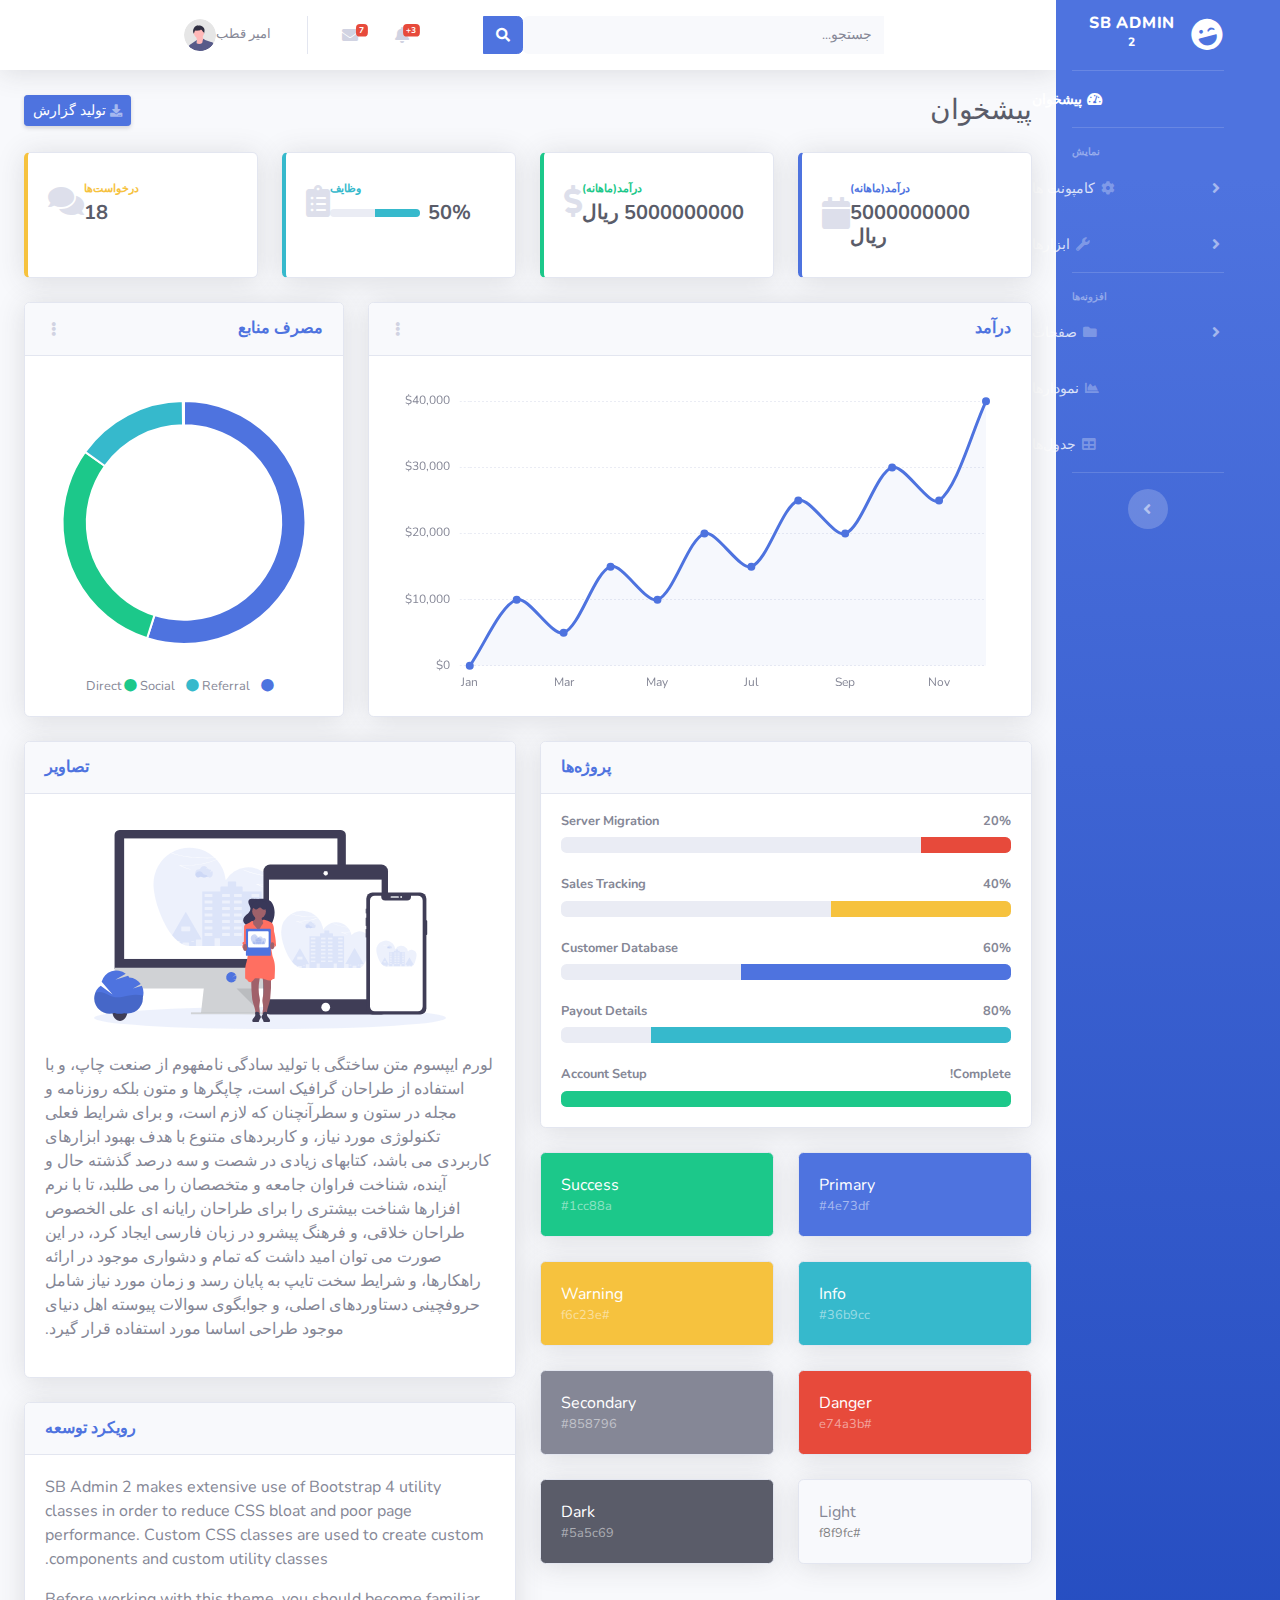
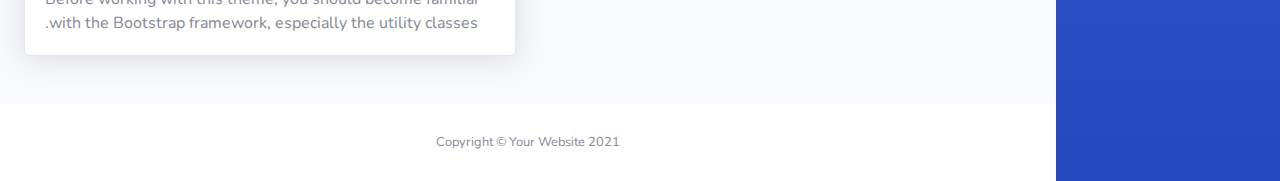
<file: index.html>
<!DOCTYPE html>
<html lang="en">

<head>

    <meta charset="utf-8">
    <meta http-equiv="X-UA-Compatible" content="IE=edge">
    <meta name="viewport" content="width=device-width, initial-scale=1, shrink-to-fit=no">
    <meta name="description" content="">
    <meta name="author" content="">

    <title>SB Admin 2 - Dashboard</title>

    <!-- Custom fonts for this template-->
    <link href="vendor/fontawesome-free/css/all.min.css" rel="stylesheet" type="text/css">
    <link
        href="https://fonts.googleapis.com/css?family=Nunito:200,200i,300,300i,400,400i,600,600i,700,700i,800,800i,900,900i"
        rel="stylesheet">

    <!-- Custom styles for this template-->
    <link href="css/sb-admin-2.css" rel="stylesheet">

</head>

<body id="page-top" dir="rtl">

    <!-- Page Wrapper -->
    <div id="wrapper">

        <!-- Sidebar -->
        <ul class="navbar-nav bg-gradient-primary sidebar sidebar-dark accordion" id="accordionSidebar">

            <!-- Sidebar - Brand -->
            <a class="sidebar-brand d-flex align-items-center justify-content-center" href="index.html">
                <div class="sidebar-brand-icon rotate-n-15">
                    <i class="fas fa-laugh-wink"></i>
                </div>
                <div class="sidebar-brand-text mx-3">SB Admin <sup>2</sup></div>
            </a>

            <!-- Divider -->
            <hr class="sidebar-divider my-0">

            <!-- Nav Item - Dashboard -->
            <li class="nav-item active">
                <a class="nav-link" href="index.html">
                    <i class="fas fa-fw fa-tachometer-alt"></i>
                    <span>پیشخوان</span></a>
            </li>

            <!-- Divider -->
            <hr class="sidebar-divider">

            <!-- Heading -->
            <div class="sidebar-heading">
                نمایش
            </div>

            <!-- Nav Item - Pages Collapse Menu -->
            <li class="nav-item">
                <a class="nav-link collapsed" href="#" data-toggle="collapse" data-target="#collapseTwo"
                    aria-expanded="true" aria-controls="collapseTwo">
                    <i class="fas fa-fw fa-cog"></i>
                    <span>کامپونت ها</span>
                </a>
                <div id="collapseTwo" class="collapse" aria-labelledby="headingTwo" data-parent="#accordionSidebar">
                    <div class="bg-white py-2 collapse-inner rounded">
                        <h6 class="collapse-header">کامپوننت‌های سفارشی:</h6>
                        <a class="collapse-item" href="buttons.html">دکمه‌ها</a>
                        <a class="collapse-item" href="cards.html">کاردها</a>
                    </div>
                </div>
            </li>

            <!-- Nav Item - Utilities Collapse Menu -->
            <li class="nav-item">
                <a class="nav-link collapsed" href="#" data-toggle="collapse" data-target="#collapseUtilities"
                    aria-expanded="true" aria-controls="collapseUtilities">
                    <i class="fas fa-fw fa-wrench"></i>
                    <span>ابزارها</span>
                </a>
                <div id="collapseUtilities" class="collapse" aria-labelledby="headingUtilities"
                    data-parent="#accordionSidebar">
                    <div class="bg-white py-2 collapse-inner rounded">
                        <h6 class="collapse-header">ابزارهای سفارشی:</h6>
                        <a class="collapse-item" href="utilities-color.html">رنگ‌ها</a>
                        <a class="collapse-item" href="utilities-border.html">حاشیه‌ها</a>
                        <a class="collapse-item" href="utilities-animation.html">انیمیشن‌ها</a>
                        <a class="collapse-item" href="utilities-other.html">دیگر</a>
                    </div>
                </div>
            </li>

            <!-- Divider -->
            <hr class="sidebar-divider">

            <!-- Heading -->
            <div class="sidebar-heading">
                افزونه‌ها
            </div>

            <!-- Nav Item - Pages Collapse Menu -->
            <li class="nav-item">
                <a class="nav-link collapsed" href="#" data-toggle="collapse" data-target="#collapsePages"
                    aria-expanded="true" aria-controls="collapsePages">
                    <i class="fas fa-fw fa-folder"></i>
                    <span>صفحات</span>
                </a>
                <div id="collapsePages" class="collapse" aria-labelledby="headingPages" data-parent="#accordionSidebar">
                    <div class="bg-white py-2 collapse-inner rounded">
                        <h6 class="collapse-header">صفحات ورود:</h6>
                        <a class="collapse-item" href="login.html">ورود</a>
                        <a class="collapse-item" href="register.html">ثبت نام</a>
                        <a class="collapse-item" href="forgot-password.html">فراموشی رمز عبور</a>
                        <div class="collapse-divider"></div>
                        <h6 class="collapse-header">صفحات دیگر:</h6>
                        <a class="collapse-item" href="404.html">404 صفحه</a>
                        <a class="collapse-item" href="blank.html">صفحه خالی</a>
                    </div>
                </div>
            </li>

            <!-- Nav Item - Charts -->
            <li class="nav-item">
                <a class="nav-link" href="charts.html">
                    <i class="fas fa-fw fa-chart-area"></i>
                    <span>نمودار‌ها</span></a>
            </li>

            <!-- Nav Item - Tables -->
            <li class="nav-item">
                <a class="nav-link" href="tables.html">
                    <i class="fas fa-fw fa-table"></i>
                    <span>جدول‌ها</span></a>
            </li>

            <!-- Divider -->
            <hr class="sidebar-divider d-none d-md-block">

            <!-- Sidebar Toggler (Sidebar) -->
            <div class="text-center d-none d-md-inline">
                <button class="rounded-circle border-0" id="sidebarToggle"></button>
            </div>
        </ul>
        <!-- End of Sidebar -->

        <!-- Content Wrapper -->
        <div id="content-wrapper" class="d-flex flex-column">

            <!-- Main Content -->
            <div id="content">

                <!-- Topbar -->
                <nav class="navbar navbar-expand navbar-light bg-white topbar mb-4 static-top shadow">

                    <!-- Sidebar Toggle (Topbar) -->
                    <button id="sidebarToggleTop" class="btn btn-link d-md-none rounded-circle mr-3">
                        <i class="fa fa-bars"></i>
                    </button>

                    <!-- Topbar Search -->
                    <form
                        class="d-none d-sm-inline-block form-inline mr-auto ml-md-3 my-2 my-md-0 mw-100 navbar-search">
                        <div class="input-group">
                            <input type="text" class="form-control bg-light border-0 small" placeholder="جستجو..."
                                aria-label="Search" aria-describedby="basic-addon2">
                            <div class="input-group-append">
                                <button class="btn btn-primary" type="button">
                                    <i class="fas fa-search fa-sm"></i>
                                </button>
                            </div>
                        </div>
                    </form>

                    <!-- Topbar Navbar -->
                    <ul class="navbar-nav ml-auto">

                        <!-- Nav Item - Search Dropdown (Visible Only XS) -->
                        <li class="nav-item dropdown no-arrow d-sm-none">
                            <a class="nav-link dropdown-toggle" href="#" id="searchDropdown" role="button"
                                data-toggle="dropdown" aria-haspopup="true" aria-expanded="false">
                                <i class="fas fa-search fa-fw"></i>
                            </a>
                            <!-- Dropdown - Messages -->
                            <div class="dropdown-menu dropdown-menu-right p-3 shadow animated--grow-in"
                                aria-labelledby="searchDropdown">
                                <form class="form-inline mr-auto w-100 navbar-search">
                                    <div class="input-group">
                                        <input type="text" class="form-control bg-light border-0 small"
                                            placeholder="جستجو..." aria-label="Search"
                                            aria-describedby="basic-addon2">
                                        <div class="input-group-append">
                                            <button class="btn btn-primary" type="button">
                                                <i class="fas fa-search fa-sm"></i>
                                            </button>
                                        </div>
                                    </div>
                                </form>
                            </div>
                        </li>

                        <!-- Nav Item - Alerts -->
                        <li class="nav-item dropdown no-arrow mx-1">
                            <a class="nav-link dropdown-toggle" href="#" id="alertsDropdown" role="button"
                                data-toggle="dropdown" aria-haspopup="true" aria-expanded="false">
                                <i class="fas fa-bell fa-fw"></i>
                                <!-- Counter - Alerts -->
                                <span class="badge badge-danger badge-counter">3+</span>
                            </a>
                            <!-- Dropdown - Alerts -->
                            <div class="dropdown-list dropdown-menu dropdown-menu-right shadow animated--grow-in"
                                aria-labelledby="alertsDropdown">
                                <h6 class="dropdown-header">
                                    اعلانات
                                </h6>
                                <a class="dropdown-item d-flex align-items-center" href="#">
                                    <div class="mr-3">
                                        <div class="icon-circle bg-primary">
                                            <i class="fas fa-file-alt text-white"></i>
                                        </div>
                                    </div>
                                    <div>
                                        <div class="small text-gray-500">۱۲ فروردین ۱۴۰۰</div>
                                        <span class="font-weight-bold">یک اعلان جدید</span>
                                    </div>
                                </a>
                                <a class="dropdown-item d-flex align-items-center" href="#">
                                    <div class="mr-3">
                                        <div class="icon-circle bg-success">
                                            <i class="fas fa-donate text-white"></i>
                                        </div>
                                    </div>
                                    <div>
                                      <div class="small text-gray-500">۱۲ فروردین ۱۴۰۰</div>
                                      <span class="font-weight-bold">یک اعلان جدید</span>
                                    </div>
                                </a>
                                <a class="dropdown-item d-flex align-items-center" href="#">
                                    <div class="mr-3">
                                        <div class="icon-circle bg-warning">
                                            <i class="fas fa-exclamation-triangle text-white"></i>
                                        </div>
                                    </div>
                                    <div>
                                      <div class="small text-gray-500">۱۲ فروردین ۱۴۰۰</div>
                                        متن اعلان
                                    </div>
                                </a>
                                <a class="dropdown-item text-center small text-gray-500" href="#">نمایش همه اعلان‌ها</a>
                            </div>
                        </li>

                        <!-- Nav Item - Messages -->
                        <li class="nav-item dropdown no-arrow mx-1">
                            <a class="nav-link dropdown-toggle" href="#" id="messagesDropdown" role="button"
                                data-toggle="dropdown" aria-haspopup="true" aria-expanded="false">
                                <i class="fas fa-envelope fa-fw"></i>
                                <!-- Counter - Messages -->
                                <span class="badge badge-danger badge-counter">7</span>
                            </a>
                            <!-- Dropdown - Messages -->
                            <div class="dropdown-list dropdown-menu dropdown-menu-right shadow animated--grow-in"
                                aria-labelledby="messagesDropdown">
                                <h6 class="dropdown-header">
                                    صندوق پیام‌ها
                                </h6>
                                <a class="dropdown-item d-flex align-items-center" href="#">
                                    <div class="dropdown-list-image mr-3">
                                        <img class="rounded-circle" src="img/undraw_profile_1.svg"
                                            alt="...">
                                        <div class="status-indicator bg-success"></div>
                                    </div>
                                    <div class="font-weight-bold">
                                        <div class="text-truncate">سلام خوبی؟</div>
                                        <div class="small text-gray-500">سارا · 58m</div>
                                    </div>
                                </a>
                                <a class="dropdown-item d-flex align-items-center" href="#">
                                    <div class="dropdown-list-image mr-3">
                                        <img class="rounded-circle" src="img/undraw_profile_2.svg"
                                            alt="...">
                                        <div class="status-indicator"></div>
                                    </div>
                                    <div>
                                        <div class="text-truncate">ممنون</div>
                                        <div class="small text-gray-500">امیر · 1d</div>
                                    </div>
                                </a>
                                <a class="dropdown-item text-center small text-gray-500" href="#">خواندن همه‌ی پیام‌ها</a>
                            </div>
                        </li>

                        <div class="topbar-divider d-none d-sm-block"></div>

                        <!-- Nav Item - User Information -->
                        <li class="nav-item dropdown no-arrow">
                            <a class="nav-link dropdown-toggle" href="#" id="userDropdown" role="button"
                                data-toggle="dropdown" aria-haspopup="true" aria-expanded="false">
                                <span class="mr-2 d-none d-lg-inline text-gray-600 small">امیر قطب</span>
                                <img class="img-profile rounded-circle"
                                    src="img/undraw_profile.svg">
                            </a>
                            <!-- Dropdown - User Information -->
                            <div class="dropdown-menu dropdown-menu-right shadow animated--grow-in"
                                aria-labelledby="userDropdown">
                                <a class="dropdown-item" href="#">
                                    <i class="fas fa-user fa-sm fa-fw mr-2 text-gray-400"></i>
                                    پروفایل
                                </a>
                                <a class="dropdown-item" href="#">
                                    <i class="fas fa-cogs fa-sm fa-fw mr-2 text-gray-400"></i>
                                    تنظیمات
                                </a>
                                <a class="dropdown-item" href="#">
                                    <i class="fas fa-list fa-sm fa-fw mr-2 text-gray-400"></i>
                                    گزارش فعالیت‌ها
                                </a>
                                <div class="dropdown-divider"></div>
                                <a class="dropdown-item" href="#" data-toggle="modal" data-target="#logoutModal">
                                    <i class="fas fa-sign-out-alt fa-sm fa-fw mr-2 text-gray-400"></i>
                                    خروج
                                </a>
                            </div>
                        </li>

                    </ul>

                </nav>
                <!-- End of Topbar -->

                <!-- Begin Page Content -->
                <div class="container-fluid">

                    <!-- Page Heading -->
                    <div class="d-sm-flex align-items-center justify-content-between mb-4">
                        <h1 class="h3 mb-0 text-gray-800">پیشخوان</h1>
                        <a href="#" class="d-none d-sm-inline-block btn btn-sm btn-primary shadow-sm"><i
                                class="fas fa-download fa-sm text-white-50"></i> تولید گزارش</a>
                    </div>

                    <!-- Content Row -->
                    <div class="row">

                        <!-- Earnings (Monthly) Card Example -->
                        <div class="col-xl-3 col-md-6 mb-4">
                            <div class="card border-left-primary shadow h-100 py-2">
                                <div class="card-body">
                                    <div class="row no-gutters align-items-center">
                                        <div class="col mr-2">
                                            <div class="text-xs font-weight-bold text-primary text-uppercase mb-1">
                                              درآمد(ماهانه)</div>
                                            <div class="h5 mb-0 font-weight-bold text-gray-800">5000000000 ریال</div>
                                        </div>
                                        <div class="col-auto">
                                            <i class="fas fa-calendar fa-2x text-gray-300"></i>
                                        </div>
                                    </div>
                                </div>
                            </div>
                        </div>

                        <!-- Earnings (Monthly) Card Example -->
                        <div class="col-xl-3 col-md-6 mb-4">
                            <div class="card border-left-success shadow h-100 py-2">
                                <div class="card-body">
                                    <div class="row no-gutters align-items-center">
                                        <div class="col mr-2">
                                            <div class="text-xs font-weight-bold text-success text-uppercase mb-1">
                                                درآمد(ماهانه)</div>
                                            <div class="h5 mb-0 font-weight-bold text-gray-800">5000000000 ریال</div>
                                        </div>
                                        <div class="col-auto">
                                            <i class="fas fa-dollar-sign fa-2x text-gray-300"></i>
                                        </div>
                                    </div>
                                </div>
                            </div>
                        </div>

                        <!-- Earnings (Monthly) Card Example -->
                        <div class="col-xl-3 col-md-6 mb-4">
                            <div class="card border-left-info shadow h-100 py-2">
                                <div class="card-body">
                                    <div class="row no-gutters align-items-center">
                                        <div class="col mr-2">
                                            <div class="text-xs font-weight-bold text-info text-uppercase mb-1">وظایف
                                            </div>
                                            <div class="row no-gutters align-items-center">
                                                <div class="col-auto">
                                                    <div class="h5 mb-0 mr-3 font-weight-bold text-gray-800">50%</div>
                                                </div>
                                                <div class="col">
                                                    <div class="progress progress-sm mr-2">
                                                        <div class="progress-bar bg-info" role="progressbar"
                                                            style="width: 50%" aria-valuenow="50" aria-valuemin="0"
                                                            aria-valuemax="100"></div>
                                                    </div>
                                                </div>
                                            </div>
                                        </div>
                                        <div class="col-auto">
                                            <i class="fas fa-clipboard-list fa-2x text-gray-300"></i>
                                        </div>
                                    </div>
                                </div>
                            </div>
                        </div>

                        <!-- Pending Requests Card Example -->
                        <div class="col-xl-3 col-md-6 mb-4">
                            <div class="card border-left-warning shadow h-100 py-2">
                                <div class="card-body">
                                    <div class="row no-gutters align-items-center">
                                        <div class="col mr-2">
                                            <div class="text-xs font-weight-bold text-warning text-uppercase mb-1">
                                                درخواست‌ها</div>
                                            <div class="h5 mb-0 font-weight-bold text-gray-800">18</div>
                                        </div>
                                        <div class="col-auto">
                                            <i class="fas fa-comments fa-2x text-gray-300"></i>
                                        </div>
                                    </div>
                                </div>
                            </div>
                        </div>
                    </div>

                    <!-- Content Row -->

                    <div class="row">

                        <!-- Area Chart -->
                        <div class="col-xl-8 col-lg-7">
                            <div class="card shadow mb-4">
                                <!-- Card Header - Dropdown -->
                                <div
                                    class="card-header py-3 d-flex flex-row align-items-center justify-content-between">
                                    <h6 class="m-0 font-weight-bold text-primary">درآمد</h6>
                                    <div class="dropdown no-arrow">
                                        <a class="dropdown-toggle" href="#" role="button" id="dropdownMenuLink"
                                            data-toggle="dropdown" aria-haspopup="true" aria-expanded="false">
                                            <i class="fas fa-ellipsis-v fa-sm fa-fw text-gray-400"></i>
                                        </a>
                                        <div class="dropdown-menu dropdown-menu-right shadow animated--fade-in"
                                            aria-labelledby="dropdownMenuLink">
                                            <div class="dropdown-header">Dropdown Header:</div>
                                            <a class="dropdown-item" href="#">Action</a>
                                            <a class="dropdown-item" href="#">Another action</a>
                                            <div class="dropdown-divider"></div>
                                            <a class="dropdown-item" href="#">Something else here</a>
                                        </div>
                                    </div>
                                </div>
                                <!-- Card Body -->
                                <div class="card-body">
                                    <div class="chart-area">
                                        <canvas id="myAreaChart"></canvas>
                                    </div>
                                </div>
                            </div>
                        </div>

                        <!-- Pie Chart -->
                        <div class="col-xl-4 col-lg-5">
                            <div class="card shadow mb-4">
                                <!-- Card Header - Dropdown -->
                                <div
                                    class="card-header py-3 d-flex flex-row align-items-center justify-content-between">
                                    <h6 class="m-0 font-weight-bold text-primary">مصرف منابع</h6>
                                    <div class="dropdown no-arrow">
                                        <a class="dropdown-toggle" href="#" role="button" id="dropdownMenuLink"
                                            data-toggle="dropdown" aria-haspopup="true" aria-expanded="false">
                                            <i class="fas fa-ellipsis-v fa-sm fa-fw text-gray-400"></i>
                                        </a>
                                        <div class="dropdown-menu dropdown-menu-right shadow animated--fade-in"
                                            aria-labelledby="dropdownMenuLink">
                                            <div class="dropdown-header">Dropdown Header:</div>
                                            <a class="dropdown-item" href="#">Action</a>
                                            <a class="dropdown-item" href="#">Another action</a>
                                            <div class="dropdown-divider"></div>
                                            <a class="dropdown-item" href="#">Something else here</a>
                                        </div>
                                    </div>
                                </div>
                                <!-- Card Body -->
                                <div class="card-body">
                                    <div class="chart-pie pt-4 pb-2">
                                        <canvas id="myPieChart"></canvas>
                                    </div>
                                    <div class="mt-4 text-center small">
                                        <span class="mr-2">
                                            <i class="fas fa-circle text-primary"></i> Direct
                                        </span>
                                        <span class="mr-2">
                                            <i class="fas fa-circle text-success"></i> Social
                                        </span>
                                        <span class="mr-2">
                                            <i class="fas fa-circle text-info"></i> Referral
                                        </span>
                                    </div>
                                </div>
                            </div>
                        </div>
                    </div>

                    <!-- Content Row -->
                    <div class="row">

                        <!-- Content Column -->
                        <div class="col-lg-6 mb-4">

                            <!-- Project Card Example -->
                            <div class="card shadow mb-4">
                                <div class="card-header py-3">
                                    <h6 class="m-0 font-weight-bold text-primary">پروژه‌ها</h6>
                                </div>
                                <div class="card-body">
                                    <h4 class="small font-weight-bold">Server Migration <span
                                            class="float-right">20%</span></h4>
                                    <div class="progress mb-4">
                                        <div class="progress-bar bg-danger" role="progressbar" style="width: 20%"
                                            aria-valuenow="20" aria-valuemin="0" aria-valuemax="100"></div>
                                    </div>
                                    <h4 class="small font-weight-bold">Sales Tracking <span
                                            class="float-right">40%</span></h4>
                                    <div class="progress mb-4">
                                        <div class="progress-bar bg-warning" role="progressbar" style="width: 40%"
                                            aria-valuenow="40" aria-valuemin="0" aria-valuemax="100"></div>
                                    </div>
                                    <h4 class="small font-weight-bold">Customer Database <span
                                            class="float-right">60%</span></h4>
                                    <div class="progress mb-4">
                                        <div class="progress-bar" role="progressbar" style="width: 60%"
                                            aria-valuenow="60" aria-valuemin="0" aria-valuemax="100"></div>
                                    </div>
                                    <h4 class="small font-weight-bold">Payout Details <span
                                            class="float-right">80%</span></h4>
                                    <div class="progress mb-4">
                                        <div class="progress-bar bg-info" role="progressbar" style="width: 80%"
                                            aria-valuenow="80" aria-valuemin="0" aria-valuemax="100"></div>
                                    </div>
                                    <h4 class="small font-weight-bold">Account Setup <span
                                            class="float-right">Complete!</span></h4>
                                    <div class="progress">
                                        <div class="progress-bar bg-success" role="progressbar" style="width: 100%"
                                            aria-valuenow="100" aria-valuemin="0" aria-valuemax="100"></div>
                                    </div>
                                </div>
                            </div>

                            <!-- Color System -->
                            <div class="row">
                                <div class="col-lg-6 mb-4">
                                    <div class="card bg-primary text-white shadow">
                                        <div class="card-body">
                                            Primary
                                            <div class="text-white-50 small">#4e73df</div>
                                        </div>
                                    </div>
                                </div>
                                <div class="col-lg-6 mb-4">
                                    <div class="card bg-success text-white shadow">
                                        <div class="card-body">
                                            Success
                                            <div class="text-white-50 small">#1cc88a</div>
                                        </div>
                                    </div>
                                </div>
                                <div class="col-lg-6 mb-4">
                                    <div class="card bg-info text-white shadow">
                                        <div class="card-body">
                                            Info
                                            <div class="text-white-50 small">#36b9cc</div>
                                        </div>
                                    </div>
                                </div>
                                <div class="col-lg-6 mb-4">
                                    <div class="card bg-warning text-white shadow">
                                        <div class="card-body">
                                            Warning
                                            <div class="text-white-50 small">#f6c23e</div>
                                        </div>
                                    </div>
                                </div>
                                <div class="col-lg-6 mb-4">
                                    <div class="card bg-danger text-white shadow">
                                        <div class="card-body">
                                            Danger
                                            <div class="text-white-50 small">#e74a3b</div>
                                        </div>
                                    </div>
                                </div>
                                <div class="col-lg-6 mb-4">
                                    <div class="card bg-secondary text-white shadow">
                                        <div class="card-body">
                                            Secondary
                                            <div class="text-white-50 small">#858796</div>
                                        </div>
                                    </div>
                                </div>
                                <div class="col-lg-6 mb-4">
                                    <div class="card bg-light text-black shadow">
                                        <div class="card-body">
                                            Light
                                            <div class="text-black-50 small">#f8f9fc</div>
                                        </div>
                                    </div>
                                </div>
                                <div class="col-lg-6 mb-4">
                                    <div class="card bg-dark text-white shadow">
                                        <div class="card-body">
                                            Dark
                                            <div class="text-white-50 small">#5a5c69</div>
                                        </div>
                                    </div>
                                </div>
                            </div>

                        </div>

                        <div class="col-lg-6 mb-4">

                            <!-- Illustrations -->
                            <div class="card shadow mb-4">
                                <div class="card-header py-3">
                                    <h6 class="m-0 font-weight-bold text-primary">تصاویر</h6>
                                </div>
                                <div class="card-body">
                                    <div class="text-center">
                                        <img class="img-fluid px-3 px-sm-4 mt-3 mb-4" style="width: 25rem;"
                                            src="img/undraw_posting_photo.svg" alt="...">
                                    </div>
                                    <p>لورم ایپسوم متن ساختگی با تولید سادگی نامفهوم از صنعت چاپ، و با استفاده از طراحان گرافیک است، چاپگرها و متون بلکه روزنامه و مجله در ستون و سطرآنچنان که لازم است، و برای شرایط فعلی تکنولوژی مورد نیاز، و کاربردهای متنوع با هدف بهبود ابزارهای کاربردی می باشد، کتابهای زیادی در شصت و سه درصد گذشته حال و آینده، شناخت فراوان جامعه و متخصصان را می طلبد، تا با نرم افزارها شناخت بیشتری را برای طراحان رایانه ای علی الخصوص طراحان خلاقی، و فرهنگ پیشرو در زبان فارسی ایجاد کرد، در این صورت می توان امید داشت که تمام و دشواری موجود در ارائه راهکارها، و شرایط سخت تایپ به پایان رسد و زمان مورد نیاز شامل حروفچینی دستاوردهای اصلی، و جوابگوی سوالات پیوسته اهل دنیای موجود طراحی اساسا مورد استفاده قرار گیرد.</p>

                                </div>
                            </div>

                            <!-- Approach -->
                            <div class="card shadow mb-4">
                                <div class="card-header py-3">
                                    <h6 class="m-0 font-weight-bold text-primary">رویکرد توسعه</h6>
                                </div>
                                <div class="card-body">
                                    <p>SB Admin 2 makes extensive use of Bootstrap 4 utility classes in order to reduce
                                        CSS bloat and poor page performance. Custom CSS classes are used to create
                                        custom components and custom utility classes.</p>
                                    <p class="mb-0">Before working with this theme, you should become familiar with the
                                        Bootstrap framework, especially the utility classes.</p>
                                </div>
                            </div>

                        </div>
                    </div>

                </div>
                <!-- /.container-fluid -->

            </div>
            <!-- End of Main Content -->

            <!-- Footer -->
            <footer class="sticky-footer bg-white">
                <div class="container my-auto">
                    <div class="copyright text-center my-auto">
                        <span>Copyright &copy; Your Website 2021</span>
                    </div>
                </div>
            </footer>
            <!-- End of Footer -->

        </div>
        <!-- End of Content Wrapper -->

    </div>
    <!-- End of Page Wrapper -->

    <!-- Scroll to Top Button-->
    <a class="scroll-to-top rounded" href="#page-top">
        <i class="fas fa-angle-up"></i>
    </a>

    <!-- Logout Modal-->
    <div class="modal fade" id="logoutModal" tabindex="-1" role="dialog" aria-labelledby="exampleModalLabel"
        aria-hidden="true">
        <div class="modal-dialog" role="document">
            <div class="modal-content">
                <div class="modal-header">
                    <h5 class="modal-title" id="exampleModalLabel">برای خروج اطمینان دارید؟</h5>
                    <button class="close" type="button" data-dismiss="modal" aria-label="Close">
                        <span aria-hidden="true">×</span>
                    </button>
                </div>
                <div class="modal-body">برای خروج از حساب کاربری دکمه خروج را کلیک کنید</div>
                <div class="modal-footer">
                    <button class="btn btn-secondary" type="button" data-dismiss="modal">انصراف</button>
                    <a class="btn btn-primary" href="login.html">خروج</a>
                </div>
            </div>
        </div>
    </div>

    <!-- Bootstrap core JavaScript-->
    <script src="vendor/jquery/jquery.min.js"></script>
    <script src="vendor/bootstrap/js/bootstrap.bundle.min.js"></script>

    <!-- Core plugin JavaScript-->
    <script src="vendor/jquery-easing/jquery.easing.min.js"></script>

    <!-- Custom scripts for all pages-->
    <script src="js/sb-admin-2.min.js"></script>

    <!-- Page level plugins -->
    <script src="vendor/chart.js/Chart.min.js"></script>

    <!-- Page level custom scripts -->
    <script src="js/demo/chart-area-demo.js"></script>
    <script src="js/demo/chart-pie-demo.js"></script>

</body>

</html>
</file>
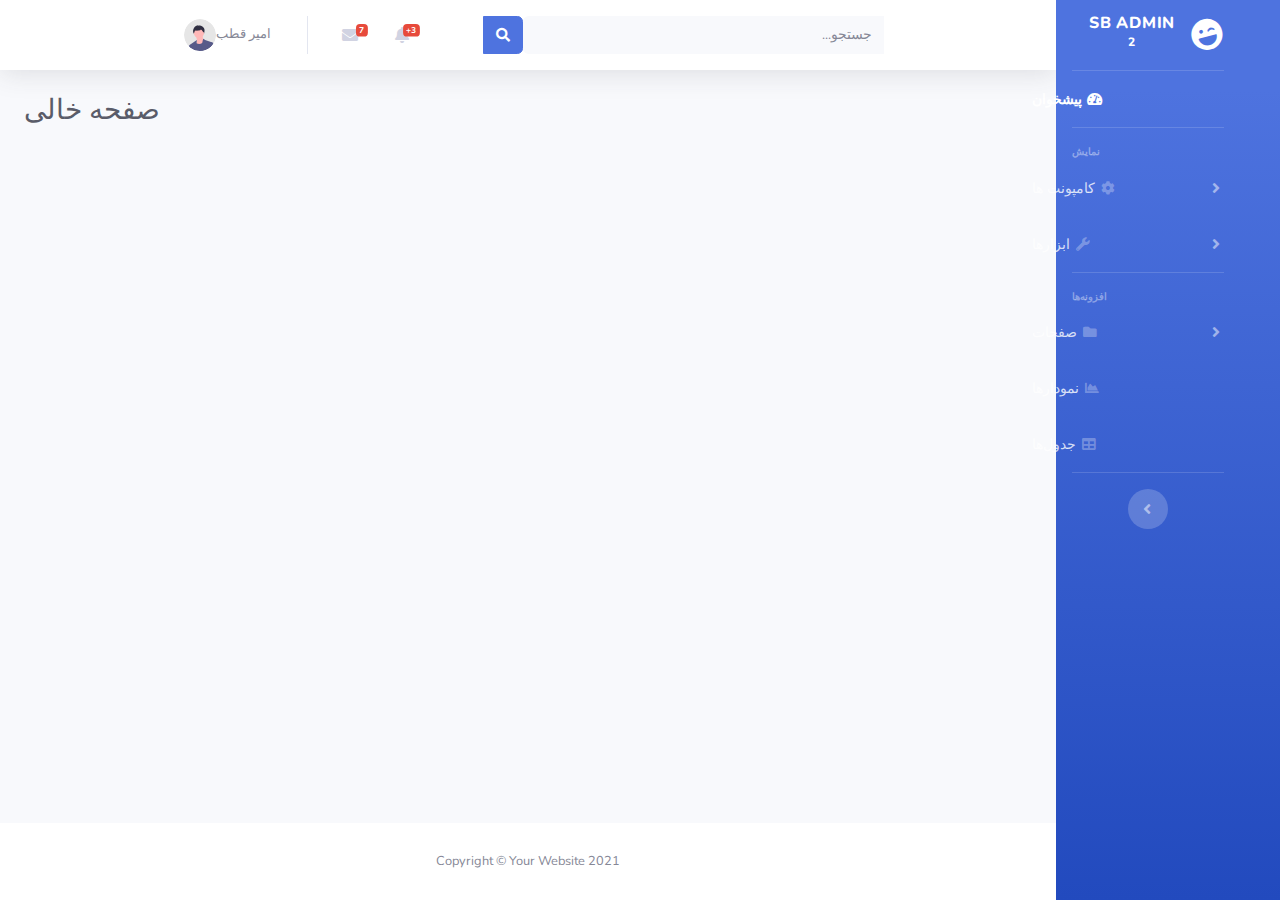
<file: blank.html>
<!DOCTYPE html>
<html lang="en">

<head>

    <meta charset="utf-8">
    <meta http-equiv="X-UA-Compatible" content="IE=edge">
    <meta name="viewport" content="width=device-width, initial-scale=1, shrink-to-fit=no">
    <meta name="description" content="">
    <meta name="author" content="">

    <title>SB Admin 2 - Dashboard</title>

    <!-- Custom fonts for this template-->
    <link href="vendor/fontawesome-free/css/all.min.css" rel="stylesheet" type="text/css">
    <link
        href="https://fonts.googleapis.com/css?family=Nunito:200,200i,300,300i,400,400i,600,600i,700,700i,800,800i,900,900i"
        rel="stylesheet">

    <!-- Custom styles for this template-->
    <link href="css/sb-admin-2.css" rel="stylesheet">

</head>

<body id="page-top" dir="rtl">

    <!-- Page Wrapper -->
    <div id="wrapper">

        <!-- Sidebar -->
        <ul class="navbar-nav bg-gradient-primary sidebar sidebar-dark accordion" id="accordionSidebar">

            <!-- Sidebar - Brand -->
            <a class="sidebar-brand d-flex align-items-center justify-content-center" href="index.html">
                <div class="sidebar-brand-icon rotate-n-15">
                    <i class="fas fa-laugh-wink"></i>
                </div>
                <div class="sidebar-brand-text mx-3">SB Admin <sup>2</sup></div>
            </a>

            <!-- Divider -->
            <hr class="sidebar-divider my-0">

            <!-- Nav Item - Dashboard -->
            <li class="nav-item active">
                <a class="nav-link" href="index.html">
                    <i class="fas fa-fw fa-tachometer-alt"></i>
                    <span>پیشخوان</span></a>
            </li>

            <!-- Divider -->
            <hr class="sidebar-divider">

            <!-- Heading -->
            <div class="sidebar-heading">
                نمایش
            </div>

            <!-- Nav Item - Pages Collapse Menu -->
            <li class="nav-item">
                <a class="nav-link collapsed" href="#" data-toggle="collapse" data-target="#collapseTwo"
                    aria-expanded="true" aria-controls="collapseTwo">
                    <i class="fas fa-fw fa-cog"></i>
                    <span>کامپونت ها</span>
                </a>
                <div id="collapseTwo" class="collapse" aria-labelledby="headingTwo" data-parent="#accordionSidebar">
                    <div class="bg-white py-2 collapse-inner rounded">
                        <h6 class="collapse-header">کامپوننت‌های سفارشی:</h6>
                        <a class="collapse-item" href="buttons.html">دکمه‌ها</a>
                        <a class="collapse-item" href="cards.html">کاردها</a>
                    </div>
                </div>
            </li>

            <!-- Nav Item - Utilities Collapse Menu -->
            <li class="nav-item">
                <a class="nav-link collapsed" href="#" data-toggle="collapse" data-target="#collapseUtilities"
                    aria-expanded="true" aria-controls="collapseUtilities">
                    <i class="fas fa-fw fa-wrench"></i>
                    <span>ابزارها</span>
                </a>
                <div id="collapseUtilities" class="collapse" aria-labelledby="headingUtilities"
                    data-parent="#accordionSidebar">
                    <div class="bg-white py-2 collapse-inner rounded">
                        <h6 class="collapse-header">ابزارهای سفارشی:</h6>
                        <a class="collapse-item" href="utilities-color.html">رنگ‌ها</a>
                        <a class="collapse-item" href="utilities-border.html">حاشیه‌ها</a>
                        <a class="collapse-item" href="utilities-animation.html">انیمیشن‌ها</a>
                        <a class="collapse-item" href="utilities-other.html">دیگر</a>
                    </div>
                </div>
            </li>

            <!-- Divider -->
            <hr class="sidebar-divider">

            <!-- Heading -->
            <div class="sidebar-heading">
                افزونه‌ها
            </div>

            <!-- Nav Item - Pages Collapse Menu -->
            <li class="nav-item">
                <a class="nav-link collapsed" href="#" data-toggle="collapse" data-target="#collapsePages"
                    aria-expanded="true" aria-controls="collapsePages">
                    <i class="fas fa-fw fa-folder"></i>
                    <span>صفحات</span>
                </a>
                <div id="collapsePages" class="collapse" aria-labelledby="headingPages" data-parent="#accordionSidebar">
                    <div class="bg-white py-2 collapse-inner rounded">
                        <h6 class="collapse-header">صفحات ورود:</h6>
                        <a class="collapse-item" href="login.html">ورود</a>
                        <a class="collapse-item" href="register.html">ثبت نام</a>
                        <a class="collapse-item" href="forgot-password.html">فراموشی رمز عبور</a>
                        <div class="collapse-divider"></div>
                        <h6 class="collapse-header">صفحات دیگر:</h6>
                        <a class="collapse-item" href="404.html">404 صفحه</a>
                        <a class="collapse-item" href="blank.html">صفحه خالی</a>
                    </div>
                </div>
            </li>

            <!-- Nav Item - Charts -->
            <li class="nav-item">
                <a class="nav-link" href="charts.html">
                    <i class="fas fa-fw fa-chart-area"></i>
                    <span>نمودار‌ها</span></a>
            </li>

            <!-- Nav Item - Tables -->
            <li class="nav-item">
                <a class="nav-link" href="tables.html">
                    <i class="fas fa-fw fa-table"></i>
                    <span>جدول‌ها</span></a>
            </li>

            <!-- Divider -->
            <hr class="sidebar-divider d-none d-md-block">

            <!-- Sidebar Toggler (Sidebar) -->
            <div class="text-center d-none d-md-inline">
                <button class="rounded-circle border-0" id="sidebarToggle"></button>
            </div>
        </ul>
        <!-- End of Sidebar -->

        <!-- Content Wrapper -->
        <div id="content-wrapper" class="d-flex flex-column">

            <!-- Main Content -->
            <div id="content">

                <!-- Topbar -->
                <nav class="navbar navbar-expand navbar-light bg-white topbar mb-4 static-top shadow">

                    <!-- Sidebar Toggle (Topbar) -->
                    <button id="sidebarToggleTop" class="btn btn-link d-md-none rounded-circle mr-3">
                        <i class="fa fa-bars"></i>
                    </button>

                    <!-- Topbar Search -->
                    <form
                        class="d-none d-sm-inline-block form-inline mr-auto ml-md-3 my-2 my-md-0 mw-100 navbar-search">
                        <div class="input-group">
                            <input type="text" class="form-control bg-light border-0 small" placeholder="جستجو..."
                                aria-label="Search" aria-describedby="basic-addon2">
                            <div class="input-group-append">
                                <button class="btn btn-primary" type="button">
                                    <i class="fas fa-search fa-sm"></i>
                                </button>
                            </div>
                        </div>
                    </form>

                    <!-- Topbar Navbar -->
                    <ul class="navbar-nav ml-auto">

                        <!-- Nav Item - Search Dropdown (Visible Only XS) -->
                        <li class="nav-item dropdown no-arrow d-sm-none">
                            <a class="nav-link dropdown-toggle" href="#" id="searchDropdown" role="button"
                                data-toggle="dropdown" aria-haspopup="true" aria-expanded="false">
                                <i class="fas fa-search fa-fw"></i>
                            </a>
                            <!-- Dropdown - Messages -->
                            <div class="dropdown-menu dropdown-menu-right p-3 shadow animated--grow-in"
                                aria-labelledby="searchDropdown">
                                <form class="form-inline mr-auto w-100 navbar-search">
                                    <div class="input-group">
                                        <input type="text" class="form-control bg-light border-0 small"
                                            placeholder="جستجو..." aria-label="Search"
                                            aria-describedby="basic-addon2">
                                        <div class="input-group-append">
                                            <button class="btn btn-primary" type="button">
                                                <i class="fas fa-search fa-sm"></i>
                                            </button>
                                        </div>
                                    </div>
                                </form>
                            </div>
                        </li>

                        <!-- Nav Item - Alerts -->
                        <li class="nav-item dropdown no-arrow mx-1">
                            <a class="nav-link dropdown-toggle" href="#" id="alertsDropdown" role="button"
                                data-toggle="dropdown" aria-haspopup="true" aria-expanded="false">
                                <i class="fas fa-bell fa-fw"></i>
                                <!-- Counter - Alerts -->
                                <span class="badge badge-danger badge-counter">3+</span>
                            </a>
                            <!-- Dropdown - Alerts -->
                            <div class="dropdown-list dropdown-menu dropdown-menu-right shadow animated--grow-in"
                                aria-labelledby="alertsDropdown">
                                <h6 class="dropdown-header">
                                    اعلانات
                                </h6>
                                <a class="dropdown-item d-flex align-items-center" href="#">
                                    <div class="mr-3">
                                        <div class="icon-circle bg-primary">
                                            <i class="fas fa-file-alt text-white"></i>
                                        </div>
                                    </div>
                                    <div>
                                        <div class="small text-gray-500">۱۲ فروردین ۱۴۰۰</div>
                                        <span class="font-weight-bold">یک اعلان جدید</span>
                                    </div>
                                </a>
                                <a class="dropdown-item d-flex align-items-center" href="#">
                                    <div class="mr-3">
                                        <div class="icon-circle bg-success">
                                            <i class="fas fa-donate text-white"></i>
                                        </div>
                                    </div>
                                    <div>
                                      <div class="small text-gray-500">۱۲ فروردین ۱۴۰۰</div>
                                      <span class="font-weight-bold">یک اعلان جدید</span>
                                    </div>
                                </a>
                                <a class="dropdown-item d-flex align-items-center" href="#">
                                    <div class="mr-3">
                                        <div class="icon-circle bg-warning">
                                            <i class="fas fa-exclamation-triangle text-white"></i>
                                        </div>
                                    </div>
                                    <div>
                                      <div class="small text-gray-500">۱۲ فروردین ۱۴۰۰</div>
                                        متن اعلان
                                    </div>
                                </a>
                                <a class="dropdown-item text-center small text-gray-500" href="#">نمایش همه اعلان‌ها</a>
                            </div>
                        </li>

                        <!-- Nav Item - Messages -->
                        <li class="nav-item dropdown no-arrow mx-1">
                            <a class="nav-link dropdown-toggle" href="#" id="messagesDropdown" role="button"
                                data-toggle="dropdown" aria-haspopup="true" aria-expanded="false">
                                <i class="fas fa-envelope fa-fw"></i>
                                <!-- Counter - Messages -->
                                <span class="badge badge-danger badge-counter">7</span>
                            </a>
                            <!-- Dropdown - Messages -->
                            <div class="dropdown-list dropdown-menu dropdown-menu-right shadow animated--grow-in"
                                aria-labelledby="messagesDropdown">
                                <h6 class="dropdown-header">
                                    صندوق پیام‌ها
                                </h6>
                                <a class="dropdown-item d-flex align-items-center" href="#">
                                    <div class="dropdown-list-image mr-3">
                                        <img class="rounded-circle" src="img/undraw_profile_1.svg"
                                            alt="...">
                                        <div class="status-indicator bg-success"></div>
                                    </div>
                                    <div class="font-weight-bold">
                                        <div class="text-truncate">سلام خوبی؟</div>
                                        <div class="small text-gray-500">سارا · 58m</div>
                                    </div>
                                </a>
                                <a class="dropdown-item d-flex align-items-center" href="#">
                                    <div class="dropdown-list-image mr-3">
                                        <img class="rounded-circle" src="img/undraw_profile_2.svg"
                                            alt="...">
                                        <div class="status-indicator"></div>
                                    </div>
                                    <div>
                                        <div class="text-truncate">ممنون</div>
                                        <div class="small text-gray-500">امیر · 1d</div>
                                    </div>
                                </a>
                                <a class="dropdown-item text-center small text-gray-500" href="#">خواندن همه‌ی پیام‌ها</a>
                            </div>
                        </li>

                        <div class="topbar-divider d-none d-sm-block"></div>

                        <!-- Nav Item - User Information -->
                        <li class="nav-item dropdown no-arrow">
                            <a class="nav-link dropdown-toggle" href="#" id="userDropdown" role="button"
                                data-toggle="dropdown" aria-haspopup="true" aria-expanded="false">
                                <span class="mr-2 d-none d-lg-inline text-gray-600 small">امیر قطب</span>
                                <img class="img-profile rounded-circle"
                                    src="img/undraw_profile.svg">
                            </a>
                            <!-- Dropdown - User Information -->
                            <div class="dropdown-menu dropdown-menu-right shadow animated--grow-in"
                                aria-labelledby="userDropdown">
                                <a class="dropdown-item" href="#">
                                    <i class="fas fa-user fa-sm fa-fw mr-2 text-gray-400"></i>
                                    پروفایل
                                </a>
                                <a class="dropdown-item" href="#">
                                    <i class="fas fa-cogs fa-sm fa-fw mr-2 text-gray-400"></i>
                                    تنظیمات
                                </a>
                                <a class="dropdown-item" href="#">
                                    <i class="fas fa-list fa-sm fa-fw mr-2 text-gray-400"></i>
                                    گزارش فعالیت‌ها
                                </a>
                                <div class="dropdown-divider"></div>
                                <a class="dropdown-item" href="#" data-toggle="modal" data-target="#logoutModal">
                                    <i class="fas fa-sign-out-alt fa-sm fa-fw mr-2 text-gray-400"></i>
                                    خروج
                                </a>
                            </div>
                        </li>

                    </ul>

                </nav>
                <!-- End of Topbar -->

                <!-- Begin Page Content -->
                <div class="container-fluid">

                  <!-- Page Heading -->
                  <h1 class="h3 mb-4 text-gray-800">صفحه خالی</h1>

              </div>
                <!-- /.container-fluid -->

            </div>
            <!-- End of Main Content -->

            <!-- Footer -->
            <footer class="sticky-footer bg-white">
                <div class="container my-auto">
                    <div class="copyright text-center my-auto">
                        <span>Copyright &copy; Your Website 2021</span>
                    </div>
                </div>
            </footer>
            <!-- End of Footer -->

        </div>
        <!-- End of Content Wrapper -->

    </div>
    <!-- End of Page Wrapper -->

    <!-- Scroll to Top Button-->
    <a class="scroll-to-top rounded" href="#page-top">
        <i class="fas fa-angle-up"></i>
    </a>

    <!-- Logout Modal-->
    <div class="modal fade" id="logoutModal" tabindex="-1" role="dialog" aria-labelledby="exampleModalLabel"
        aria-hidden="true">
        <div class="modal-dialog" role="document">
            <div class="modal-content">
                <div class="modal-header">
                    <h5 class="modal-title" id="exampleModalLabel">برای خروج اطمینان دارید؟</h5>
                    <button class="close" type="button" data-dismiss="modal" aria-label="Close">
                        <span aria-hidden="true">×</span>
                    </button>
                </div>
                <div class="modal-body">برای خروج از حساب کاربری دکمه خروج را کلیک کنید</div>
                <div class="modal-footer">
                    <button class="btn btn-secondary" type="button" data-dismiss="modal">انصراف</button>
                    <a class="btn btn-primary" href="login.html">خروج</a>
                </div>
            </div>
        </div>
    </div>

    <!-- Bootstrap core JavaScript-->
    <script src="vendor/jquery/jquery.min.js"></script>
    <script src="vendor/bootstrap/js/bootstrap.bundle.min.js"></script>

    <!-- Core plugin JavaScript-->
    <script src="vendor/jquery-easing/jquery.easing.min.js"></script>

    <!-- Custom scripts for all pages-->
    <script src="js/sb-admin-2.min.js"></script>

    <!-- Page level plugins -->
    <script src="vendor/chart.js/Chart.min.js"></script>

    <!-- Page level custom scripts -->
    <script src="js/demo/chart-area-demo.js"></script>
    <script src="js/demo/chart-pie-demo.js"></script>

</body>

</html>
</file>
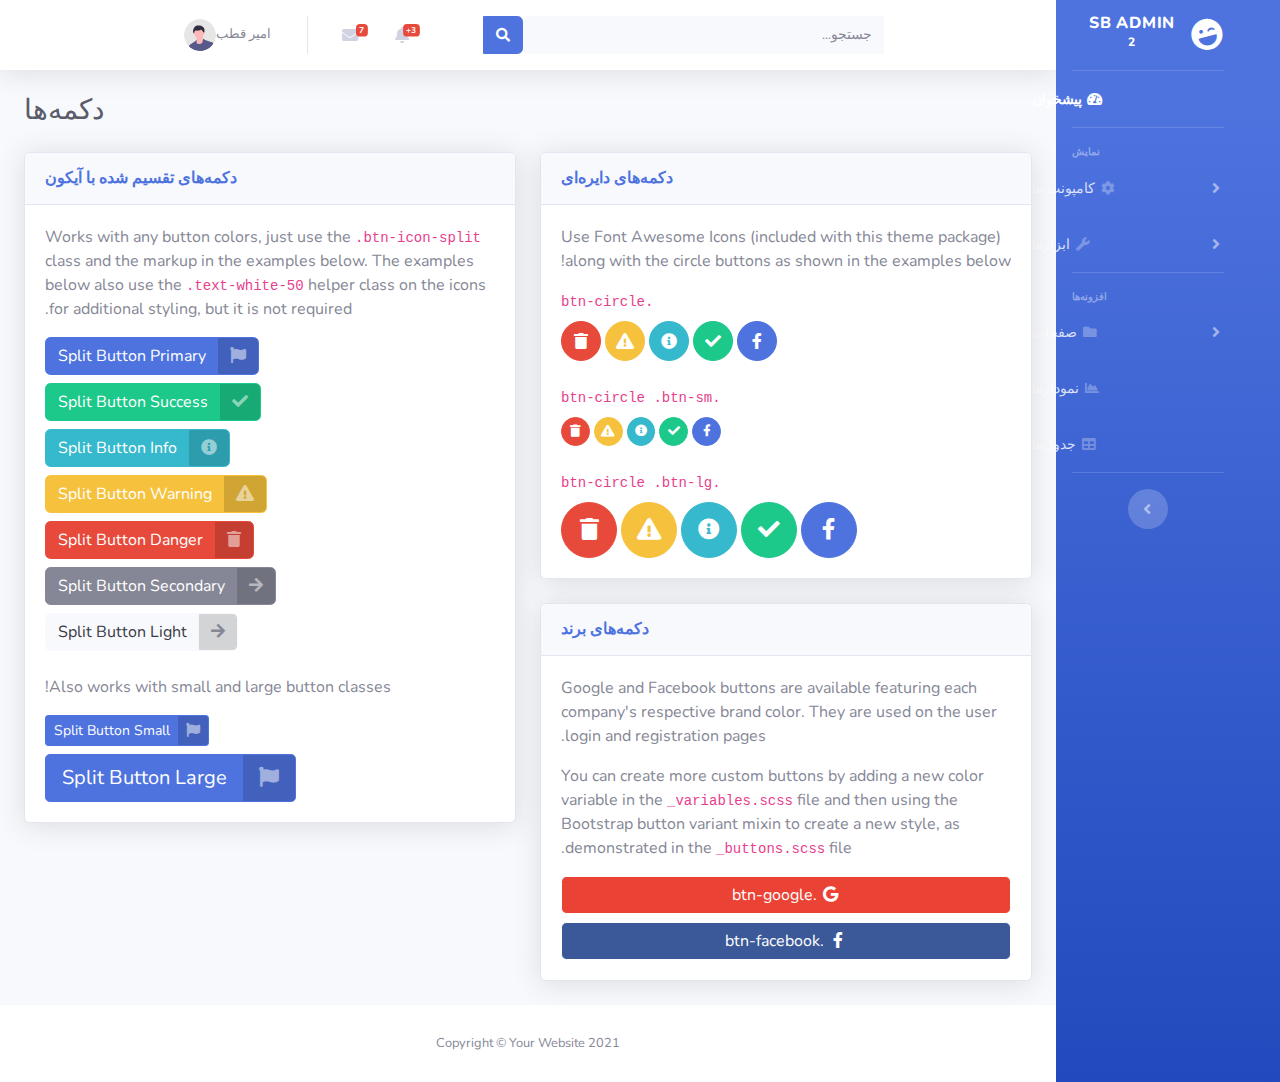
<file: buttons.html>
<!DOCTYPE html>
<html lang="en">

<head>

    <meta charset="utf-8">
    <meta http-equiv="X-UA-Compatible" content="IE=edge">
    <meta name="viewport" content="width=device-width, initial-scale=1, shrink-to-fit=no">
    <meta name="description" content="">
    <meta name="author" content="">

    <title>SB Admin 2 - buttons</title>

    <!-- Custom fonts for this template-->
    <link href="vendor/fontawesome-free/css/all.min.css" rel="stylesheet" type="text/css">
    <link
        href="https://fonts.googleapis.com/css?family=Nunito:200,200i,300,300i,400,400i,600,600i,700,700i,800,800i,900,900i"
        rel="stylesheet">

    <!-- Custom styles for this template-->
    <link href="css/sb-admin-2.css" rel="stylesheet">

</head>

<body id="page-top" dir="rtl">

    <!-- Page Wrapper -->
    <div id="wrapper">

        <!-- Sidebar -->
        <ul class="navbar-nav bg-gradient-primary sidebar sidebar-dark accordion" id="accordionSidebar">

            <!-- Sidebar - Brand -->
            <a class="sidebar-brand d-flex align-items-center justify-content-center" href="index.html">
                <div class="sidebar-brand-icon rotate-n-15">
                    <i class="fas fa-laugh-wink"></i>
                </div>
                <div class="sidebar-brand-text mx-3">SB Admin <sup>2</sup></div>
            </a>

            <!-- Divider -->
            <hr class="sidebar-divider my-0">

            <!-- Nav Item - Dashboard -->
            <li class="nav-item active">
                <a class="nav-link" href="index.html">
                    <i class="fas fa-fw fa-tachometer-alt"></i>
                    <span>پیشخوان</span></a>
            </li>

            <!-- Divider -->
            <hr class="sidebar-divider">

            <!-- Heading -->
            <div class="sidebar-heading">
                نمایش
            </div>

            <!-- Nav Item - Pages Collapse Menu -->
            <li class="nav-item">
                <a class="nav-link collapsed" href="#" data-toggle="collapse" data-target="#collapseTwo"
                    aria-expanded="true" aria-controls="collapseTwo">
                    <i class="fas fa-fw fa-cog"></i>
                    <span>کامپونت ها</span>
                </a>
                <div id="collapseTwo" class="collapse" aria-labelledby="headingTwo" data-parent="#accordionSidebar">
                    <div class="bg-white py-2 collapse-inner rounded">
                        <h6 class="collapse-header">کامپوننت‌های سفارشی:</h6>
                        <a class="collapse-item" href="buttons.html">دکمه‌ها</a>
                        <a class="collapse-item" href="cards.html">کاردها</a>
                    </div>
                </div>
            </li>

            <!-- Nav Item - Utilities Collapse Menu -->
            <li class="nav-item">
                <a class="nav-link collapsed" href="#" data-toggle="collapse" data-target="#collapseUtilities"
                    aria-expanded="true" aria-controls="collapseUtilities">
                    <i class="fas fa-fw fa-wrench"></i>
                    <span>ابزارها</span>
                </a>
                <div id="collapseUtilities" class="collapse" aria-labelledby="headingUtilities"
                    data-parent="#accordionSidebar">
                    <div class="bg-white py-2 collapse-inner rounded">
                        <h6 class="collapse-header">ابزارهای سفارشی:</h6>
                        <a class="collapse-item" href="utilities-color.html">رنگ‌ها</a>
                        <a class="collapse-item" href="utilities-border.html">حاشیه‌ها</a>
                        <a class="collapse-item" href="utilities-animation.html">انیمیشن‌ها</a>
                        <a class="collapse-item" href="utilities-other.html">دیگر</a>
                    </div>
                </div>
            </li>

            <!-- Divider -->
            <hr class="sidebar-divider">

            <!-- Heading -->
            <div class="sidebar-heading">
                افزونه‌ها
            </div>

            <!-- Nav Item - Pages Collapse Menu -->
            <li class="nav-item">
                <a class="nav-link collapsed" href="#" data-toggle="collapse" data-target="#collapsePages"
                    aria-expanded="true" aria-controls="collapsePages">
                    <i class="fas fa-fw fa-folder"></i>
                    <span>صفحات</span>
                </a>
                <div id="collapsePages" class="collapse" aria-labelledby="headingPages" data-parent="#accordionSidebar">
                    <div class="bg-white py-2 collapse-inner rounded">
                        <h6 class="collapse-header">صفحات ورود:</h6>
                        <a class="collapse-item" href="login.html">ورود</a>
                        <a class="collapse-item" href="register.html">ثبت نام</a>
                        <a class="collapse-item" href="forgot-password.html">فراموشی رمز عبور</a>
                        <div class="collapse-divider"></div>
                        <h6 class="collapse-header">صفحات دیگر:</h6>
                        <a class="collapse-item" href="404.html">404 صفحه</a>
                        <a class="collapse-item" href="blank.html">صفحه خالی</a>
                    </div>
                </div>
            </li>

            <!-- Nav Item - Charts -->
            <li class="nav-item">
                <a class="nav-link" href="charts.html">
                    <i class="fas fa-fw fa-chart-area"></i>
                    <span>نمودار‌ها</span></a>
            </li>

            <!-- Nav Item - Tables -->
            <li class="nav-item">
                <a class="nav-link" href="tables.html">
                    <i class="fas fa-fw fa-table"></i>
                    <span>جدول‌ها</span></a>
            </li>

            <!-- Divider -->
            <hr class="sidebar-divider d-none d-md-block">

            <!-- Sidebar Toggler (Sidebar) -->
            <div class="text-center d-none d-md-inline">
                <button class="rounded-circle border-0" id="sidebarToggle"></button>
            </div>
        </ul>
        <!-- End of Sidebar -->

        <!-- Content Wrapper -->
        <div id="content-wrapper" class="d-flex flex-column">

            <!-- Main Content -->
            <div id="content">

                <!-- Topbar -->
                <nav class="navbar navbar-expand navbar-light bg-white topbar mb-4 static-top shadow">

                    <!-- Sidebar Toggle (Topbar) -->
                    <button id="sidebarToggleTop" class="btn btn-link d-md-none rounded-circle mr-3">
                        <i class="fa fa-bars"></i>
                    </button>

                    <!-- Topbar Search -->
                    <form
                        class="d-none d-sm-inline-block form-inline mr-auto ml-md-3 my-2 my-md-0 mw-100 navbar-search">
                        <div class="input-group">
                            <input type="text" class="form-control bg-light border-0 small" placeholder="جستجو..."
                                aria-label="Search" aria-describedby="basic-addon2">
                            <div class="input-group-append">
                                <button class="btn btn-primary" type="button">
                                    <i class="fas fa-search fa-sm"></i>
                                </button>
                            </div>
                        </div>
                    </form>

                    <!-- Topbar Navbar -->
                    <ul class="navbar-nav ml-auto">

                        <!-- Nav Item - Search Dropdown (Visible Only XS) -->
                        <li class="nav-item dropdown no-arrow d-sm-none">
                            <a class="nav-link dropdown-toggle" href="#" id="searchDropdown" role="button"
                                data-toggle="dropdown" aria-haspopup="true" aria-expanded="false">
                                <i class="fas fa-search fa-fw"></i>
                            </a>
                            <!-- Dropdown - Messages -->
                            <div class="dropdown-menu dropdown-menu-right p-3 shadow animated--grow-in"
                                aria-labelledby="searchDropdown">
                                <form class="form-inline mr-auto w-100 navbar-search">
                                    <div class="input-group">
                                        <input type="text" class="form-control bg-light border-0 small"
                                            placeholder="جستجو..." aria-label="Search"
                                            aria-describedby="basic-addon2">
                                        <div class="input-group-append">
                                            <button class="btn btn-primary" type="button">
                                                <i class="fas fa-search fa-sm"></i>
                                            </button>
                                        </div>
                                    </div>
                                </form>
                            </div>
                        </li>

                        <!-- Nav Item - Alerts -->
                        <li class="nav-item dropdown no-arrow mx-1">
                            <a class="nav-link dropdown-toggle" href="#" id="alertsDropdown" role="button"
                                data-toggle="dropdown" aria-haspopup="true" aria-expanded="false">
                                <i class="fas fa-bell fa-fw"></i>
                                <!-- Counter - Alerts -->
                                <span class="badge badge-danger badge-counter">3+</span>
                            </a>
                            <!-- Dropdown - Alerts -->
                            <div class="dropdown-list dropdown-menu dropdown-menu-right shadow animated--grow-in"
                                aria-labelledby="alertsDropdown">
                                <h6 class="dropdown-header">
                                    اعلانات
                                </h6>
                                <a class="dropdown-item d-flex align-items-center" href="#">
                                    <div class="mr-3">
                                        <div class="icon-circle bg-primary">
                                            <i class="fas fa-file-alt text-white"></i>
                                        </div>
                                    </div>
                                    <div>
                                        <div class="small text-gray-500">۱۲ فروردین ۱۴۰۰</div>
                                        <span class="font-weight-bold">یک اعلان جدید</span>
                                    </div>
                                </a>
                                <a class="dropdown-item d-flex align-items-center" href="#">
                                    <div class="mr-3">
                                        <div class="icon-circle bg-success">
                                            <i class="fas fa-donate text-white"></i>
                                        </div>
                                    </div>
                                    <div>
                                      <div class="small text-gray-500">۱۲ فروردین ۱۴۰۰</div>
                                      <span class="font-weight-bold">یک اعلان جدید</span>
                                    </div>
                                </a>
                                <a class="dropdown-item d-flex align-items-center" href="#">
                                    <div class="mr-3">
                                        <div class="icon-circle bg-warning">
                                            <i class="fas fa-exclamation-triangle text-white"></i>
                                        </div>
                                    </div>
                                    <div>
                                      <div class="small text-gray-500">۱۲ فروردین ۱۴۰۰</div>
                                        متن اعلان
                                    </div>
                                </a>
                                <a class="dropdown-item text-center small text-gray-500" href="#">نمایش همه اعلان‌ها</a>
                            </div>
                        </li>

                        <!-- Nav Item - Messages -->
                        <li class="nav-item dropdown no-arrow mx-1">
                            <a class="nav-link dropdown-toggle" href="#" id="messagesDropdown" role="button"
                                data-toggle="dropdown" aria-haspopup="true" aria-expanded="false">
                                <i class="fas fa-envelope fa-fw"></i>
                                <!-- Counter - Messages -->
                                <span class="badge badge-danger badge-counter">7</span>
                            </a>
                            <!-- Dropdown - Messages -->
                            <div class="dropdown-list dropdown-menu dropdown-menu-right shadow animated--grow-in"
                                aria-labelledby="messagesDropdown">
                                <h6 class="dropdown-header">
                                    صندوق پیام‌ها
                                </h6>
                                <a class="dropdown-item d-flex align-items-center" href="#">
                                    <div class="dropdown-list-image mr-3">
                                        <img class="rounded-circle" src="img/undraw_profile_1.svg"
                                            alt="...">
                                        <div class="status-indicator bg-success"></div>
                                    </div>
                                    <div class="font-weight-bold">
                                        <div class="text-truncate">سلام خوبی؟</div>
                                        <div class="small text-gray-500">سارا · 58m</div>
                                    </div>
                                </a>
                                <a class="dropdown-item d-flex align-items-center" href="#">
                                    <div class="dropdown-list-image mr-3">
                                        <img class="rounded-circle" src="img/undraw_profile_2.svg"
                                            alt="...">
                                        <div class="status-indicator"></div>
                                    </div>
                                    <div>
                                        <div class="text-truncate">ممنون</div>
                                        <div class="small text-gray-500">امیر · 1d</div>
                                    </div>
                                </a>
                                <a class="dropdown-item text-center small text-gray-500" href="#">خواندن همه‌ی پیام‌ها</a>
                            </div>
                        </li>

                        <div class="topbar-divider d-none d-sm-block"></div>

                        <!-- Nav Item - User Information -->
                        <li class="nav-item dropdown no-arrow">
                            <a class="nav-link dropdown-toggle" href="#" id="userDropdown" role="button"
                                data-toggle="dropdown" aria-haspopup="true" aria-expanded="false">
                                <span class="mr-2 d-none d-lg-inline text-gray-600 small">امیر قطب</span>
                                <img class="img-profile rounded-circle"
                                    src="img/undraw_profile.svg">
                            </a>
                            <!-- Dropdown - User Information -->
                            <div class="dropdown-menu dropdown-menu-right shadow animated--grow-in"
                                aria-labelledby="userDropdown">
                                <a class="dropdown-item" href="#">
                                    <i class="fas fa-user fa-sm fa-fw mr-2 text-gray-400"></i>
                                    پروفایل
                                </a>
                                <a class="dropdown-item" href="#">
                                    <i class="fas fa-cogs fa-sm fa-fw mr-2 text-gray-400"></i>
                                    تنظیمات
                                </a>
                                <a class="dropdown-item" href="#">
                                    <i class="fas fa-list fa-sm fa-fw mr-2 text-gray-400"></i>
                                    گزارش فعالیت‌ها
                                </a>
                                <div class="dropdown-divider"></div>
                                <a class="dropdown-item" href="#" data-toggle="modal" data-target="#logoutModal">
                                    <i class="fas fa-sign-out-alt fa-sm fa-fw mr-2 text-gray-400"></i>
                                    خروج
                                </a>
                            </div>
                        </li>

                    </ul>

                </nav>
                <!-- End of Topbar -->

                <!-- Begin Page Content -->
                <div class="container-fluid">

                    <!-- Page Heading -->
                    <h1 class="h3 mb-4 text-gray-800">دکمه‌ها</h1>

                    <div class="row">

                        <div class="col-lg-6">

                            <!-- Circle Buttons -->
                            <div class="card shadow mb-4">
                                <div class="card-header py-3">
                                    <h6 class="m-0 font-weight-bold text-primary">دکمه‌های دایره‌ای</h6>
                                </div>
                                <div class="card-body">
                                    <p>Use Font Awesome Icons (included with this theme package) along with the circle
                                        buttons as shown in the examples below!</p>
                                    <!-- Circle Buttons (Default) -->
                                    <div class="mb-2">
                                        <code>.btn-circle</code>
                                    </div>
                                    <a href="#" class="btn btn-primary btn-circle">
                                        <i class="fab fa-facebook-f"></i>
                                    </a>
                                    <a href="#" class="btn btn-success btn-circle">
                                        <i class="fas fa-check"></i>
                                    </a>
                                    <a href="#" class="btn btn-info btn-circle">
                                        <i class="fas fa-info-circle"></i>
                                    </a>
                                    <a href="#" class="btn btn-warning btn-circle">
                                        <i class="fas fa-exclamation-triangle"></i>
                                    </a>
                                    <a href="#" class="btn btn-danger btn-circle">
                                        <i class="fas fa-trash"></i>
                                    </a>
                                    <!-- Circle Buttons (Small) -->
                                    <div class="mt-4 mb-2">
                                        <code>.btn-circle .btn-sm</code>
                                    </div>
                                    <a href="#" class="btn btn-primary btn-circle btn-sm">
                                        <i class="fab fa-facebook-f"></i>
                                    </a>
                                    <a href="#" class="btn btn-success btn-circle btn-sm">
                                        <i class="fas fa-check"></i>
                                    </a>
                                    <a href="#" class="btn btn-info btn-circle btn-sm">
                                        <i class="fas fa-info-circle"></i>
                                    </a>
                                    <a href="#" class="btn btn-warning btn-circle btn-sm">
                                        <i class="fas fa-exclamation-triangle"></i>
                                    </a>
                                    <a href="#" class="btn btn-danger btn-circle btn-sm">
                                        <i class="fas fa-trash"></i>
                                    </a>
                                    <!-- Circle Buttons (Large) -->
                                    <div class="mt-4 mb-2">
                                        <code>.btn-circle .btn-lg</code>
                                    </div>
                                    <a href="#" class="btn btn-primary btn-circle btn-lg">
                                        <i class="fab fa-facebook-f"></i>
                                    </a>
                                    <a href="#" class="btn btn-success btn-circle btn-lg">
                                        <i class="fas fa-check"></i>
                                    </a>
                                    <a href="#" class="btn btn-info btn-circle btn-lg">
                                        <i class="fas fa-info-circle"></i>
                                    </a>
                                    <a href="#" class="btn btn-warning btn-circle btn-lg">
                                        <i class="fas fa-exclamation-triangle"></i>
                                    </a>
                                    <a href="#" class="btn btn-danger btn-circle btn-lg">
                                        <i class="fas fa-trash"></i>
                                    </a>
                                </div>
                            </div>

                            <!-- Brand Buttons -->
                            <div class="card shadow mb-4">
                                <div class="card-header py-3">
                                    <h6 class="m-0 font-weight-bold text-primary">دکمه‌های برند</h6>
                                </div>
                                <div class="card-body">
                                    <p>Google and Facebook buttons are available featuring each company's respective
                                        brand color. They are used on the user login and registration pages.</p>
                                    <p>You can create more custom buttons by adding a new color variable in the
                                        <code>_variables.scss</code> file and then using the Bootstrap button variant
                                        mixin to create a new style, as demonstrated in the <code>_buttons.scss</code>
                                        file.</p>
                                    <a href="#" class="btn btn-google btn-block"><i class="fab fa-google fa-fw"></i>
                                        .btn-google</a>
                                    <a href="#" class="btn btn-facebook btn-block"><i
                                            class="fab fa-facebook-f fa-fw"></i> .btn-facebook</a>

                                </div>
                            </div>

                        </div>

                        <div class="col-lg-6">

                            <div class="card shadow mb-4">
                                <div class="card-header py-3">
                                    <h6 class="m-0 font-weight-bold text-primary">دکمه‌های تقسیم شده با آیکون</h6>
                                </div>
                                <div class="card-body">
                                    <p>Works with any button colors, just use the <code>.btn-icon-split</code> class and
                                        the markup in the examples below. The examples below also use the
                                        <code>.text-white-50</code> helper class on the icons for additional styling,
                                        but it is not required.</p>
                                    <a href="#" class="btn btn-primary btn-icon-split">
                                        <span class="icon text-white-50">
                                            <i class="fas fa-flag"></i>
                                        </span>
                                        <span class="text">Split Button Primary</span>
                                    </a>
                                    <div class="my-2"></div>
                                    <a href="#" class="btn btn-success btn-icon-split">
                                        <span class="icon text-white-50">
                                            <i class="fas fa-check"></i>
                                        </span>
                                        <span class="text">Split Button Success</span>
                                    </a>
                                    <div class="my-2"></div>
                                    <a href="#" class="btn btn-info btn-icon-split">
                                        <span class="icon text-white-50">
                                            <i class="fas fa-info-circle"></i>
                                        </span>
                                        <span class="text">Split Button Info</span>
                                    </a>
                                    <div class="my-2"></div>
                                    <a href="#" class="btn btn-warning btn-icon-split">
                                        <span class="icon text-white-50">
                                            <i class="fas fa-exclamation-triangle"></i>
                                        </span>
                                        <span class="text">Split Button Warning</span>
                                    </a>
                                    <div class="my-2"></div>
                                    <a href="#" class="btn btn-danger btn-icon-split">
                                        <span class="icon text-white-50">
                                            <i class="fas fa-trash"></i>
                                        </span>
                                        <span class="text">Split Button Danger</span>
                                    </a>
                                    <div class="my-2"></div>
                                    <a href="#" class="btn btn-secondary btn-icon-split">
                                        <span class="icon text-white-50">
                                            <i class="fas fa-arrow-right"></i>
                                        </span>
                                        <span class="text">Split Button Secondary</span>
                                    </a>
                                    <div class="my-2"></div>
                                    <a href="#" class="btn btn-light btn-icon-split">
                                        <span class="icon text-gray-600">
                                            <i class="fas fa-arrow-right"></i>
                                        </span>
                                        <span class="text">Split Button Light</span>
                                    </a>
                                    <div class="mb-4"></div>
                                    <p>Also works with small and large button classes!</p>
                                    <a href="#" class="btn btn-primary btn-icon-split btn-sm">
                                        <span class="icon text-white-50">
                                            <i class="fas fa-flag"></i>
                                        </span>
                                        <span class="text">Split Button Small</span>
                                    </a>
                                    <div class="my-2"></div>
                                    <a href="#" class="btn btn-primary btn-icon-split btn-lg">
                                        <span class="icon text-white-50">
                                            <i class="fas fa-flag"></i>
                                        </span>
                                        <span class="text">Split Button Large</span>
                                    </a>
                                </div>
                            </div>

                        </div>

                    </div>

                </div>
                <!-- /.container-fluid -->

            </div>
            <!-- End of Main Content -->

            <!-- Footer -->
            <footer class="sticky-footer bg-white">
                <div class="container my-auto">
                    <div class="copyright text-center my-auto">
                        <span>Copyright &copy; Your Website 2021</span>
                    </div>
                </div>
            </footer>
            <!-- End of Footer -->

        </div>
        <!-- End of Content Wrapper -->

    </div>
    <!-- End of Page Wrapper -->

    <!-- Scroll to Top Button-->
    <a class="scroll-to-top rounded" href="#page-top">
        <i class="fas fa-angle-up"></i>
    </a>

    <!-- Logout Modal-->
    <div class="modal fade" id="logoutModal" tabindex="-1" role="dialog" aria-labelledby="exampleModalLabel"
        aria-hidden="true">
        <div class="modal-dialog" role="document">
            <div class="modal-content">
                <div class="modal-header">
                    <h5 class="modal-title" id="exampleModalLabel">برای خروج اطمینان دارید؟</h5>
                    <button class="close" type="button" data-dismiss="modal" aria-label="Close">
                        <span aria-hidden="true">×</span>
                    </button>
                </div>
                <div class="modal-body">برای خروج از حساب کاربری دکمه خروج را کلیک کنید</div>
                <div class="modal-footer">
                    <button class="btn btn-secondary" type="button" data-dismiss="modal">انصراف</button>
                    <a class="btn btn-primary" href="login.html">خروج</a>
                </div>
            </div>
        </div>
    </div>

    <!-- Bootstrap core JavaScript-->
    <script src="vendor/jquery/jquery.min.js"></script>
    <script src="vendor/bootstrap/js/bootstrap.bundle.min.js"></script>

    <!-- Core plugin JavaScript-->
    <script src="vendor/jquery-easing/jquery.easing.min.js"></script>

    <!-- Custom scripts for all pages-->
    <script src="js/sb-admin-2.min.js"></script>

    <!-- Page level plugins -->
    <script src="vendor/chart.js/Chart.min.js"></script>

    <!-- Page level custom scripts -->
    <script src="js/demo/chart-area-demo.js"></script>
    <script src="js/demo/chart-pie-demo.js"></script>

</body>

</html>
</file>
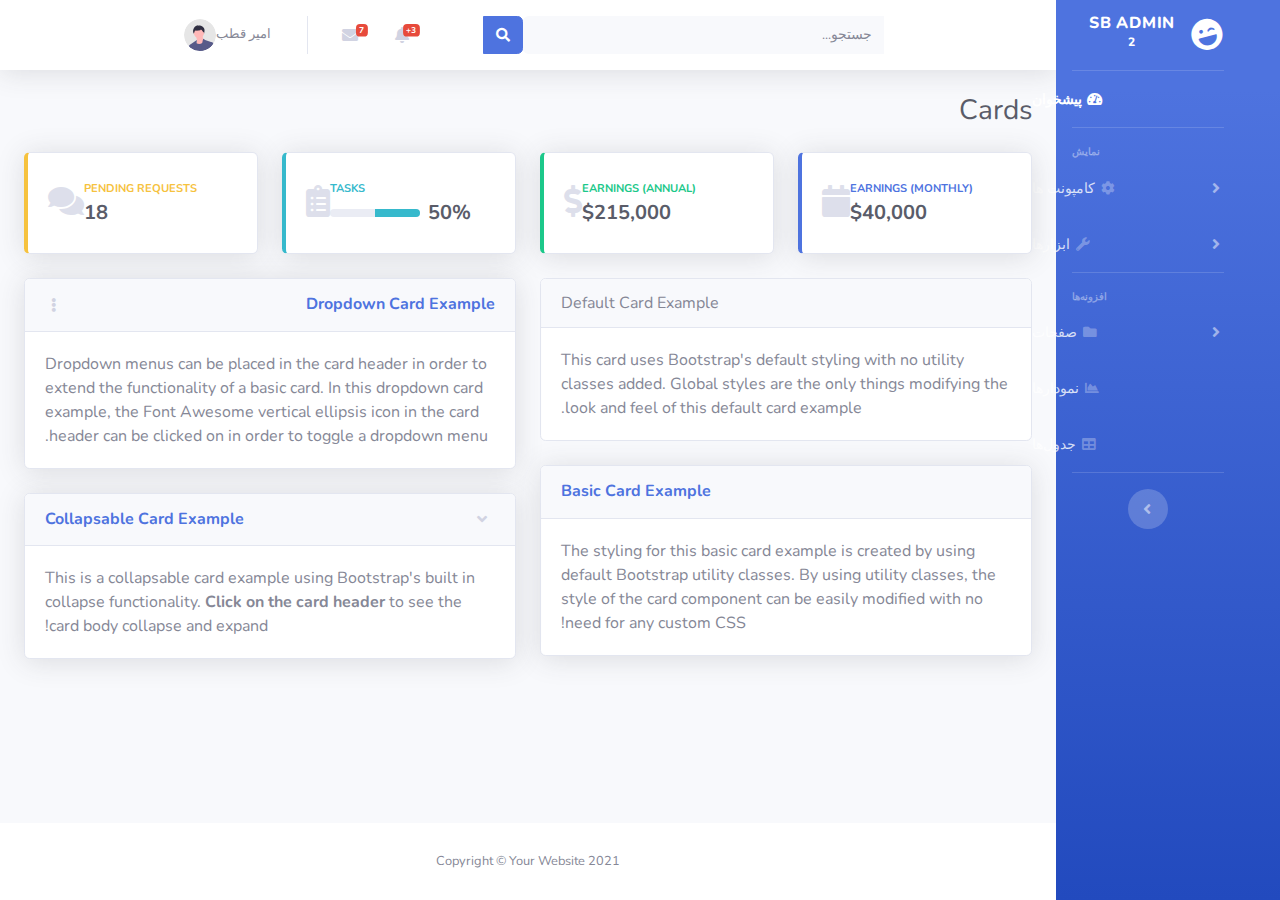
<file: cards.html>
<!DOCTYPE html>
<html lang="en">

<head>

    <meta charset="utf-8">
    <meta http-equiv="X-UA-Compatible" content="IE=edge">
    <meta name="viewport" content="width=device-width, initial-scale=1, shrink-to-fit=no">
    <meta name="description" content="">
    <meta name="author" content="">

    <title>SB Admin 2 - Dashboard</title>

    <!-- Custom fonts for this template-->
    <link href="vendor/fontawesome-free/css/all.min.css" rel="stylesheet" type="text/css">
    <link
        href="https://fonts.googleapis.com/css?family=Nunito:200,200i,300,300i,400,400i,600,600i,700,700i,800,800i,900,900i"
        rel="stylesheet">

    <!-- Custom styles for this template-->
    <link href="css/sb-admin-2.css" rel="stylesheet">

</head>

<body id="page-top" dir="rtl">

    <!-- Page Wrapper -->
    <div id="wrapper">

        <!-- Sidebar -->
        <ul class="navbar-nav bg-gradient-primary sidebar sidebar-dark accordion" id="accordionSidebar">

            <!-- Sidebar - Brand -->
            <a class="sidebar-brand d-flex align-items-center justify-content-center" href="index.html">
                <div class="sidebar-brand-icon rotate-n-15">
                    <i class="fas fa-laugh-wink"></i>
                </div>
                <div class="sidebar-brand-text mx-3">SB Admin <sup>2</sup></div>
            </a>

            <!-- Divider -->
            <hr class="sidebar-divider my-0">

            <!-- Nav Item - Dashboard -->
            <li class="nav-item active">
                <a class="nav-link" href="index.html">
                    <i class="fas fa-fw fa-tachometer-alt"></i>
                    <span>پیشخوان</span></a>
            </li>

            <!-- Divider -->
            <hr class="sidebar-divider">

            <!-- Heading -->
            <div class="sidebar-heading">
                نمایش
            </div>

            <!-- Nav Item - Pages Collapse Menu -->
            <li class="nav-item">
                <a class="nav-link collapsed" href="#" data-toggle="collapse" data-target="#collapseTwo"
                    aria-expanded="true" aria-controls="collapseTwo">
                    <i class="fas fa-fw fa-cog"></i>
                    <span>کامپونت ها</span>
                </a>
                <div id="collapseTwo" class="collapse" aria-labelledby="headingTwo" data-parent="#accordionSidebar">
                    <div class="bg-white py-2 collapse-inner rounded">
                        <h6 class="collapse-header">کامپوننت‌های سفارشی:</h6>
                        <a class="collapse-item" href="buttons.html">دکمه‌ها</a>
                        <a class="collapse-item" href="cards.html">کاردها</a>
                    </div>
                </div>
            </li>

            <!-- Nav Item - Utilities Collapse Menu -->
            <li class="nav-item">
                <a class="nav-link collapsed" href="#" data-toggle="collapse" data-target="#collapseUtilities"
                    aria-expanded="true" aria-controls="collapseUtilities">
                    <i class="fas fa-fw fa-wrench"></i>
                    <span>ابزارها</span>
                </a>
                <div id="collapseUtilities" class="collapse" aria-labelledby="headingUtilities"
                    data-parent="#accordionSidebar">
                    <div class="bg-white py-2 collapse-inner rounded">
                        <h6 class="collapse-header">ابزارهای سفارشی:</h6>
                        <a class="collapse-item" href="utilities-color.html">رنگ‌ها</a>
                        <a class="collapse-item" href="utilities-border.html">حاشیه‌ها</a>
                        <a class="collapse-item" href="utilities-animation.html">انیمیشن‌ها</a>
                        <a class="collapse-item" href="utilities-other.html">دیگر</a>
                    </div>
                </div>
            </li>

            <!-- Divider -->
            <hr class="sidebar-divider">

            <!-- Heading -->
            <div class="sidebar-heading">
                افزونه‌ها
            </div>

            <!-- Nav Item - Pages Collapse Menu -->
            <li class="nav-item">
                <a class="nav-link collapsed" href="#" data-toggle="collapse" data-target="#collapsePages"
                    aria-expanded="true" aria-controls="collapsePages">
                    <i class="fas fa-fw fa-folder"></i>
                    <span>صفحات</span>
                </a>
                <div id="collapsePages" class="collapse" aria-labelledby="headingPages" data-parent="#accordionSidebar">
                    <div class="bg-white py-2 collapse-inner rounded">
                        <h6 class="collapse-header">صفحات ورود:</h6>
                        <a class="collapse-item" href="login.html">ورود</a>
                        <a class="collapse-item" href="register.html">ثبت نام</a>
                        <a class="collapse-item" href="forgot-password.html">فراموشی رمز عبور</a>
                        <div class="collapse-divider"></div>
                        <h6 class="collapse-header">صفحات دیگر:</h6>
                        <a class="collapse-item" href="404.html">404 صفحه</a>
                        <a class="collapse-item" href="blank.html">صفحه خالی</a>
                    </div>
                </div>
            </li>

            <!-- Nav Item - Charts -->
            <li class="nav-item">
                <a class="nav-link" href="charts.html">
                    <i class="fas fa-fw fa-chart-area"></i>
                    <span>نمودار‌ها</span></a>
            </li>

            <!-- Nav Item - Tables -->
            <li class="nav-item">
                <a class="nav-link" href="tables.html">
                    <i class="fas fa-fw fa-table"></i>
                    <span>جدول‌ها</span></a>
            </li>

            <!-- Divider -->
            <hr class="sidebar-divider d-none d-md-block">

            <!-- Sidebar Toggler (Sidebar) -->
            <div class="text-center d-none d-md-inline">
                <button class="rounded-circle border-0" id="sidebarToggle"></button>
            </div>
        </ul>
        <!-- End of Sidebar -->

        <!-- Content Wrapper -->
        <div id="content-wrapper" class="d-flex flex-column">

            <!-- Main Content -->
            <div id="content">

                <!-- Topbar -->
                <nav class="navbar navbar-expand navbar-light bg-white topbar mb-4 static-top shadow">

                    <!-- Sidebar Toggle (Topbar) -->
                    <button id="sidebarToggleTop" class="btn btn-link d-md-none rounded-circle mr-3">
                        <i class="fa fa-bars"></i>
                    </button>

                    <!-- Topbar Search -->
                    <form
                        class="d-none d-sm-inline-block form-inline mr-auto ml-md-3 my-2 my-md-0 mw-100 navbar-search">
                        <div class="input-group">
                            <input type="text" class="form-control bg-light border-0 small" placeholder="جستجو..."
                                aria-label="Search" aria-describedby="basic-addon2">
                            <div class="input-group-append">
                                <button class="btn btn-primary" type="button">
                                    <i class="fas fa-search fa-sm"></i>
                                </button>
                            </div>
                        </div>
                    </form>

                    <!-- Topbar Navbar -->
                    <ul class="navbar-nav ml-auto">

                        <!-- Nav Item - Search Dropdown (Visible Only XS) -->
                        <li class="nav-item dropdown no-arrow d-sm-none">
                            <a class="nav-link dropdown-toggle" href="#" id="searchDropdown" role="button"
                                data-toggle="dropdown" aria-haspopup="true" aria-expanded="false">
                                <i class="fas fa-search fa-fw"></i>
                            </a>
                            <!-- Dropdown - Messages -->
                            <div class="dropdown-menu dropdown-menu-right p-3 shadow animated--grow-in"
                                aria-labelledby="searchDropdown">
                                <form class="form-inline mr-auto w-100 navbar-search">
                                    <div class="input-group">
                                        <input type="text" class="form-control bg-light border-0 small"
                                            placeholder="جستجو..." aria-label="Search"
                                            aria-describedby="basic-addon2">
                                        <div class="input-group-append">
                                            <button class="btn btn-primary" type="button">
                                                <i class="fas fa-search fa-sm"></i>
                                            </button>
                                        </div>
                                    </div>
                                </form>
                            </div>
                        </li>

                        <!-- Nav Item - Alerts -->
                        <li class="nav-item dropdown no-arrow mx-1">
                            <a class="nav-link dropdown-toggle" href="#" id="alertsDropdown" role="button"
                                data-toggle="dropdown" aria-haspopup="true" aria-expanded="false">
                                <i class="fas fa-bell fa-fw"></i>
                                <!-- Counter - Alerts -->
                                <span class="badge badge-danger badge-counter">3+</span>
                            </a>
                            <!-- Dropdown - Alerts -->
                            <div class="dropdown-list dropdown-menu dropdown-menu-right shadow animated--grow-in"
                                aria-labelledby="alertsDropdown">
                                <h6 class="dropdown-header">
                                    اعلانات
                                </h6>
                                <a class="dropdown-item d-flex align-items-center" href="#">
                                    <div class="mr-3">
                                        <div class="icon-circle bg-primary">
                                            <i class="fas fa-file-alt text-white"></i>
                                        </div>
                                    </div>
                                    <div>
                                        <div class="small text-gray-500">۱۲ فروردین ۱۴۰۰</div>
                                        <span class="font-weight-bold">یک اعلان جدید</span>
                                    </div>
                                </a>
                                <a class="dropdown-item d-flex align-items-center" href="#">
                                    <div class="mr-3">
                                        <div class="icon-circle bg-success">
                                            <i class="fas fa-donate text-white"></i>
                                        </div>
                                    </div>
                                    <div>
                                      <div class="small text-gray-500">۱۲ فروردین ۱۴۰۰</div>
                                      <span class="font-weight-bold">یک اعلان جدید</span>
                                    </div>
                                </a>
                                <a class="dropdown-item d-flex align-items-center" href="#">
                                    <div class="mr-3">
                                        <div class="icon-circle bg-warning">
                                            <i class="fas fa-exclamation-triangle text-white"></i>
                                        </div>
                                    </div>
                                    <div>
                                      <div class="small text-gray-500">۱۲ فروردین ۱۴۰۰</div>
                                        متن اعلان
                                    </div>
                                </a>
                                <a class="dropdown-item text-center small text-gray-500" href="#">نمایش همه اعلان‌ها</a>
                            </div>
                        </li>

                        <!-- Nav Item - Messages -->
                        <li class="nav-item dropdown no-arrow mx-1">
                            <a class="nav-link dropdown-toggle" href="#" id="messagesDropdown" role="button"
                                data-toggle="dropdown" aria-haspopup="true" aria-expanded="false">
                                <i class="fas fa-envelope fa-fw"></i>
                                <!-- Counter - Messages -->
                                <span class="badge badge-danger badge-counter">7</span>
                            </a>
                            <!-- Dropdown - Messages -->
                            <div class="dropdown-list dropdown-menu dropdown-menu-right shadow animated--grow-in"
                                aria-labelledby="messagesDropdown">
                                <h6 class="dropdown-header">
                                    صندوق پیام‌ها
                                </h6>
                                <a class="dropdown-item d-flex align-items-center" href="#">
                                    <div class="dropdown-list-image mr-3">
                                        <img class="rounded-circle" src="img/undraw_profile_1.svg"
                                            alt="...">
                                        <div class="status-indicator bg-success"></div>
                                    </div>
                                    <div class="font-weight-bold">
                                        <div class="text-truncate">سلام خوبی؟</div>
                                        <div class="small text-gray-500">سارا · 58m</div>
                                    </div>
                                </a>
                                <a class="dropdown-item d-flex align-items-center" href="#">
                                    <div class="dropdown-list-image mr-3">
                                        <img class="rounded-circle" src="img/undraw_profile_2.svg"
                                            alt="...">
                                        <div class="status-indicator"></div>
                                    </div>
                                    <div>
                                        <div class="text-truncate">ممنون</div>
                                        <div class="small text-gray-500">امیر · 1d</div>
                                    </div>
                                </a>
                                <a class="dropdown-item text-center small text-gray-500" href="#">خواندن همه‌ی پیام‌ها</a>
                            </div>
                        </li>

                        <div class="topbar-divider d-none d-sm-block"></div>

                        <!-- Nav Item - User Information -->
                        <li class="nav-item dropdown no-arrow">
                            <a class="nav-link dropdown-toggle" href="#" id="userDropdown" role="button"
                                data-toggle="dropdown" aria-haspopup="true" aria-expanded="false">
                                <span class="mr-2 d-none d-lg-inline text-gray-600 small">امیر قطب</span>
                                <img class="img-profile rounded-circle"
                                    src="img/undraw_profile.svg">
                            </a>
                            <!-- Dropdown - User Information -->
                            <div class="dropdown-menu dropdown-menu-right shadow animated--grow-in"
                                aria-labelledby="userDropdown">
                                <a class="dropdown-item" href="#">
                                    <i class="fas fa-user fa-sm fa-fw mr-2 text-gray-400"></i>
                                    پروفایل
                                </a>
                                <a class="dropdown-item" href="#">
                                    <i class="fas fa-cogs fa-sm fa-fw mr-2 text-gray-400"></i>
                                    تنظیمات
                                </a>
                                <a class="dropdown-item" href="#">
                                    <i class="fas fa-list fa-sm fa-fw mr-2 text-gray-400"></i>
                                    گزارش فعالیت‌ها
                                </a>
                                <div class="dropdown-divider"></div>
                                <a class="dropdown-item" href="#" data-toggle="modal" data-target="#logoutModal">
                                    <i class="fas fa-sign-out-alt fa-sm fa-fw mr-2 text-gray-400"></i>
                                    خروج
                                </a>
                            </div>
                        </li>

                    </ul>

                </nav>
                <!-- End of Topbar -->

                <!-- Begin Page Content -->
                <div class="container-fluid">

                    <!-- Page Heading -->
                    <div class="d-sm-flex align-items-center justify-content-between mb-4">
                        <h1 class="h3 mb-0 text-gray-800">Cards</h1>
                    </div>

                    <div class="row">

                        <!-- Earnings (Monthly) Card Example -->
                        <div class="col-xl-3 col-md-6 mb-4">
                            <div class="card border-left-primary shadow h-100 py-2">
                                <div class="card-body">
                                    <div class="row no-gutters align-items-center">
                                        <div class="col mr-2">
                                            <div class="text-xs font-weight-bold text-primary text-uppercase mb-1">
                                                Earnings (Monthly)</div>
                                            <div class="h5 mb-0 font-weight-bold text-gray-800">$40,000</div>
                                        </div>
                                        <div class="col-auto">
                                            <i class="fas fa-calendar fa-2x text-gray-300"></i>
                                        </div>
                                    </div>
                                </div>
                            </div>
                        </div>

                        <!-- Earnings (Annual) Card Example -->
                        <div class="col-xl-3 col-md-6 mb-4">
                            <div class="card border-left-success shadow h-100 py-2">
                                <div class="card-body">
                                    <div class="row no-gutters align-items-center">
                                        <div class="col mr-2">
                                            <div class="text-xs font-weight-bold text-success text-uppercase mb-1">
                                                Earnings (Annual)</div>
                                            <div class="h5 mb-0 font-weight-bold text-gray-800">$215,000</div>
                                        </div>
                                        <div class="col-auto">
                                            <i class="fas fa-dollar-sign fa-2x text-gray-300"></i>
                                        </div>
                                    </div>
                                </div>
                            </div>
                        </div>

                        <!-- Tasks Card Example -->
                        <div class="col-xl-3 col-md-6 mb-4">
                            <div class="card border-left-info shadow h-100 py-2">
                                <div class="card-body">
                                    <div class="row no-gutters align-items-center">
                                        <div class="col mr-2">
                                            <div class="text-xs font-weight-bold text-info text-uppercase mb-1">Tasks
                                            </div>
                                            <div class="row no-gutters align-items-center">
                                                <div class="col-auto">
                                                    <div class="h5 mb-0 mr-3 font-weight-bold text-gray-800">50%</div>
                                                </div>
                                                <div class="col">
                                                    <div class="progress progress-sm mr-2">
                                                        <div class="progress-bar bg-info" role="progressbar"
                                                            style="width: 50%" aria-valuenow="50" aria-valuemin="0"
                                                            aria-valuemax="100"></div>
                                                    </div>
                                                </div>
                                            </div>
                                        </div>
                                        <div class="col-auto">
                                            <i class="fas fa-clipboard-list fa-2x text-gray-300"></i>
                                        </div>
                                    </div>
                                </div>
                            </div>
                        </div>

                        <!-- Pending Requests Card Example -->
                        <div class="col-xl-3 col-md-6 mb-4">
                            <div class="card border-left-warning shadow h-100 py-2">
                                <div class="card-body">
                                    <div class="row no-gutters align-items-center">
                                        <div class="col mr-2">
                                            <div class="text-xs font-weight-bold text-warning text-uppercase mb-1">
                                                Pending Requests</div>
                                            <div class="h5 mb-0 font-weight-bold text-gray-800">18</div>
                                        </div>
                                        <div class="col-auto">
                                            <i class="fas fa-comments fa-2x text-gray-300"></i>
                                        </div>
                                    </div>
                                </div>
                            </div>
                        </div>
                    </div>

                    <div class="row">

                        <div class="col-lg-6">

                            <!-- Default Card Example -->
                            <div class="card mb-4">
                                <div class="card-header">
                                    Default Card Example
                                </div>
                                <div class="card-body">
                                    This card uses Bootstrap's default styling with no utility classes added. Global
                                    styles are the only things modifying the look and feel of this default card example.
                                </div>
                            </div>

                            <!-- Basic Card Example -->
                            <div class="card shadow mb-4">
                                <div class="card-header py-3">
                                    <h6 class="m-0 font-weight-bold text-primary">Basic Card Example</h6>
                                </div>
                                <div class="card-body">
                                    The styling for this basic card example is created by using default Bootstrap
                                    utility classes. By using utility classes, the style of the card component can be
                                    easily modified with no need for any custom CSS!
                                </div>
                            </div>

                        </div>

                        <div class="col-lg-6">

                            <!-- Dropdown Card Example -->
                            <div class="card shadow mb-4">
                                <!-- Card Header - Dropdown -->
                                <div
                                    class="card-header py-3 d-flex flex-row align-items-center justify-content-between">
                                    <h6 class="m-0 font-weight-bold text-primary">Dropdown Card Example</h6>
                                    <div class="dropdown no-arrow">
                                        <a class="dropdown-toggle" href="#" role="button" id="dropdownMenuLink"
                                            data-toggle="dropdown" aria-haspopup="true" aria-expanded="false">
                                            <i class="fas fa-ellipsis-v fa-sm fa-fw text-gray-400"></i>
                                        </a>
                                        <div class="dropdown-menu dropdown-menu-right shadow animated--fade-in"
                                            aria-labelledby="dropdownMenuLink">
                                            <div class="dropdown-header">Dropdown Header:</div>
                                            <a class="dropdown-item" href="#">Action</a>
                                            <a class="dropdown-item" href="#">Another action</a>
                                            <div class="dropdown-divider"></div>
                                            <a class="dropdown-item" href="#">Something else here</a>
                                        </div>
                                    </div>
                                </div>
                                <!-- Card Body -->
                                <div class="card-body">
                                    Dropdown menus can be placed in the card header in order to extend the functionality
                                    of a basic card. In this dropdown card example, the Font Awesome vertical ellipsis
                                    icon in the card header can be clicked on in order to toggle a dropdown menu.
                                </div>
                            </div>

                            <!-- Collapsable Card Example -->
                            <div class="card shadow mb-4">
                                <!-- Card Header - Accordion -->
                                <a href="#collapseCardExample" class="d-block card-header py-3" data-toggle="collapse"
                                    role="button" aria-expanded="true" aria-controls="collapseCardExample">
                                    <h6 class="m-0 font-weight-bold text-primary">Collapsable Card Example</h6>
                                </a>
                                <!-- Card Content - Collapse -->
                                <div class="collapse show" id="collapseCardExample">
                                    <div class="card-body">
                                        This is a collapsable card example using Bootstrap's built in collapse
                                        functionality. <strong>Click on the card header</strong> to see the card body
                                        collapse and expand!
                                    </div>
                                </div>
                            </div>

                        </div>

                    </div>

                </div>
                <!-- /.container-fluid -->

            </div>
            <!-- End of Main Content -->

            <!-- Footer -->
            <footer class="sticky-footer bg-white">
                <div class="container my-auto">
                    <div class="copyright text-center my-auto">
                        <span>Copyright &copy; Your Website 2021</span>
                    </div>
                </div>
            </footer>
            <!-- End of Footer -->

        </div>
        <!-- End of Content Wrapper -->

    </div>
    <!-- End of Page Wrapper -->

    <!-- Scroll to Top Button-->
    <a class="scroll-to-top rounded" href="#page-top">
        <i class="fas fa-angle-up"></i>
    </a>

    <!-- Logout Modal-->
    <div class="modal fade" id="logoutModal" tabindex="-1" role="dialog" aria-labelledby="exampleModalLabel"
        aria-hidden="true">
        <div class="modal-dialog" role="document">
            <div class="modal-content">
                <div class="modal-header">
                    <h5 class="modal-title" id="exampleModalLabel">برای خروج اطمینان دارید؟</h5>
                    <button class="close" type="button" data-dismiss="modal" aria-label="Close">
                        <span aria-hidden="true">×</span>
                    </button>
                </div>
                <div class="modal-body">برای خروج از حساب کاربری دکمه خروج را کلیک کنید</div>
                <div class="modal-footer">
                    <button class="btn btn-secondary" type="button" data-dismiss="modal">انصراف</button>
                    <a class="btn btn-primary" href="login.html">خروج</a>
                </div>
            </div>
        </div>
    </div>

    <!-- Bootstrap core JavaScript-->
    <script src="vendor/jquery/jquery.min.js"></script>
    <script src="vendor/bootstrap/js/bootstrap.bundle.min.js"></script>

    <!-- Core plugin JavaScript-->
    <script src="vendor/jquery-easing/jquery.easing.min.js"></script>

    <!-- Custom scripts for all pages-->
    <script src="js/sb-admin-2.min.js"></script>

    <!-- Page level plugins -->
    <script src="vendor/chart.js/Chart.min.js"></script>

    <!-- Page level custom scripts -->
    <script src="js/demo/chart-area-demo.js"></script>
    <script src="js/demo/chart-pie-demo.js"></script>

</body>

</html>
</file>
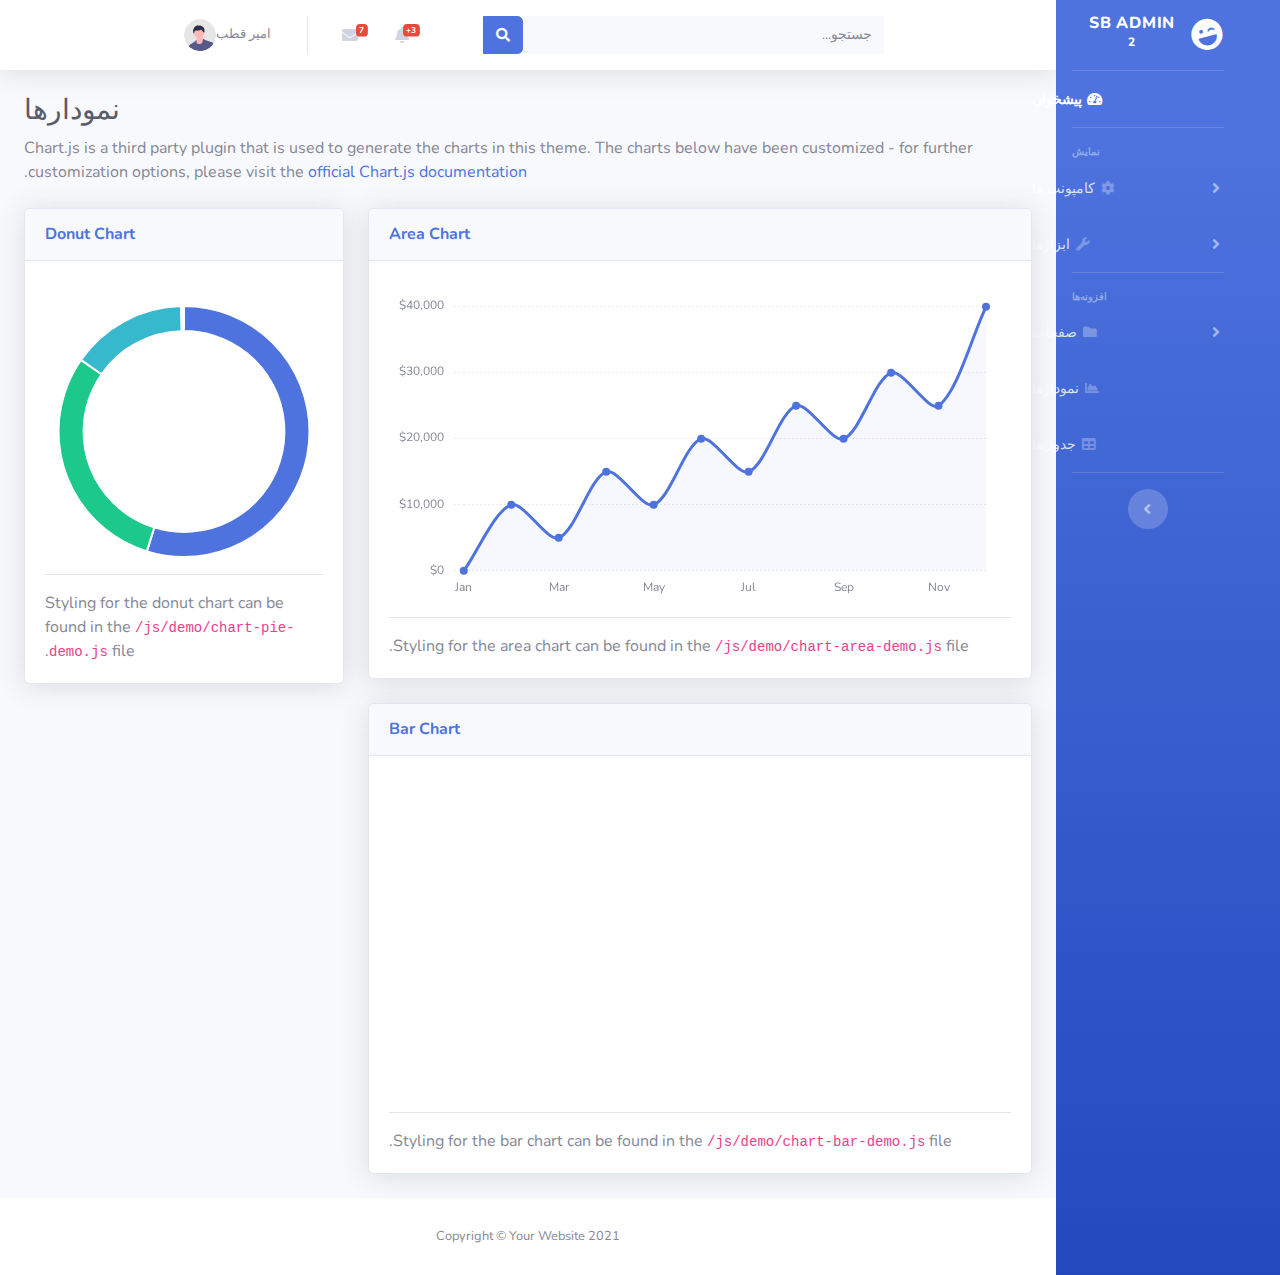
<file: charts.html>
<!DOCTYPE html>
<html lang="en">

<head>

    <meta charset="utf-8">
    <meta http-equiv="X-UA-Compatible" content="IE=edge">
    <meta name="viewport" content="width=device-width, initial-scale=1, shrink-to-fit=no">
    <meta name="description" content="">
    <meta name="author" content="">

    <title>SB Admin 2 - Dashboard</title>

    <!-- Custom fonts for this template-->
    <link href="vendor/fontawesome-free/css/all.min.css" rel="stylesheet" type="text/css">
    <link
        href="https://fonts.googleapis.com/css?family=Nunito:200,200i,300,300i,400,400i,600,600i,700,700i,800,800i,900,900i"
        rel="stylesheet">

    <!-- Custom styles for this template-->
    <link href="css/sb-admin-2.css" rel="stylesheet">

</head>

<body id="page-top" dir="rtl">

    <!-- Page Wrapper -->
    <div id="wrapper">

        <!-- Sidebar -->
        <ul class="navbar-nav bg-gradient-primary sidebar sidebar-dark accordion" id="accordionSidebar">

            <!-- Sidebar - Brand -->
            <a class="sidebar-brand d-flex align-items-center justify-content-center" href="index.html">
                <div class="sidebar-brand-icon rotate-n-15">
                    <i class="fas fa-laugh-wink"></i>
                </div>
                <div class="sidebar-brand-text mx-3">SB Admin <sup>2</sup></div>
            </a>

            <!-- Divider -->
            <hr class="sidebar-divider my-0">

            <!-- Nav Item - Dashboard -->
            <li class="nav-item active">
                <a class="nav-link" href="index.html">
                    <i class="fas fa-fw fa-tachometer-alt"></i>
                    <span>پیشخوان</span></a>
            </li>

            <!-- Divider -->
            <hr class="sidebar-divider">

            <!-- Heading -->
            <div class="sidebar-heading">
                نمایش
            </div>

            <!-- Nav Item - Pages Collapse Menu -->
            <li class="nav-item">
                <a class="nav-link collapsed" href="#" data-toggle="collapse" data-target="#collapseTwo"
                    aria-expanded="true" aria-controls="collapseTwo">
                    <i class="fas fa-fw fa-cog"></i>
                    <span>کامپونت ها</span>
                </a>
                <div id="collapseTwo" class="collapse" aria-labelledby="headingTwo" data-parent="#accordionSidebar">
                    <div class="bg-white py-2 collapse-inner rounded">
                        <h6 class="collapse-header">کامپوننت‌های سفارشی:</h6>
                        <a class="collapse-item" href="buttons.html">دکمه‌ها</a>
                        <a class="collapse-item" href="cards.html">کاردها</a>
                    </div>
                </div>
            </li>

            <!-- Nav Item - Utilities Collapse Menu -->
            <li class="nav-item">
                <a class="nav-link collapsed" href="#" data-toggle="collapse" data-target="#collapseUtilities"
                    aria-expanded="true" aria-controls="collapseUtilities">
                    <i class="fas fa-fw fa-wrench"></i>
                    <span>ابزارها</span>
                </a>
                <div id="collapseUtilities" class="collapse" aria-labelledby="headingUtilities"
                    data-parent="#accordionSidebar">
                    <div class="bg-white py-2 collapse-inner rounded">
                        <h6 class="collapse-header">ابزارهای سفارشی:</h6>
                        <a class="collapse-item" href="utilities-color.html">رنگ‌ها</a>
                        <a class="collapse-item" href="utilities-border.html">حاشیه‌ها</a>
                        <a class="collapse-item" href="utilities-animation.html">انیمیشن‌ها</a>
                        <a class="collapse-item" href="utilities-other.html">دیگر</a>
                    </div>
                </div>
            </li>

            <!-- Divider -->
            <hr class="sidebar-divider">

            <!-- Heading -->
            <div class="sidebar-heading">
                افزونه‌ها
            </div>

            <!-- Nav Item - Pages Collapse Menu -->
            <li class="nav-item">
                <a class="nav-link collapsed" href="#" data-toggle="collapse" data-target="#collapsePages"
                    aria-expanded="true" aria-controls="collapsePages">
                    <i class="fas fa-fw fa-folder"></i>
                    <span>صفحات</span>
                </a>
                <div id="collapsePages" class="collapse" aria-labelledby="headingPages" data-parent="#accordionSidebar">
                    <div class="bg-white py-2 collapse-inner rounded">
                        <h6 class="collapse-header">صفحات ورود:</h6>
                        <a class="collapse-item" href="login.html">ورود</a>
                        <a class="collapse-item" href="register.html">ثبت نام</a>
                        <a class="collapse-item" href="forgot-password.html">فراموشی رمز عبور</a>
                        <div class="collapse-divider"></div>
                        <h6 class="collapse-header">صفحات دیگر:</h6>
                        <a class="collapse-item" href="404.html">404 صفحه</a>
                        <a class="collapse-item" href="blank.html">صفحه خالی</a>
                    </div>
                </div>
            </li>

            <!-- Nav Item - Charts -->
            <li class="nav-item">
                <a class="nav-link" href="charts.html">
                    <i class="fas fa-fw fa-chart-area"></i>
                    <span>نمودار‌ها</span></a>
            </li>

            <!-- Nav Item - Tables -->
            <li class="nav-item">
                <a class="nav-link" href="tables.html">
                    <i class="fas fa-fw fa-table"></i>
                    <span>جدول‌ها</span></a>
            </li>

            <!-- Divider -->
            <hr class="sidebar-divider d-none d-md-block">

            <!-- Sidebar Toggler (Sidebar) -->
            <div class="text-center d-none d-md-inline">
                <button class="rounded-circle border-0" id="sidebarToggle"></button>
            </div>
        </ul>
        <!-- End of Sidebar -->

        <!-- Content Wrapper -->
        <div id="content-wrapper" class="d-flex flex-column">

            <!-- Main Content -->
            <div id="content">

                <!-- Topbar -->
                <nav class="navbar navbar-expand navbar-light bg-white topbar mb-4 static-top shadow">

                    <!-- Sidebar Toggle (Topbar) -->
                    <button id="sidebarToggleTop" class="btn btn-link d-md-none rounded-circle mr-3">
                        <i class="fa fa-bars"></i>
                    </button>

                    <!-- Topbar Search -->
                    <form
                        class="d-none d-sm-inline-block form-inline mr-auto ml-md-3 my-2 my-md-0 mw-100 navbar-search">
                        <div class="input-group">
                            <input type="text" class="form-control bg-light border-0 small" placeholder="جستجو..."
                                aria-label="Search" aria-describedby="basic-addon2">
                            <div class="input-group-append">
                                <button class="btn btn-primary" type="button">
                                    <i class="fas fa-search fa-sm"></i>
                                </button>
                            </div>
                        </div>
                    </form>

                    <!-- Topbar Navbar -->
                    <ul class="navbar-nav ml-auto">

                        <!-- Nav Item - Search Dropdown (Visible Only XS) -->
                        <li class="nav-item dropdown no-arrow d-sm-none">
                            <a class="nav-link dropdown-toggle" href="#" id="searchDropdown" role="button"
                                data-toggle="dropdown" aria-haspopup="true" aria-expanded="false">
                                <i class="fas fa-search fa-fw"></i>
                            </a>
                            <!-- Dropdown - Messages -->
                            <div class="dropdown-menu dropdown-menu-right p-3 shadow animated--grow-in"
                                aria-labelledby="searchDropdown">
                                <form class="form-inline mr-auto w-100 navbar-search">
                                    <div class="input-group">
                                        <input type="text" class="form-control bg-light border-0 small"
                                            placeholder="جستجو..." aria-label="Search"
                                            aria-describedby="basic-addon2">
                                        <div class="input-group-append">
                                            <button class="btn btn-primary" type="button">
                                                <i class="fas fa-search fa-sm"></i>
                                            </button>
                                        </div>
                                    </div>
                                </form>
                            </div>
                        </li>

                        <!-- Nav Item - Alerts -->
                        <li class="nav-item dropdown no-arrow mx-1">
                            <a class="nav-link dropdown-toggle" href="#" id="alertsDropdown" role="button"
                                data-toggle="dropdown" aria-haspopup="true" aria-expanded="false">
                                <i class="fas fa-bell fa-fw"></i>
                                <!-- Counter - Alerts -->
                                <span class="badge badge-danger badge-counter">3+</span>
                            </a>
                            <!-- Dropdown - Alerts -->
                            <div class="dropdown-list dropdown-menu dropdown-menu-right shadow animated--grow-in"
                                aria-labelledby="alertsDropdown">
                                <h6 class="dropdown-header">
                                    اعلانات
                                </h6>
                                <a class="dropdown-item d-flex align-items-center" href="#">
                                    <div class="mr-3">
                                        <div class="icon-circle bg-primary">
                                            <i class="fas fa-file-alt text-white"></i>
                                        </div>
                                    </div>
                                    <div>
                                        <div class="small text-gray-500">۱۲ فروردین ۱۴۰۰</div>
                                        <span class="font-weight-bold">یک اعلان جدید</span>
                                    </div>
                                </a>
                                <a class="dropdown-item d-flex align-items-center" href="#">
                                    <div class="mr-3">
                                        <div class="icon-circle bg-success">
                                            <i class="fas fa-donate text-white"></i>
                                        </div>
                                    </div>
                                    <div>
                                      <div class="small text-gray-500">۱۲ فروردین ۱۴۰۰</div>
                                      <span class="font-weight-bold">یک اعلان جدید</span>
                                    </div>
                                </a>
                                <a class="dropdown-item d-flex align-items-center" href="#">
                                    <div class="mr-3">
                                        <div class="icon-circle bg-warning">
                                            <i class="fas fa-exclamation-triangle text-white"></i>
                                        </div>
                                    </div>
                                    <div>
                                      <div class="small text-gray-500">۱۲ فروردین ۱۴۰۰</div>
                                        متن اعلان
                                    </div>
                                </a>
                                <a class="dropdown-item text-center small text-gray-500" href="#">نمایش همه اعلان‌ها</a>
                            </div>
                        </li>

                        <!-- Nav Item - Messages -->
                        <li class="nav-item dropdown no-arrow mx-1">
                            <a class="nav-link dropdown-toggle" href="#" id="messagesDropdown" role="button"
                                data-toggle="dropdown" aria-haspopup="true" aria-expanded="false">
                                <i class="fas fa-envelope fa-fw"></i>
                                <!-- Counter - Messages -->
                                <span class="badge badge-danger badge-counter">7</span>
                            </a>
                            <!-- Dropdown - Messages -->
                            <div class="dropdown-list dropdown-menu dropdown-menu-right shadow animated--grow-in"
                                aria-labelledby="messagesDropdown">
                                <h6 class="dropdown-header">
                                    صندوق پیام‌ها
                                </h6>
                                <a class="dropdown-item d-flex align-items-center" href="#">
                                    <div class="dropdown-list-image mr-3">
                                        <img class="rounded-circle" src="img/undraw_profile_1.svg"
                                            alt="...">
                                        <div class="status-indicator bg-success"></div>
                                    </div>
                                    <div class="font-weight-bold">
                                        <div class="text-truncate">سلام خوبی؟</div>
                                        <div class="small text-gray-500">سارا · 58m</div>
                                    </div>
                                </a>
                                <a class="dropdown-item d-flex align-items-center" href="#">
                                    <div class="dropdown-list-image mr-3">
                                        <img class="rounded-circle" src="img/undraw_profile_2.svg"
                                            alt="...">
                                        <div class="status-indicator"></div>
                                    </div>
                                    <div>
                                        <div class="text-truncate">ممنون</div>
                                        <div class="small text-gray-500">امیر · 1d</div>
                                    </div>
                                </a>
                                <a class="dropdown-item text-center small text-gray-500" href="#">خواندن همه‌ی پیام‌ها</a>
                            </div>
                        </li>

                        <div class="topbar-divider d-none d-sm-block"></div>

                        <!-- Nav Item - User Information -->
                        <li class="nav-item dropdown no-arrow">
                            <a class="nav-link dropdown-toggle" href="#" id="userDropdown" role="button"
                                data-toggle="dropdown" aria-haspopup="true" aria-expanded="false">
                                <span class="mr-2 d-none d-lg-inline text-gray-600 small">امیر قطب</span>
                                <img class="img-profile rounded-circle"
                                    src="img/undraw_profile.svg">
                            </a>
                            <!-- Dropdown - User Information -->
                            <div class="dropdown-menu dropdown-menu-right shadow animated--grow-in"
                                aria-labelledby="userDropdown">
                                <a class="dropdown-item" href="#">
                                    <i class="fas fa-user fa-sm fa-fw mr-2 text-gray-400"></i>
                                    پروفایل
                                </a>
                                <a class="dropdown-item" href="#">
                                    <i class="fas fa-cogs fa-sm fa-fw mr-2 text-gray-400"></i>
                                    تنظیمات
                                </a>
                                <a class="dropdown-item" href="#">
                                    <i class="fas fa-list fa-sm fa-fw mr-2 text-gray-400"></i>
                                    گزارش فعالیت‌ها
                                </a>
                                <div class="dropdown-divider"></div>
                                <a class="dropdown-item" href="#" data-toggle="modal" data-target="#logoutModal">
                                    <i class="fas fa-sign-out-alt fa-sm fa-fw mr-2 text-gray-400"></i>
                                    خروج
                                </a>
                            </div>
                        </li>

                    </ul>

                </nav>
                <!-- End of Topbar -->

                <!-- Begin Page Content -->
                <div class="container-fluid">

                  <!-- Page Heading -->
                  <h1 class="h3 mb-2 text-gray-800">نمودار‌ها</h1>
                  <p class="mb-4">Chart.js is a third party plugin that is used to generate the charts in this theme.
                      The charts below have been customized - for further customization options, please visit the <a
                          target="_blank" href="https://www.chartjs.org/docs/latest/">official Chart.js
                          documentation</a>.</p>

                  <!-- Content Row -->
                  <div class="row">

                      <div class="col-xl-8 col-lg-7">

                          <!-- Area Chart -->
                          <div class="card shadow mb-4">
                              <div class="card-header py-3">
                                  <h6 class="m-0 font-weight-bold text-primary">Area Chart</h6>
                              </div>
                              <div class="card-body">
                                  <div class="chart-area">
                                      <canvas id="myAreaChart"></canvas>
                                  </div>
                                  <hr>
                                  Styling for the area chart can be found in the
                                  <code>/js/demo/chart-area-demo.js</code> file.
                              </div>
                          </div>

                          <!-- Bar Chart -->
                          <div class="card shadow mb-4">
                              <div class="card-header py-3">
                                  <h6 class="m-0 font-weight-bold text-primary">Bar Chart</h6>
                              </div>
                              <div class="card-body">
                                  <div class="chart-bar">
                                      <canvas id="myBarChart"></canvas>
                                  </div>
                                  <hr>
                                  Styling for the bar chart can be found in the
                                  <code>/js/demo/chart-bar-demo.js</code> file.
                              </div>
                          </div>

                      </div>

                      <!-- Donut Chart -->
                      <div class="col-xl-4 col-lg-5">
                          <div class="card shadow mb-4">
                              <!-- Card Header - Dropdown -->
                              <div class="card-header py-3">
                                  <h6 class="m-0 font-weight-bold text-primary">Donut Chart</h6>
                              </div>
                              <!-- Card Body -->
                              <div class="card-body">
                                  <div class="chart-pie pt-4">
                                      <canvas id="myPieChart"></canvas>
                                  </div>
                                  <hr>
                                  Styling for the donut chart can be found in the
                                  <code>/js/demo/chart-pie-demo.js</code> file.
                              </div>
                          </div>
                      </div>
                  </div>

              </div>
                <!-- /.container-fluid -->

            </div>
            <!-- End of Main Content -->

            <!-- Footer -->
            <footer class="sticky-footer bg-white">
                <div class="container my-auto">
                    <div class="copyright text-center my-auto">
                        <span>Copyright &copy; Your Website 2021</span>
                    </div>
                </div>
            </footer>
            <!-- End of Footer -->

        </div>
        <!-- End of Content Wrapper -->

    </div>
    <!-- End of Page Wrapper -->

    <!-- Scroll to Top Button-->
    <a class="scroll-to-top rounded" href="#page-top">
        <i class="fas fa-angle-up"></i>
    </a>

    <!-- Logout Modal-->
    <div class="modal fade" id="logoutModal" tabindex="-1" role="dialog" aria-labelledby="exampleModalLabel"
        aria-hidden="true">
        <div class="modal-dialog" role="document">
            <div class="modal-content">
                <div class="modal-header">
                    <h5 class="modal-title" id="exampleModalLabel">برای خروج اطمینان دارید؟</h5>
                    <button class="close" type="button" data-dismiss="modal" aria-label="Close">
                        <span aria-hidden="true">×</span>
                    </button>
                </div>
                <div class="modal-body">برای خروج از حساب کاربری دکمه خروج را کلیک کنید</div>
                <div class="modal-footer">
                    <button class="btn btn-secondary" type="button" data-dismiss="modal">انصراف</button>
                    <a class="btn btn-primary" href="login.html">خروج</a>
                </div>
            </div>
        </div>
    </div>

    <!-- Bootstrap core JavaScript-->
    <script src="vendor/jquery/jquery.min.js"></script>
    <script src="vendor/bootstrap/js/bootstrap.bundle.min.js"></script>

    <!-- Core plugin JavaScript-->
    <script src="vendor/jquery-easing/jquery.easing.min.js"></script>

    <!-- Custom scripts for all pages-->
    <script src="js/sb-admin-2.min.js"></script>

    <!-- Page level plugins -->
    <script src="vendor/chart.js/Chart.min.js"></script>

    <!-- Page level custom scripts -->
    <script src="js/demo/chart-area-demo.js"></script>
    <script src="js/demo/chart-pie-demo.js"></script>

</body>

</html>
</file>
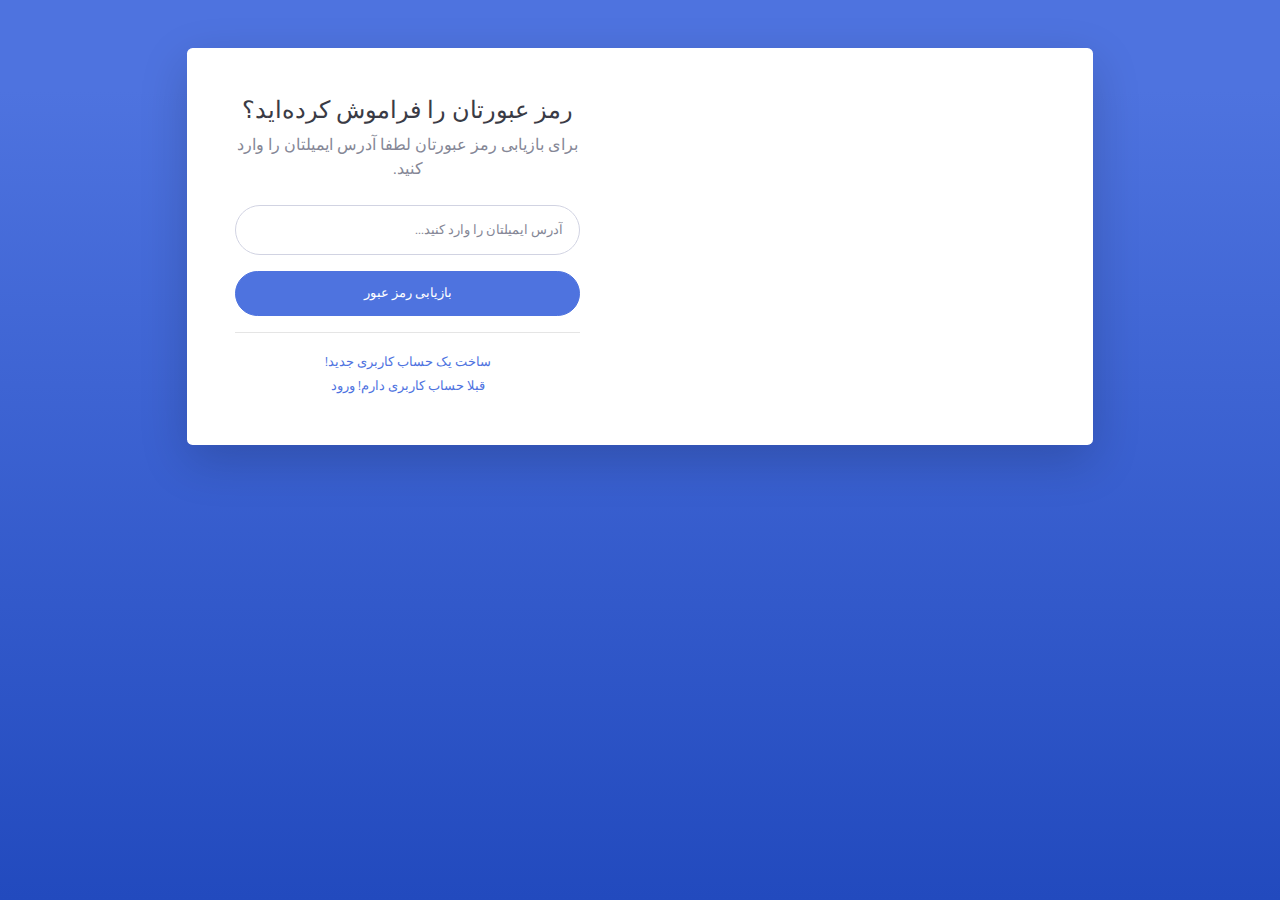
<file: forgot-password.html>
<!DOCTYPE html>
<html lang="en">

<head>

    <meta charset="utf-8">
    <meta http-equiv="X-UA-Compatible" content="IE=edge">
    <meta name="viewport" content="width=device-width, initial-scale=1, shrink-to-fit=no">
    <meta name="description" content="">
    <meta name="author" content="">

    <title>SB Admin 2 - Forgot Password</title>

    <!-- Custom fonts for this template-->
    <link href="vendor/fontawesome-free/css/all.min.css" rel="stylesheet" type="text/css">
    <link
        href="https://fonts.googleapis.com/css?family=Nunito:200,200i,300,300i,400,400i,600,600i,700,700i,800,800i,900,900i"
        rel="stylesheet">

    <!-- Custom styles for this template-->
    <link href="css/sb-admin-2.css" rel="stylesheet">

</head>

<body class="bg-gradient-primary" dir="rtl">

    <div class="container">

        <!-- Outer Row -->
        <div class="row justify-content-center">

            <div class="col-xl-10 col-lg-12 col-md-9">

                <div class="card o-hidden border-0 shadow-lg my-5">
                    <div class="card-body p-0">
                        <!-- Nested Row within Card Body -->
                        <div class="row">
                            <div class="col-lg-6 d-none d-lg-block bg-password-image"></div>
                            <div class="col-lg-6">
                                <div class="p-5">
                                    <div class="text-center">
                                        <h1 class="h4 text-gray-900 mb-2">رمز عبورتان را فراموش کرده‌اید؟</h1>
                                        <p class="mb-4">برای بازیابی رمز عبورتان لطفا آدرس ایمیلتان را وارد کنید.</p>
                                    </div>
                                    <form class="user">
                                        <div class="form-group">
                                            <input type="email" class="form-control form-control-user"
                                                id="exampleInputEmail" aria-describedby="emailHelp"
                                                placeholder="آدرس ایمیلتان را وارد کنید...">
                                        </div>
                                        <a href="login.html" class="btn btn-primary btn-user btn-block">
                                            بازیابی رمز عبور
                                        </a>
                                    </form>
                                    <hr>
                                    <div class="text-center">
                                        <a class="small" href="register.html">ساخت یک حساب کاربری جدید!</a>
                                    </div>
                                    <div class="text-center">
                                        <a class="small" href="login.html">قبلا حساب کاربری دارم! ورود</a>
                                    </div>
                                </div>
                            </div>
                        </div>
                    </div>
                </div>

            </div>

        </div>

    </div>

    <!-- Bootstrap core JavaScript-->
    <script src="vendor/jquery/jquery.min.js"></script>
    <script src="vendor/bootstrap/js/bootstrap.bundle.min.js"></script>

    <!-- Core plugin JavaScript-->
    <script src="vendor/jquery-easing/jquery.easing.min.js"></script>

    <!-- Custom scripts for all pages-->
    <script src="js/sb-admin-2.min.js"></script>

</body>

</html>
</file>
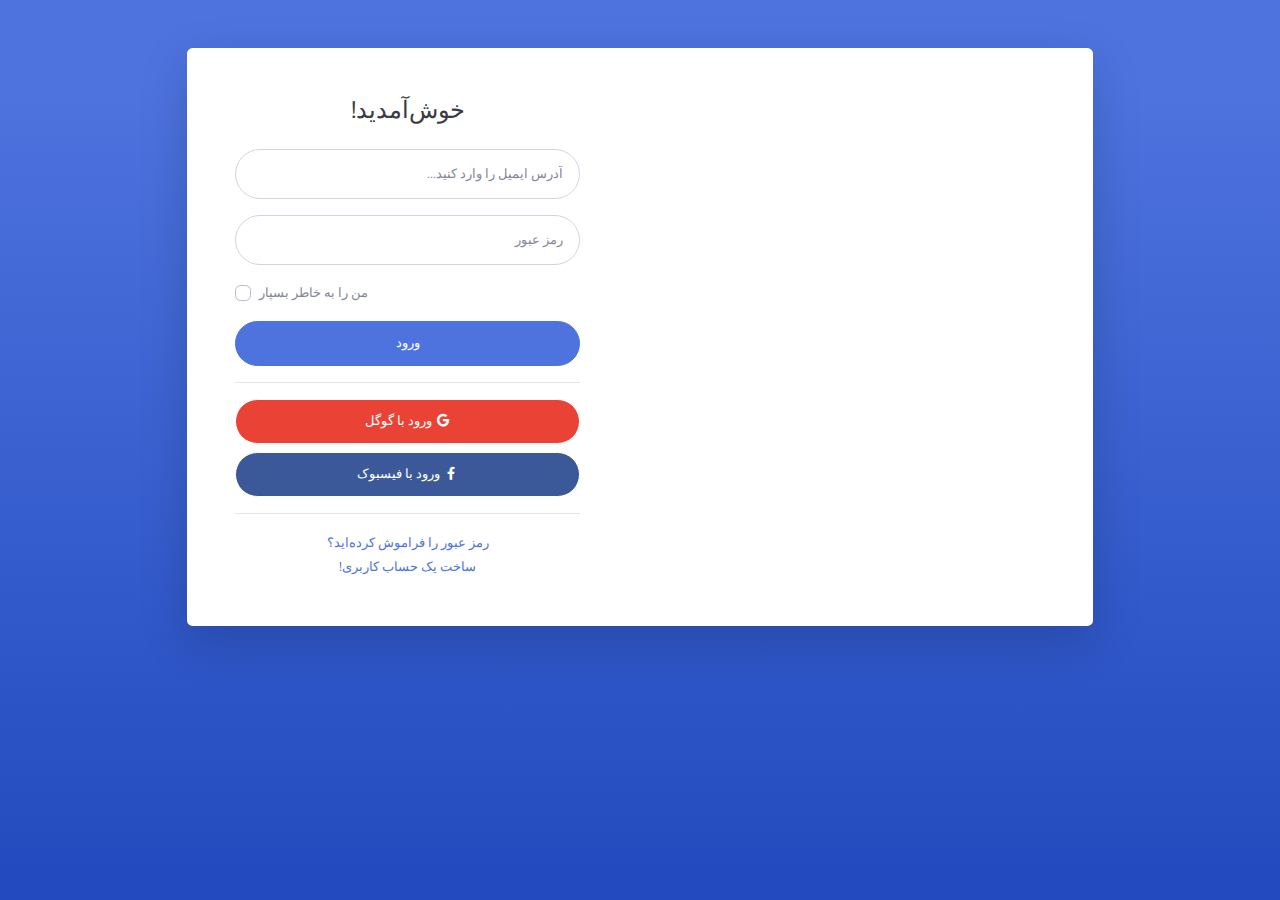
<file: login.html>
<!DOCTYPE html>
<html lang="en">

<head>

    <meta charset="utf-8">
    <meta http-equiv="X-UA-Compatible" content="IE=edge">
    <meta name="viewport" content="width=device-width, initial-scale=1, shrink-to-fit=no">
    <meta name="description" content="">
    <meta name="author" content="">

    <title>SB Admin 2 - Login</title>

    <!-- Custom fonts for this template-->
    <link href="vendor/fontawesome-free/css/all.min.css" rel="stylesheet" type="text/css">
    <link
        href="https://fonts.googleapis.com/css?family=Nunito:200,200i,300,300i,400,400i,600,600i,700,700i,800,800i,900,900i"
        rel="stylesheet">

    <!-- Custom styles for this template-->
    <link href="css/sb-admin-2.css" rel="stylesheet">

</head>

<body class="bg-gradient-primary" dir="rtl">

    <div class="container">

        <!-- Outer Row -->
        <div class="row justify-content-center">

            <div class="col-xl-10 col-lg-12 col-md-9">

                <div class="card o-hidden border-0 shadow-lg my-5">
                    <div class="card-body p-0">
                        <!-- Nested Row within Card Body -->
                        <div class="row">
                            <div class="col-lg-6 d-none d-lg-block bg-login-image"></div>
                            <div class="col-lg-6">
                                <div class="p-5">
                                    <div class="text-center">
                                        <h1 class="h4 text-gray-900 mb-4">خوش‌آمدید!</h1>
                                    </div>
                                    <form class="user">
                                        <div class="form-group">
                                            <input type="email" class="form-control form-control-user"
                                                id="exampleInputEmail" aria-describedby="emailHelp"
                                                placeholder="آدرس ایمیل را وارد کنید...">
                                        </div>
                                        <div class="form-group">
                                            <input type="password" class="form-control form-control-user"
                                                id="exampleInputPassword" placeholder="رمز عبور">
                                        </div>
                                        <div class="form-group">
                                            <div class="custom-control custom-checkbox small">
                                                <input type="checkbox" class="custom-control-input" id="customCheck">
                                                <label class="custom-control-label" for="customCheck">من را به خاطر بسپار</label>
                                            </div>
                                        </div>
                                        <a href="index.html" class="btn btn-primary btn-user btn-block">
                                            ورود
                                        </a>
                                        <hr>
                                        <a href="index.html" class="btn btn-google btn-user btn-block">
                                            <i class="fab fa-google fa-fw"></i> ورود با گوگل
                                        </a>
                                        <a href="index.html" class="btn btn-facebook btn-user btn-block">
                                            <i class="fab fa-facebook-f fa-fw"></i> ورود با فیسبوک
                                        </a>
                                    </form>
                                    <hr>
                                    <div class="text-center">
                                        <a class="small" href="forgot-password.html">رمز عبور را فراموش کرده‌اید؟</a>
                                    </div>
                                    <div class="text-center">
                                        <a class="small" href="register.html">ساخت یک حساب کاربری!</a>
                                    </div>
                                </div>
                            </div>
                        </div>
                    </div>
                </div>

            </div>

        </div>

    </div>

    <!-- Bootstrap core JavaScript-->
    <script src="vendor/jquery/jquery.min.js"></script>
    <script src="vendor/bootstrap/js/bootstrap.bundle.min.js"></script>

    <!-- Core plugin JavaScript-->
    <script src="vendor/jquery-easing/jquery.easing.min.js"></script>

    <!-- Custom scripts for all pages-->
    <script src="js/sb-admin-2.min.js"></script>

</body>

</html>
</file>
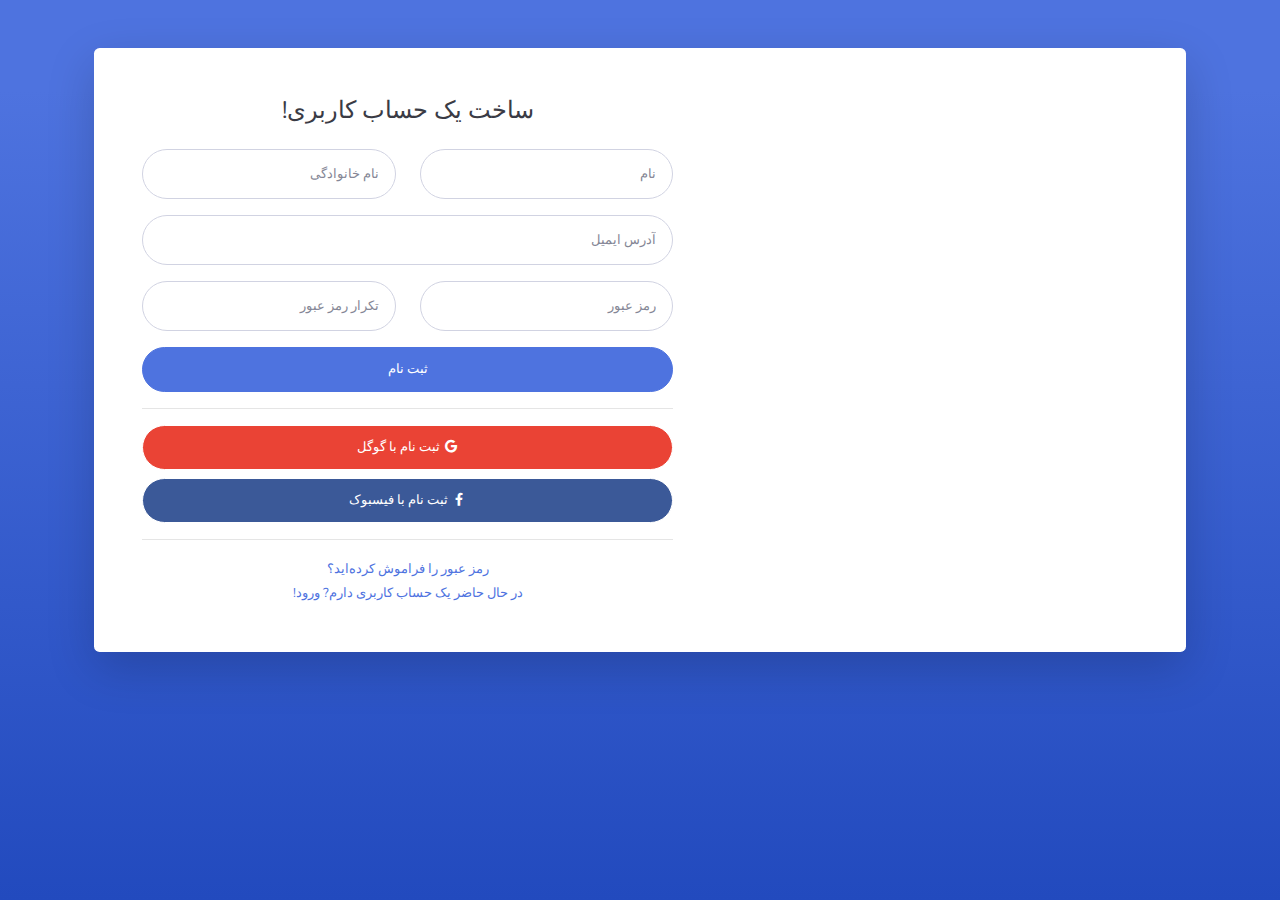
<file: register.html>
<!DOCTYPE html>
<html lang="en">

<head>

    <meta charset="utf-8">
    <meta http-equiv="X-UA-Compatible" content="IE=edge">
    <meta name="viewport" content="width=device-width, initial-scale=1, shrink-to-fit=no">
    <meta name="description" content="">
    <meta name="author" content="">

    <title>SB Admin 2 - Register</title>

    <!-- Custom fonts for this template-->
    <link href="vendor/fontawesome-free/css/all.min.css" rel="stylesheet" type="text/css">
    <link
        href="https://fonts.googleapis.com/css?family=Nunito:200,200i,300,300i,400,400i,600,600i,700,700i,800,800i,900,900i"
        rel="stylesheet">

    <!-- Custom styles for this template-->
    <link href="css/sb-admin-2.css" rel="stylesheet">

</head>

<body class="bg-gradient-primary" dir="rtl">

    <div class="container">

        <div class="card o-hidden border-0 shadow-lg my-5">
            <div class="card-body p-0">
                <!-- Nested Row within Card Body -->
                <div class="row">
                    <div class="col-lg-5 d-none d-lg-block bg-register-image"></div>
                    <div class="col-lg-7">
                        <div class="p-5">
                            <div class="text-center">
                                <h1 class="h4 text-gray-900 mb-4">ساخت یک حساب کاربری!</h1>
                            </div>
                            <form class="user">
                                <div class="form-group row">
                                    <div class="col-sm-6 mb-3 mb-sm-0">
                                        <input type="text" class="form-control form-control-user" id="exampleFirstName"
                                            placeholder="نام">
                                    </div>
                                    <div class="col-sm-6">
                                        <input type="text" class="form-control form-control-user" id="exampleLastName"
                                            placeholder="نام خانوادگی">
                                    </div>
                                </div>
                                <div class="form-group">
                                    <input type="email" class="form-control form-control-user" id="exampleInputEmail"
                                        placeholder="آدرس ایمیل">
                                </div>
                                <div class="form-group row">
                                    <div class="col-sm-6 mb-3 mb-sm-0">
                                        <input type="password" class="form-control form-control-user"
                                            id="exampleInputPassword" placeholder="رمز عبور">
                                    </div>
                                    <div class="col-sm-6">
                                        <input type="password" class="form-control form-control-user"
                                            id="exampleRepeatPassword" placeholder="تکرار رمز عبور">
                                    </div>
                                </div>
                                <a href="login.html" class="btn btn-primary btn-user btn-block">
                                    ثبت نام
                                </a>
                                <hr>
                                <a href="index.html" class="btn btn-google btn-user btn-block">
                                    <i class="fab fa-google fa-fw"></i> ثبت نام با گوگل
                                </a>
                                <a href="index.html" class="btn btn-facebook btn-user btn-block">
                                    <i class="fab fa-facebook-f fa-fw"></i> ثبت نام با فیسبوک
                                </a>
                            </form>
                            <hr>
                            <div class="text-center">
                                <a class="small" href="forgot-password.html">رمز عبور را فراموش کرده‌اید؟</a>
                            </div>
                            <div class="text-center">
                                <a class="small" href="login.html">در حال حاضر یک حساب کاربری دارم? ورود!</a>
                            </div>
                        </div>
                    </div>
                </div>
            </div>
        </div>

    </div>

    <!-- Bootstrap core JavaScript-->
    <script src="vendor/jquery/jquery.min.js"></script>
    <script src="vendor/bootstrap/js/bootstrap.bundle.min.js"></script>

    <!-- Core plugin JavaScript-->
    <script src="vendor/jquery-easing/jquery.easing.min.js"></script>

    <!-- Custom scripts for all pages-->
    <script src="js/sb-admin-2.min.js"></script>

</body>

</html>
</file>
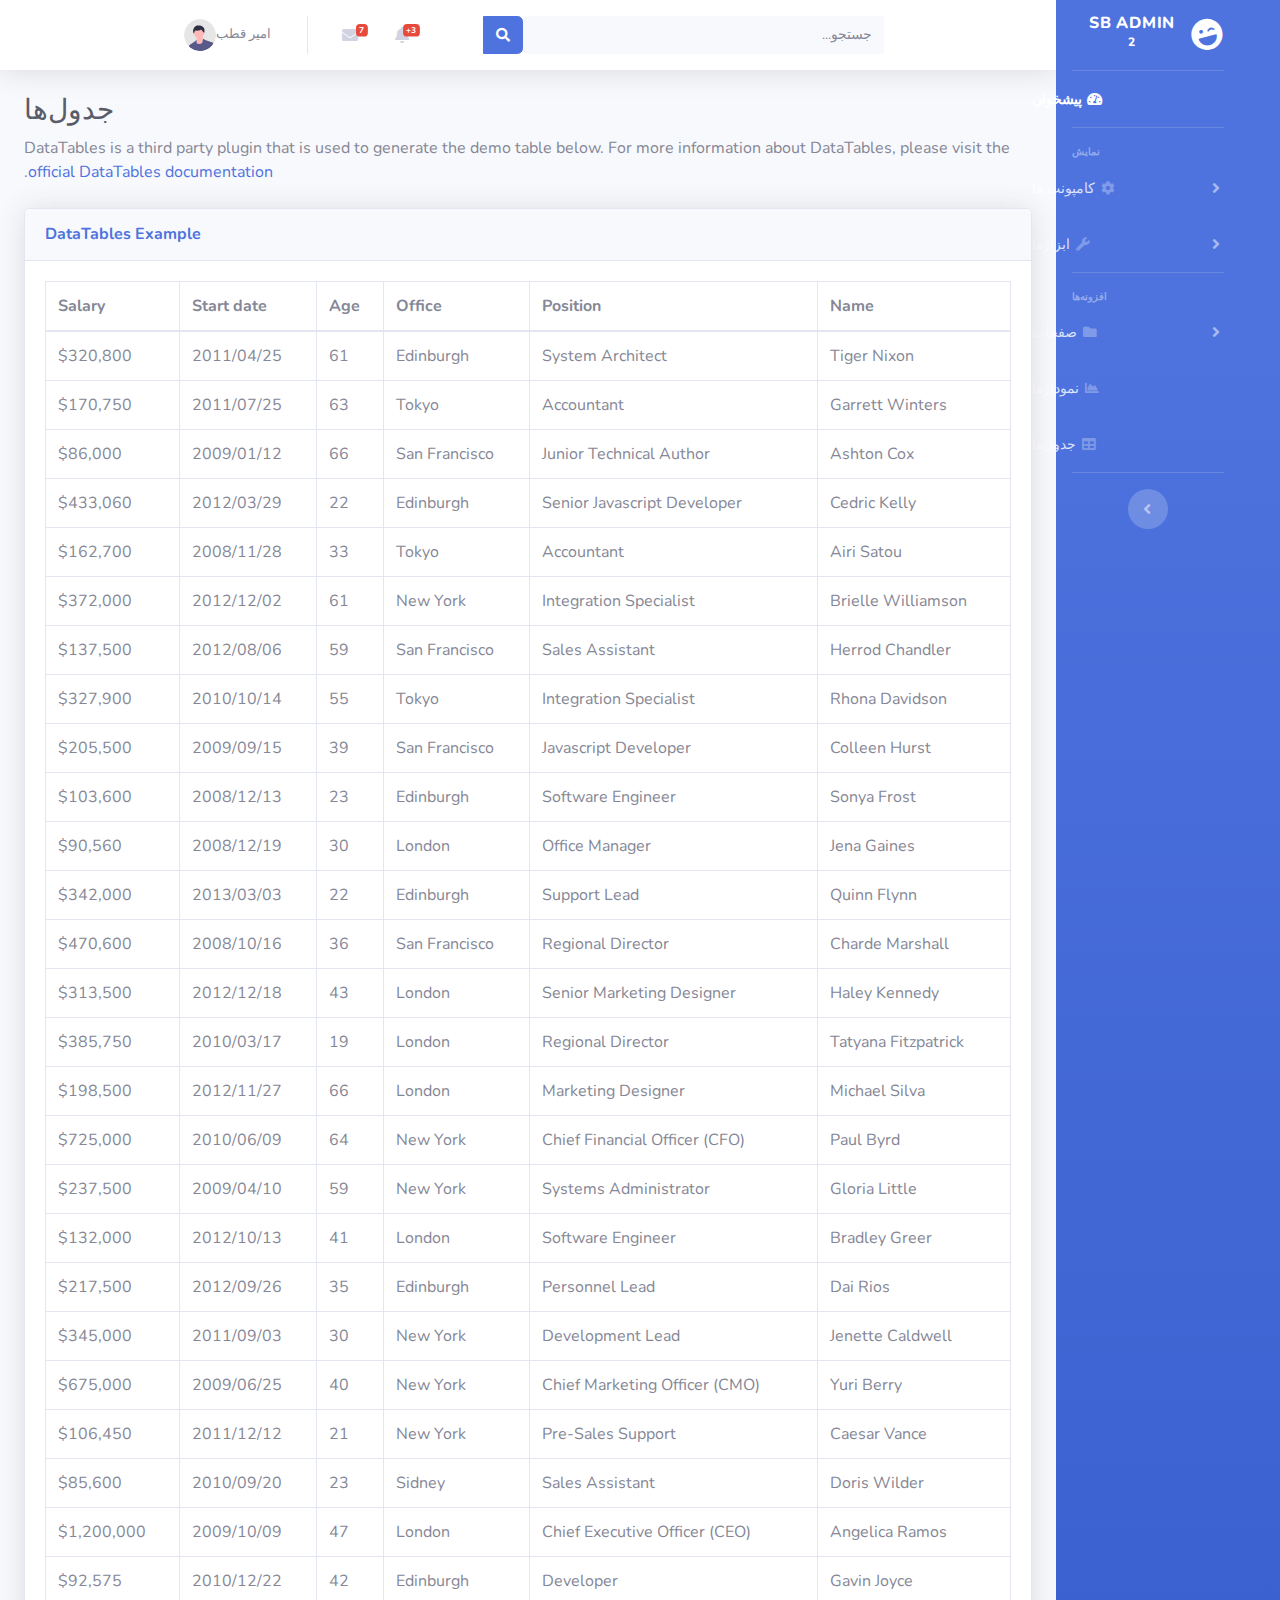
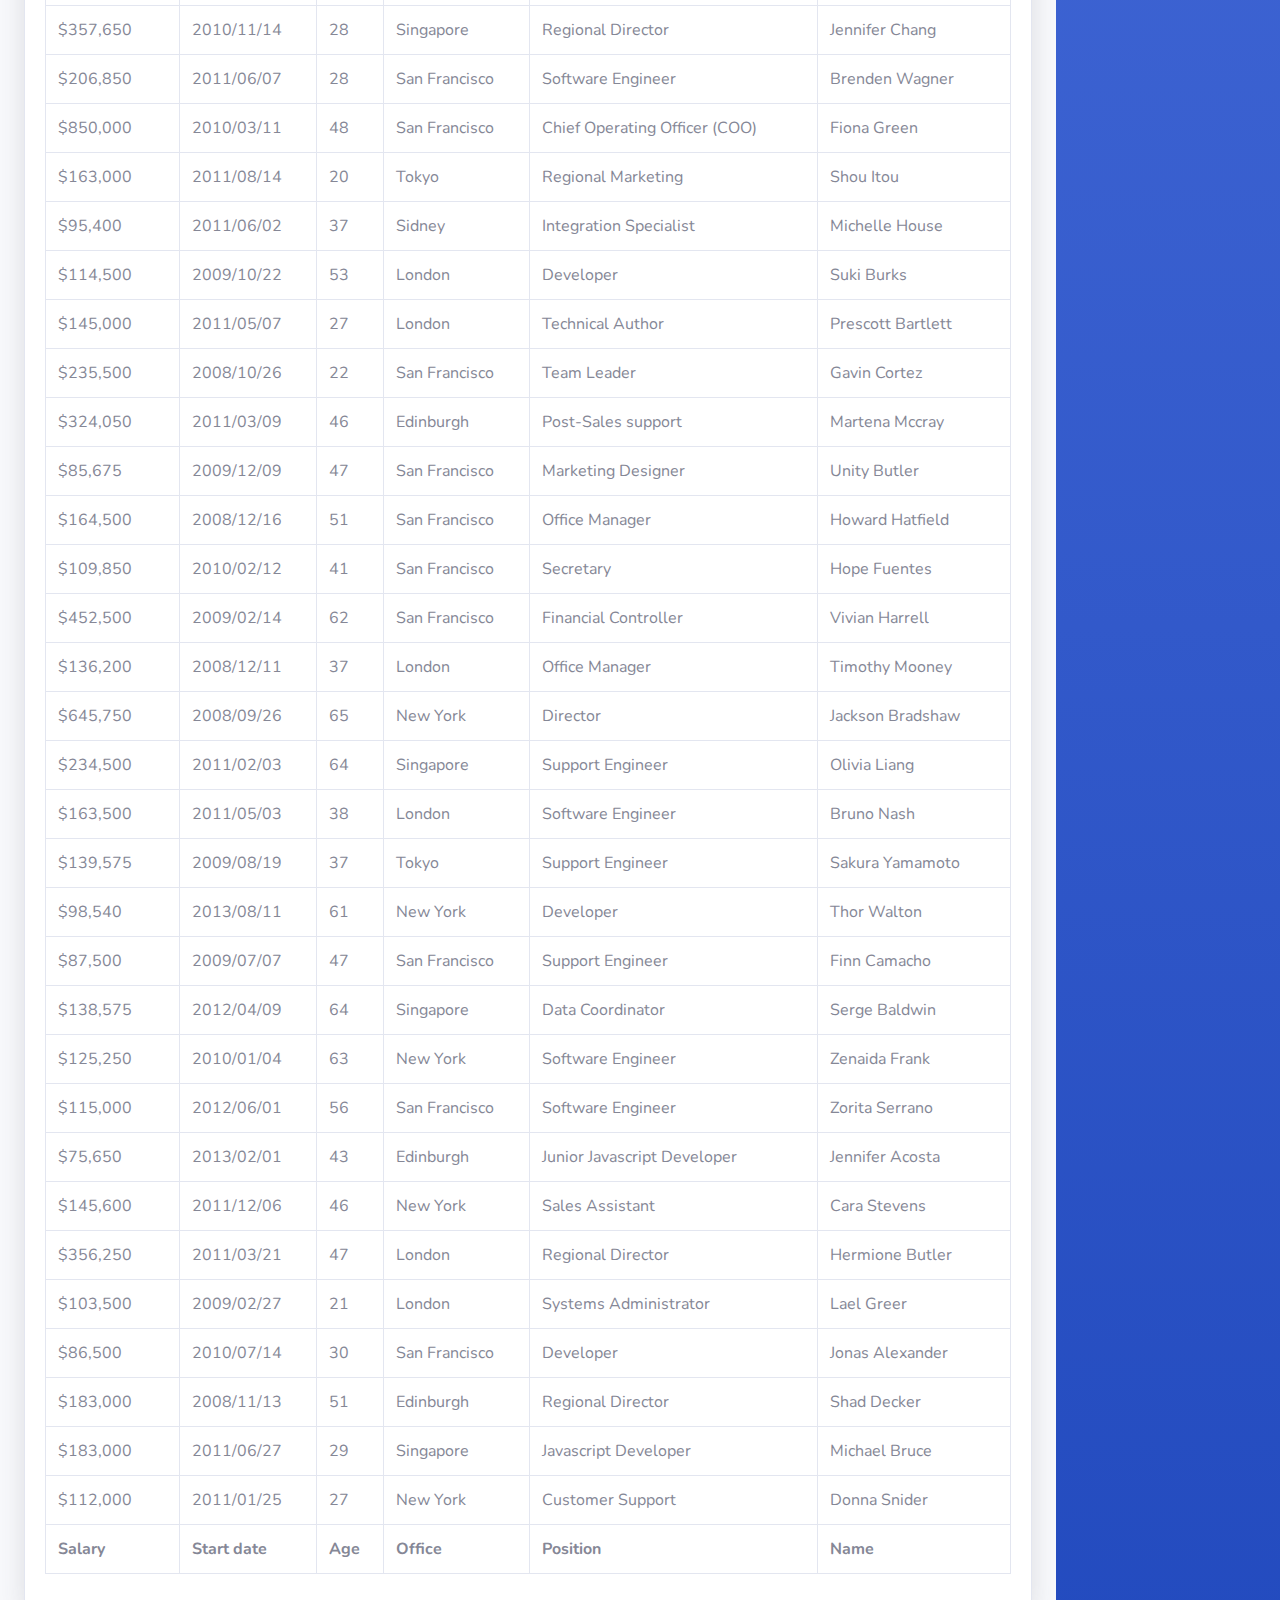
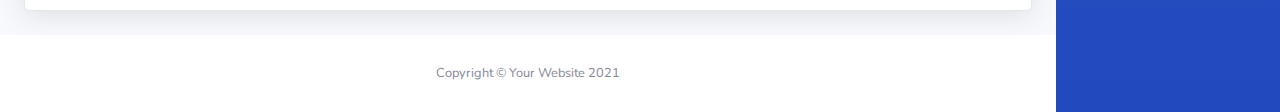
<file: tables.html>
<!DOCTYPE html>
<html lang="en">

<head>

    <meta charset="utf-8">
    <meta http-equiv="X-UA-Compatible" content="IE=edge">
    <meta name="viewport" content="width=device-width, initial-scale=1, shrink-to-fit=no">
    <meta name="description" content="">
    <meta name="author" content="">

    <title>SB Admin 2 - Dashboard</title>

    <!-- Custom fonts for this template-->
    <link href="vendor/fontawesome-free/css/all.min.css" rel="stylesheet" type="text/css">
    <link
        href="https://fonts.googleapis.com/css?family=Nunito:200,200i,300,300i,400,400i,600,600i,700,700i,800,800i,900,900i"
        rel="stylesheet">

    <!-- Custom styles for this template-->
    <link href="css/sb-admin-2.css" rel="stylesheet">

</head>

<body id="page-top" dir="rtl">

    <!-- Page Wrapper -->
    <div id="wrapper">

        <!-- Sidebar -->
        <ul class="navbar-nav bg-gradient-primary sidebar sidebar-dark accordion" id="accordionSidebar">

            <!-- Sidebar - Brand -->
            <a class="sidebar-brand d-flex align-items-center justify-content-center" href="index.html">
                <div class="sidebar-brand-icon rotate-n-15">
                    <i class="fas fa-laugh-wink"></i>
                </div>
                <div class="sidebar-brand-text mx-3">SB Admin <sup>2</sup></div>
            </a>

            <!-- Divider -->
            <hr class="sidebar-divider my-0">

            <!-- Nav Item - Dashboard -->
            <li class="nav-item active">
                <a class="nav-link" href="index.html">
                    <i class="fas fa-fw fa-tachometer-alt"></i>
                    <span>پیشخوان</span></a>
            </li>

            <!-- Divider -->
            <hr class="sidebar-divider">

            <!-- Heading -->
            <div class="sidebar-heading">
                نمایش
            </div>

            <!-- Nav Item - Pages Collapse Menu -->
            <li class="nav-item">
                <a class="nav-link collapsed" href="#" data-toggle="collapse" data-target="#collapseTwo"
                    aria-expanded="true" aria-controls="collapseTwo">
                    <i class="fas fa-fw fa-cog"></i>
                    <span>کامپونت ها</span>
                </a>
                <div id="collapseTwo" class="collapse" aria-labelledby="headingTwo" data-parent="#accordionSidebar">
                    <div class="bg-white py-2 collapse-inner rounded">
                        <h6 class="collapse-header">کامپوننت‌های سفارشی:</h6>
                        <a class="collapse-item" href="buttons.html">دکمه‌ها</a>
                        <a class="collapse-item" href="cards.html">کاردها</a>
                    </div>
                </div>
            </li>

            <!-- Nav Item - Utilities Collapse Menu -->
            <li class="nav-item">
                <a class="nav-link collapsed" href="#" data-toggle="collapse" data-target="#collapseUtilities"
                    aria-expanded="true" aria-controls="collapseUtilities">
                    <i class="fas fa-fw fa-wrench"></i>
                    <span>ابزارها</span>
                </a>
                <div id="collapseUtilities" class="collapse" aria-labelledby="headingUtilities"
                    data-parent="#accordionSidebar">
                    <div class="bg-white py-2 collapse-inner rounded">
                        <h6 class="collapse-header">ابزارهای سفارشی:</h6>
                        <a class="collapse-item" href="utilities-color.html">رنگ‌ها</a>
                        <a class="collapse-item" href="utilities-border.html">حاشیه‌ها</a>
                        <a class="collapse-item" href="utilities-animation.html">انیمیشن‌ها</a>
                        <a class="collapse-item" href="utilities-other.html">دیگر</a>
                    </div>
                </div>
            </li>

            <!-- Divider -->
            <hr class="sidebar-divider">

            <!-- Heading -->
            <div class="sidebar-heading">
                افزونه‌ها
            </div>

            <!-- Nav Item - Pages Collapse Menu -->
            <li class="nav-item">
                <a class="nav-link collapsed" href="#" data-toggle="collapse" data-target="#collapsePages"
                    aria-expanded="true" aria-controls="collapsePages">
                    <i class="fas fa-fw fa-folder"></i>
                    <span>صفحات</span>
                </a>
                <div id="collapsePages" class="collapse" aria-labelledby="headingPages" data-parent="#accordionSidebar">
                    <div class="bg-white py-2 collapse-inner rounded">
                        <h6 class="collapse-header">صفحات ورود:</h6>
                        <a class="collapse-item" href="login.html">ورود</a>
                        <a class="collapse-item" href="register.html">ثبت نام</a>
                        <a class="collapse-item" href="forgot-password.html">فراموشی رمز عبور</a>
                        <div class="collapse-divider"></div>
                        <h6 class="collapse-header">صفحات دیگر:</h6>
                        <a class="collapse-item" href="404.html">404 صفحه</a>
                        <a class="collapse-item" href="blank.html">صفحه خالی</a>
                    </div>
                </div>
            </li>

            <!-- Nav Item - Charts -->
            <li class="nav-item">
                <a class="nav-link" href="charts.html">
                    <i class="fas fa-fw fa-chart-area"></i>
                    <span>نمودار‌ها</span></a>
            </li>

            <!-- Nav Item - Tables -->
            <li class="nav-item">
                <a class="nav-link" href="tables.html">
                    <i class="fas fa-fw fa-table"></i>
                    <span>جدول‌ها</span></a>
            </li>

            <!-- Divider -->
            <hr class="sidebar-divider d-none d-md-block">

            <!-- Sidebar Toggler (Sidebar) -->
            <div class="text-center d-none d-md-inline">
                <button class="rounded-circle border-0" id="sidebarToggle"></button>
            </div>
        </ul>
        <!-- End of Sidebar -->

        <!-- Content Wrapper -->
        <div id="content-wrapper" class="d-flex flex-column">

            <!-- Main Content -->
            <div id="content">

                <!-- Topbar -->
                <nav class="navbar navbar-expand navbar-light bg-white topbar mb-4 static-top shadow">

                    <!-- Sidebar Toggle (Topbar) -->
                    <button id="sidebarToggleTop" class="btn btn-link d-md-none rounded-circle mr-3">
                        <i class="fa fa-bars"></i>
                    </button>

                    <!-- Topbar Search -->
                    <form
                        class="d-none d-sm-inline-block form-inline mr-auto ml-md-3 my-2 my-md-0 mw-100 navbar-search">
                        <div class="input-group">
                            <input type="text" class="form-control bg-light border-0 small" placeholder="جستجو..."
                                aria-label="Search" aria-describedby="basic-addon2">
                            <div class="input-group-append">
                                <button class="btn btn-primary" type="button">
                                    <i class="fas fa-search fa-sm"></i>
                                </button>
                            </div>
                        </div>
                    </form>

                    <!-- Topbar Navbar -->
                    <ul class="navbar-nav ml-auto">

                        <!-- Nav Item - Search Dropdown (Visible Only XS) -->
                        <li class="nav-item dropdown no-arrow d-sm-none">
                            <a class="nav-link dropdown-toggle" href="#" id="searchDropdown" role="button"
                                data-toggle="dropdown" aria-haspopup="true" aria-expanded="false">
                                <i class="fas fa-search fa-fw"></i>
                            </a>
                            <!-- Dropdown - Messages -->
                            <div class="dropdown-menu dropdown-menu-right p-3 shadow animated--grow-in"
                                aria-labelledby="searchDropdown">
                                <form class="form-inline mr-auto w-100 navbar-search">
                                    <div class="input-group">
                                        <input type="text" class="form-control bg-light border-0 small"
                                            placeholder="جستجو..." aria-label="Search"
                                            aria-describedby="basic-addon2">
                                        <div class="input-group-append">
                                            <button class="btn btn-primary" type="button">
                                                <i class="fas fa-search fa-sm"></i>
                                            </button>
                                        </div>
                                    </div>
                                </form>
                            </div>
                        </li>

                        <!-- Nav Item - Alerts -->
                        <li class="nav-item dropdown no-arrow mx-1">
                            <a class="nav-link dropdown-toggle" href="#" id="alertsDropdown" role="button"
                                data-toggle="dropdown" aria-haspopup="true" aria-expanded="false">
                                <i class="fas fa-bell fa-fw"></i>
                                <!-- Counter - Alerts -->
                                <span class="badge badge-danger badge-counter">3+</span>
                            </a>
                            <!-- Dropdown - Alerts -->
                            <div class="dropdown-list dropdown-menu dropdown-menu-right shadow animated--grow-in"
                                aria-labelledby="alertsDropdown">
                                <h6 class="dropdown-header">
                                    اعلانات
                                </h6>
                                <a class="dropdown-item d-flex align-items-center" href="#">
                                    <div class="mr-3">
                                        <div class="icon-circle bg-primary">
                                            <i class="fas fa-file-alt text-white"></i>
                                        </div>
                                    </div>
                                    <div>
                                        <div class="small text-gray-500">۱۲ فروردین ۱۴۰۰</div>
                                        <span class="font-weight-bold">یک اعلان جدید</span>
                                    </div>
                                </a>
                                <a class="dropdown-item d-flex align-items-center" href="#">
                                    <div class="mr-3">
                                        <div class="icon-circle bg-success">
                                            <i class="fas fa-donate text-white"></i>
                                        </div>
                                    </div>
                                    <div>
                                      <div class="small text-gray-500">۱۲ فروردین ۱۴۰۰</div>
                                      <span class="font-weight-bold">یک اعلان جدید</span>
                                    </div>
                                </a>
                                <a class="dropdown-item d-flex align-items-center" href="#">
                                    <div class="mr-3">
                                        <div class="icon-circle bg-warning">
                                            <i class="fas fa-exclamation-triangle text-white"></i>
                                        </div>
                                    </div>
                                    <div>
                                      <div class="small text-gray-500">۱۲ فروردین ۱۴۰۰</div>
                                        متن اعلان
                                    </div>
                                </a>
                                <a class="dropdown-item text-center small text-gray-500" href="#">نمایش همه اعلان‌ها</a>
                            </div>
                        </li>

                        <!-- Nav Item - Messages -->
                        <li class="nav-item dropdown no-arrow mx-1">
                            <a class="nav-link dropdown-toggle" href="#" id="messagesDropdown" role="button"
                                data-toggle="dropdown" aria-haspopup="true" aria-expanded="false">
                                <i class="fas fa-envelope fa-fw"></i>
                                <!-- Counter - Messages -->
                                <span class="badge badge-danger badge-counter">7</span>
                            </a>
                            <!-- Dropdown - Messages -->
                            <div class="dropdown-list dropdown-menu dropdown-menu-right shadow animated--grow-in"
                                aria-labelledby="messagesDropdown">
                                <h6 class="dropdown-header">
                                    صندوق پیام‌ها
                                </h6>
                                <a class="dropdown-item d-flex align-items-center" href="#">
                                    <div class="dropdown-list-image mr-3">
                                        <img class="rounded-circle" src="img/undraw_profile_1.svg"
                                            alt="...">
                                        <div class="status-indicator bg-success"></div>
                                    </div>
                                    <div class="font-weight-bold">
                                        <div class="text-truncate">سلام خوبی؟</div>
                                        <div class="small text-gray-500">سارا · 58m</div>
                                    </div>
                                </a>
                                <a class="dropdown-item d-flex align-items-center" href="#">
                                    <div class="dropdown-list-image mr-3">
                                        <img class="rounded-circle" src="img/undraw_profile_2.svg"
                                            alt="...">
                                        <div class="status-indicator"></div>
                                    </div>
                                    <div>
                                        <div class="text-truncate">ممنون</div>
                                        <div class="small text-gray-500">امیر · 1d</div>
                                    </div>
                                </a>
                                <a class="dropdown-item text-center small text-gray-500" href="#">خواندن همه‌ی پیام‌ها</a>
                            </div>
                        </li>

                        <div class="topbar-divider d-none d-sm-block"></div>

                        <!-- Nav Item - User Information -->
                        <li class="nav-item dropdown no-arrow">
                            <a class="nav-link dropdown-toggle" href="#" id="userDropdown" role="button"
                                data-toggle="dropdown" aria-haspopup="true" aria-expanded="false">
                                <span class="mr-2 d-none d-lg-inline text-gray-600 small">امیر قطب</span>
                                <img class="img-profile rounded-circle"
                                    src="img/undraw_profile.svg">
                            </a>
                            <!-- Dropdown - User Information -->
                            <div class="dropdown-menu dropdown-menu-right shadow animated--grow-in"
                                aria-labelledby="userDropdown">
                                <a class="dropdown-item" href="#">
                                    <i class="fas fa-user fa-sm fa-fw mr-2 text-gray-400"></i>
                                    پروفایل
                                </a>
                                <a class="dropdown-item" href="#">
                                    <i class="fas fa-cogs fa-sm fa-fw mr-2 text-gray-400"></i>
                                    تنظیمات
                                </a>
                                <a class="dropdown-item" href="#">
                                    <i class="fas fa-list fa-sm fa-fw mr-2 text-gray-400"></i>
                                    گزارش فعالیت‌ها
                                </a>
                                <div class="dropdown-divider"></div>
                                <a class="dropdown-item" href="#" data-toggle="modal" data-target="#logoutModal">
                                    <i class="fas fa-sign-out-alt fa-sm fa-fw mr-2 text-gray-400"></i>
                                    خروج
                                </a>
                            </div>
                        </li>

                    </ul>

                </nav>
                <!-- End of Topbar -->

                <!-- Begin Page Content -->
                <div class="container-fluid">

                    <!-- Page Heading -->
                    <h1 class="h3 mb-2 text-gray-800">جدول‌ها</h1>
                    <p class="mb-4">DataTables is a third party plugin that is used to generate the demo table below.
                        For more information about DataTables, please visit the <a target="_blank"
                            href="https://datatables.net">official DataTables documentation</a>.</p>

                    <!-- DataTales Example -->
                    <div class="card shadow mb-4">
                        <div class="card-header py-3">
                            <h6 class="m-0 font-weight-bold text-primary">DataTables Example</h6>
                        </div>
                        <div class="card-body">
                            <div class="table-responsive">
                                <table class="table table-bordered" id="dataTable" width="100%" cellspacing="0">
                                    <thead>
                                        <tr>
                                            <th>Name</th>
                                            <th>Position</th>
                                            <th>Office</th>
                                            <th>Age</th>
                                            <th>Start date</th>
                                            <th>Salary</th>
                                        </tr>
                                    </thead>
                                    <tfoot>
                                        <tr>
                                            <th>Name</th>
                                            <th>Position</th>
                                            <th>Office</th>
                                            <th>Age</th>
                                            <th>Start date</th>
                                            <th>Salary</th>
                                        </tr>
                                    </tfoot>
                                    <tbody>
                                        <tr>
                                            <td>Tiger Nixon</td>
                                            <td>System Architect</td>
                                            <td>Edinburgh</td>
                                            <td>61</td>
                                            <td>2011/04/25</td>
                                            <td>$320,800</td>
                                        </tr>
                                        <tr>
                                            <td>Garrett Winters</td>
                                            <td>Accountant</td>
                                            <td>Tokyo</td>
                                            <td>63</td>
                                            <td>2011/07/25</td>
                                            <td>$170,750</td>
                                        </tr>
                                        <tr>
                                            <td>Ashton Cox</td>
                                            <td>Junior Technical Author</td>
                                            <td>San Francisco</td>
                                            <td>66</td>
                                            <td>2009/01/12</td>
                                            <td>$86,000</td>
                                        </tr>
                                        <tr>
                                            <td>Cedric Kelly</td>
                                            <td>Senior Javascript Developer</td>
                                            <td>Edinburgh</td>
                                            <td>22</td>
                                            <td>2012/03/29</td>
                                            <td>$433,060</td>
                                        </tr>
                                        <tr>
                                            <td>Airi Satou</td>
                                            <td>Accountant</td>
                                            <td>Tokyo</td>
                                            <td>33</td>
                                            <td>2008/11/28</td>
                                            <td>$162,700</td>
                                        </tr>
                                        <tr>
                                            <td>Brielle Williamson</td>
                                            <td>Integration Specialist</td>
                                            <td>New York</td>
                                            <td>61</td>
                                            <td>2012/12/02</td>
                                            <td>$372,000</td>
                                        </tr>
                                        <tr>
                                            <td>Herrod Chandler</td>
                                            <td>Sales Assistant</td>
                                            <td>San Francisco</td>
                                            <td>59</td>
                                            <td>2012/08/06</td>
                                            <td>$137,500</td>
                                        </tr>
                                        <tr>
                                            <td>Rhona Davidson</td>
                                            <td>Integration Specialist</td>
                                            <td>Tokyo</td>
                                            <td>55</td>
                                            <td>2010/10/14</td>
                                            <td>$327,900</td>
                                        </tr>
                                        <tr>
                                            <td>Colleen Hurst</td>
                                            <td>Javascript Developer</td>
                                            <td>San Francisco</td>
                                            <td>39</td>
                                            <td>2009/09/15</td>
                                            <td>$205,500</td>
                                        </tr>
                                        <tr>
                                            <td>Sonya Frost</td>
                                            <td>Software Engineer</td>
                                            <td>Edinburgh</td>
                                            <td>23</td>
                                            <td>2008/12/13</td>
                                            <td>$103,600</td>
                                        </tr>
                                        <tr>
                                            <td>Jena Gaines</td>
                                            <td>Office Manager</td>
                                            <td>London</td>
                                            <td>30</td>
                                            <td>2008/12/19</td>
                                            <td>$90,560</td>
                                        </tr>
                                        <tr>
                                            <td>Quinn Flynn</td>
                                            <td>Support Lead</td>
                                            <td>Edinburgh</td>
                                            <td>22</td>
                                            <td>2013/03/03</td>
                                            <td>$342,000</td>
                                        </tr>
                                        <tr>
                                            <td>Charde Marshall</td>
                                            <td>Regional Director</td>
                                            <td>San Francisco</td>
                                            <td>36</td>
                                            <td>2008/10/16</td>
                                            <td>$470,600</td>
                                        </tr>
                                        <tr>
                                            <td>Haley Kennedy</td>
                                            <td>Senior Marketing Designer</td>
                                            <td>London</td>
                                            <td>43</td>
                                            <td>2012/12/18</td>
                                            <td>$313,500</td>
                                        </tr>
                                        <tr>
                                            <td>Tatyana Fitzpatrick</td>
                                            <td>Regional Director</td>
                                            <td>London</td>
                                            <td>19</td>
                                            <td>2010/03/17</td>
                                            <td>$385,750</td>
                                        </tr>
                                        <tr>
                                            <td>Michael Silva</td>
                                            <td>Marketing Designer</td>
                                            <td>London</td>
                                            <td>66</td>
                                            <td>2012/11/27</td>
                                            <td>$198,500</td>
                                        </tr>
                                        <tr>
                                            <td>Paul Byrd</td>
                                            <td>Chief Financial Officer (CFO)</td>
                                            <td>New York</td>
                                            <td>64</td>
                                            <td>2010/06/09</td>
                                            <td>$725,000</td>
                                        </tr>
                                        <tr>
                                            <td>Gloria Little</td>
                                            <td>Systems Administrator</td>
                                            <td>New York</td>
                                            <td>59</td>
                                            <td>2009/04/10</td>
                                            <td>$237,500</td>
                                        </tr>
                                        <tr>
                                            <td>Bradley Greer</td>
                                            <td>Software Engineer</td>
                                            <td>London</td>
                                            <td>41</td>
                                            <td>2012/10/13</td>
                                            <td>$132,000</td>
                                        </tr>
                                        <tr>
                                            <td>Dai Rios</td>
                                            <td>Personnel Lead</td>
                                            <td>Edinburgh</td>
                                            <td>35</td>
                                            <td>2012/09/26</td>
                                            <td>$217,500</td>
                                        </tr>
                                        <tr>
                                            <td>Jenette Caldwell</td>
                                            <td>Development Lead</td>
                                            <td>New York</td>
                                            <td>30</td>
                                            <td>2011/09/03</td>
                                            <td>$345,000</td>
                                        </tr>
                                        <tr>
                                            <td>Yuri Berry</td>
                                            <td>Chief Marketing Officer (CMO)</td>
                                            <td>New York</td>
                                            <td>40</td>
                                            <td>2009/06/25</td>
                                            <td>$675,000</td>
                                        </tr>
                                        <tr>
                                            <td>Caesar Vance</td>
                                            <td>Pre-Sales Support</td>
                                            <td>New York</td>
                                            <td>21</td>
                                            <td>2011/12/12</td>
                                            <td>$106,450</td>
                                        </tr>
                                        <tr>
                                            <td>Doris Wilder</td>
                                            <td>Sales Assistant</td>
                                            <td>Sidney</td>
                                            <td>23</td>
                                            <td>2010/09/20</td>
                                            <td>$85,600</td>
                                        </tr>
                                        <tr>
                                            <td>Angelica Ramos</td>
                                            <td>Chief Executive Officer (CEO)</td>
                                            <td>London</td>
                                            <td>47</td>
                                            <td>2009/10/09</td>
                                            <td>$1,200,000</td>
                                        </tr>
                                        <tr>
                                            <td>Gavin Joyce</td>
                                            <td>Developer</td>
                                            <td>Edinburgh</td>
                                            <td>42</td>
                                            <td>2010/12/22</td>
                                            <td>$92,575</td>
                                        </tr>
                                        <tr>
                                            <td>Jennifer Chang</td>
                                            <td>Regional Director</td>
                                            <td>Singapore</td>
                                            <td>28</td>
                                            <td>2010/11/14</td>
                                            <td>$357,650</td>
                                        </tr>
                                        <tr>
                                            <td>Brenden Wagner</td>
                                            <td>Software Engineer</td>
                                            <td>San Francisco</td>
                                            <td>28</td>
                                            <td>2011/06/07</td>
                                            <td>$206,850</td>
                                        </tr>
                                        <tr>
                                            <td>Fiona Green</td>
                                            <td>Chief Operating Officer (COO)</td>
                                            <td>San Francisco</td>
                                            <td>48</td>
                                            <td>2010/03/11</td>
                                            <td>$850,000</td>
                                        </tr>
                                        <tr>
                                            <td>Shou Itou</td>
                                            <td>Regional Marketing</td>
                                            <td>Tokyo</td>
                                            <td>20</td>
                                            <td>2011/08/14</td>
                                            <td>$163,000</td>
                                        </tr>
                                        <tr>
                                            <td>Michelle House</td>
                                            <td>Integration Specialist</td>
                                            <td>Sidney</td>
                                            <td>37</td>
                                            <td>2011/06/02</td>
                                            <td>$95,400</td>
                                        </tr>
                                        <tr>
                                            <td>Suki Burks</td>
                                            <td>Developer</td>
                                            <td>London</td>
                                            <td>53</td>
                                            <td>2009/10/22</td>
                                            <td>$114,500</td>
                                        </tr>
                                        <tr>
                                            <td>Prescott Bartlett</td>
                                            <td>Technical Author</td>
                                            <td>London</td>
                                            <td>27</td>
                                            <td>2011/05/07</td>
                                            <td>$145,000</td>
                                        </tr>
                                        <tr>
                                            <td>Gavin Cortez</td>
                                            <td>Team Leader</td>
                                            <td>San Francisco</td>
                                            <td>22</td>
                                            <td>2008/10/26</td>
                                            <td>$235,500</td>
                                        </tr>
                                        <tr>
                                            <td>Martena Mccray</td>
                                            <td>Post-Sales support</td>
                                            <td>Edinburgh</td>
                                            <td>46</td>
                                            <td>2011/03/09</td>
                                            <td>$324,050</td>
                                        </tr>
                                        <tr>
                                            <td>Unity Butler</td>
                                            <td>Marketing Designer</td>
                                            <td>San Francisco</td>
                                            <td>47</td>
                                            <td>2009/12/09</td>
                                            <td>$85,675</td>
                                        </tr>
                                        <tr>
                                            <td>Howard Hatfield</td>
                                            <td>Office Manager</td>
                                            <td>San Francisco</td>
                                            <td>51</td>
                                            <td>2008/12/16</td>
                                            <td>$164,500</td>
                                        </tr>
                                        <tr>
                                            <td>Hope Fuentes</td>
                                            <td>Secretary</td>
                                            <td>San Francisco</td>
                                            <td>41</td>
                                            <td>2010/02/12</td>
                                            <td>$109,850</td>
                                        </tr>
                                        <tr>
                                            <td>Vivian Harrell</td>
                                            <td>Financial Controller</td>
                                            <td>San Francisco</td>
                                            <td>62</td>
                                            <td>2009/02/14</td>
                                            <td>$452,500</td>
                                        </tr>
                                        <tr>
                                            <td>Timothy Mooney</td>
                                            <td>Office Manager</td>
                                            <td>London</td>
                                            <td>37</td>
                                            <td>2008/12/11</td>
                                            <td>$136,200</td>
                                        </tr>
                                        <tr>
                                            <td>Jackson Bradshaw</td>
                                            <td>Director</td>
                                            <td>New York</td>
                                            <td>65</td>
                                            <td>2008/09/26</td>
                                            <td>$645,750</td>
                                        </tr>
                                        <tr>
                                            <td>Olivia Liang</td>
                                            <td>Support Engineer</td>
                                            <td>Singapore</td>
                                            <td>64</td>
                                            <td>2011/02/03</td>
                                            <td>$234,500</td>
                                        </tr>
                                        <tr>
                                            <td>Bruno Nash</td>
                                            <td>Software Engineer</td>
                                            <td>London</td>
                                            <td>38</td>
                                            <td>2011/05/03</td>
                                            <td>$163,500</td>
                                        </tr>
                                        <tr>
                                            <td>Sakura Yamamoto</td>
                                            <td>Support Engineer</td>
                                            <td>Tokyo</td>
                                            <td>37</td>
                                            <td>2009/08/19</td>
                                            <td>$139,575</td>
                                        </tr>
                                        <tr>
                                            <td>Thor Walton</td>
                                            <td>Developer</td>
                                            <td>New York</td>
                                            <td>61</td>
                                            <td>2013/08/11</td>
                                            <td>$98,540</td>
                                        </tr>
                                        <tr>
                                            <td>Finn Camacho</td>
                                            <td>Support Engineer</td>
                                            <td>San Francisco</td>
                                            <td>47</td>
                                            <td>2009/07/07</td>
                                            <td>$87,500</td>
                                        </tr>
                                        <tr>
                                            <td>Serge Baldwin</td>
                                            <td>Data Coordinator</td>
                                            <td>Singapore</td>
                                            <td>64</td>
                                            <td>2012/04/09</td>
                                            <td>$138,575</td>
                                        </tr>
                                        <tr>
                                            <td>Zenaida Frank</td>
                                            <td>Software Engineer</td>
                                            <td>New York</td>
                                            <td>63</td>
                                            <td>2010/01/04</td>
                                            <td>$125,250</td>
                                        </tr>
                                        <tr>
                                            <td>Zorita Serrano</td>
                                            <td>Software Engineer</td>
                                            <td>San Francisco</td>
                                            <td>56</td>
                                            <td>2012/06/01</td>
                                            <td>$115,000</td>
                                        </tr>
                                        <tr>
                                            <td>Jennifer Acosta</td>
                                            <td>Junior Javascript Developer</td>
                                            <td>Edinburgh</td>
                                            <td>43</td>
                                            <td>2013/02/01</td>
                                            <td>$75,650</td>
                                        </tr>
                                        <tr>
                                            <td>Cara Stevens</td>
                                            <td>Sales Assistant</td>
                                            <td>New York</td>
                                            <td>46</td>
                                            <td>2011/12/06</td>
                                            <td>$145,600</td>
                                        </tr>
                                        <tr>
                                            <td>Hermione Butler</td>
                                            <td>Regional Director</td>
                                            <td>London</td>
                                            <td>47</td>
                                            <td>2011/03/21</td>
                                            <td>$356,250</td>
                                        </tr>
                                        <tr>
                                            <td>Lael Greer</td>
                                            <td>Systems Administrator</td>
                                            <td>London</td>
                                            <td>21</td>
                                            <td>2009/02/27</td>
                                            <td>$103,500</td>
                                        </tr>
                                        <tr>
                                            <td>Jonas Alexander</td>
                                            <td>Developer</td>
                                            <td>San Francisco</td>
                                            <td>30</td>
                                            <td>2010/07/14</td>
                                            <td>$86,500</td>
                                        </tr>
                                        <tr>
                                            <td>Shad Decker</td>
                                            <td>Regional Director</td>
                                            <td>Edinburgh</td>
                                            <td>51</td>
                                            <td>2008/11/13</td>
                                            <td>$183,000</td>
                                        </tr>
                                        <tr>
                                            <td>Michael Bruce</td>
                                            <td>Javascript Developer</td>
                                            <td>Singapore</td>
                                            <td>29</td>
                                            <td>2011/06/27</td>
                                            <td>$183,000</td>
                                        </tr>
                                        <tr>
                                            <td>Donna Snider</td>
                                            <td>Customer Support</td>
                                            <td>New York</td>
                                            <td>27</td>
                                            <td>2011/01/25</td>
                                            <td>$112,000</td>
                                        </tr>
                                    </tbody>
                                </table>
                            </div>
                        </div>
                    </div>

                </div>
                <!-- /.container-fluid -->

            </div>
            <!-- End of Main Content -->

            <!-- Footer -->
            <footer class="sticky-footer bg-white">
                <div class="container my-auto">
                    <div class="copyright text-center my-auto">
                        <span>Copyright &copy; Your Website 2021</span>
                    </div>
                </div>
            </footer>
            <!-- End of Footer -->

        </div>
        <!-- End of Content Wrapper -->

    </div>
    <!-- End of Page Wrapper -->

    <!-- Scroll to Top Button-->
    <a class="scroll-to-top rounded" href="#page-top">
        <i class="fas fa-angle-up"></i>
    </a>

    <!-- Logout Modal-->
    <div class="modal fade" id="logoutModal" tabindex="-1" role="dialog" aria-labelledby="exampleModalLabel"
        aria-hidden="true">
        <div class="modal-dialog" role="document">
            <div class="modal-content">
                <div class="modal-header">
                    <h5 class="modal-title" id="exampleModalLabel">برای خروج اطمینان دارید؟</h5>
                    <button class="close" type="button" data-dismiss="modal" aria-label="Close">
                        <span aria-hidden="true">×</span>
                    </button>
                </div>
                <div class="modal-body">برای خروج از حساب کاربری دکمه خروج را کلیک کنید</div>
                <div class="modal-footer">
                    <button class="btn btn-secondary" type="button" data-dismiss="modal">انصراف</button>
                    <a class="btn btn-primary" href="login.html">خروج</a>
                </div>
            </div>
        </div>
    </div>

    <!-- Bootstrap core JavaScript-->
    <script src="vendor/jquery/jquery.min.js"></script>
    <script src="vendor/bootstrap/js/bootstrap.bundle.min.js"></script>

    <!-- Core plugin JavaScript-->
    <script src="vendor/jquery-easing/jquery.easing.min.js"></script>

    <!-- Custom scripts for all pages-->
    <script src="js/sb-admin-2.min.js"></script>

    <!-- Page level plugins -->
    <script src="vendor/chart.js/Chart.min.js"></script>

    <!-- Page level custom scripts -->
    <script src="js/demo/chart-area-demo.js"></script>
    <script src="js/demo/chart-pie-demo.js"></script>

</body>

</html>
</file>
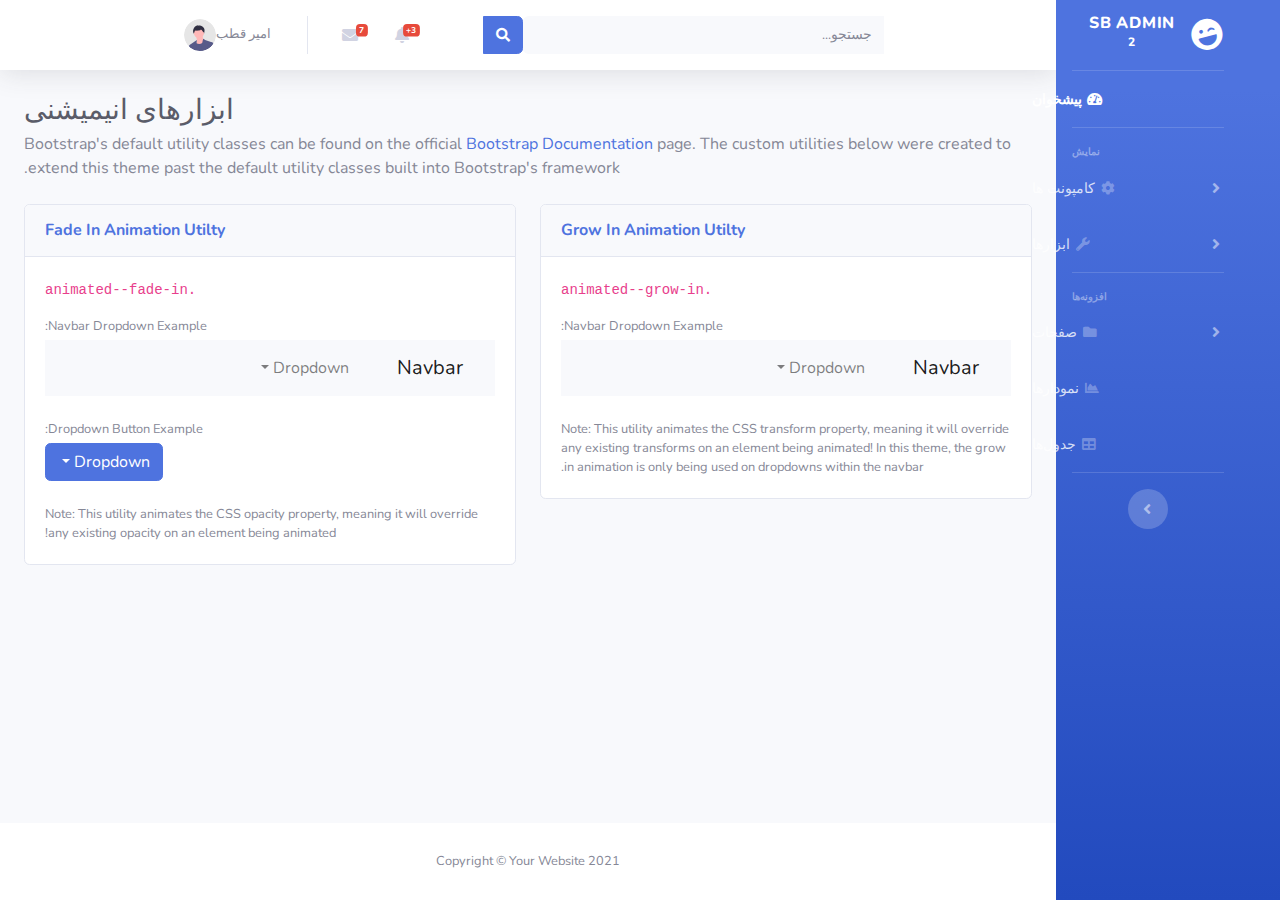
<file: utilities-animation.html>
<!DOCTYPE html>
<html lang="en">

<head>

    <meta charset="utf-8">
    <meta http-equiv="X-UA-Compatible" content="IE=edge">
    <meta name="viewport" content="width=device-width, initial-scale=1, shrink-to-fit=no">
    <meta name="description" content="">
    <meta name="author" content="">

    <title>SB Admin 2 - Dashboard</title>

    <!-- Custom fonts for this template-->
    <link href="vendor/fontawesome-free/css/all.min.css" rel="stylesheet" type="text/css">
    <link
        href="https://fonts.googleapis.com/css?family=Nunito:200,200i,300,300i,400,400i,600,600i,700,700i,800,800i,900,900i"
        rel="stylesheet">

    <!-- Custom styles for this template-->
    <link href="css/sb-admin-2.css" rel="stylesheet">

</head>

<body id="page-top" dir="rtl">

    <!-- Page Wrapper -->
    <div id="wrapper">

        <!-- Sidebar -->
        <ul class="navbar-nav bg-gradient-primary sidebar sidebar-dark accordion" id="accordionSidebar">

            <!-- Sidebar - Brand -->
            <a class="sidebar-brand d-flex align-items-center justify-content-center" href="index.html">
                <div class="sidebar-brand-icon rotate-n-15">
                    <i class="fas fa-laugh-wink"></i>
                </div>
                <div class="sidebar-brand-text mx-3">SB Admin <sup>2</sup></div>
            </a>

            <!-- Divider -->
            <hr class="sidebar-divider my-0">

            <!-- Nav Item - Dashboard -->
            <li class="nav-item active">
                <a class="nav-link" href="index.html">
                    <i class="fas fa-fw fa-tachometer-alt"></i>
                    <span>پیشخوان</span></a>
            </li>

            <!-- Divider -->
            <hr class="sidebar-divider">

            <!-- Heading -->
            <div class="sidebar-heading">
                نمایش
            </div>

            <!-- Nav Item - Pages Collapse Menu -->
            <li class="nav-item">
                <a class="nav-link collapsed" href="#" data-toggle="collapse" data-target="#collapseTwo"
                    aria-expanded="true" aria-controls="collapseTwo">
                    <i class="fas fa-fw fa-cog"></i>
                    <span>کامپونت ها</span>
                </a>
                <div id="collapseTwo" class="collapse" aria-labelledby="headingTwo" data-parent="#accordionSidebar">
                    <div class="bg-white py-2 collapse-inner rounded">
                        <h6 class="collapse-header">کامپوننت‌های سفارشی:</h6>
                        <a class="collapse-item" href="buttons.html">دکمه‌ها</a>
                        <a class="collapse-item" href="cards.html">کاردها</a>
                    </div>
                </div>
            </li>

            <!-- Nav Item - Utilities Collapse Menu -->
            <li class="nav-item">
                <a class="nav-link collapsed" href="#" data-toggle="collapse" data-target="#collapseUtilities"
                    aria-expanded="true" aria-controls="collapseUtilities">
                    <i class="fas fa-fw fa-wrench"></i>
                    <span>ابزارها</span>
                </a>
                <div id="collapseUtilities" class="collapse" aria-labelledby="headingUtilities"
                    data-parent="#accordionSidebar">
                    <div class="bg-white py-2 collapse-inner rounded">
                        <h6 class="collapse-header">ابزارهای سفارشی:</h6>
                        <a class="collapse-item" href="utilities-color.html">رنگ‌ها</a>
                        <a class="collapse-item" href="utilities-border.html">حاشیه‌ها</a>
                        <a class="collapse-item" href="utilities-animation.html">انیمیشن‌ها</a>
                        <a class="collapse-item" href="utilities-other.html">دیگر</a>
                    </div>
                </div>
            </li>

            <!-- Divider -->
            <hr class="sidebar-divider">

            <!-- Heading -->
            <div class="sidebar-heading">
                افزونه‌ها
            </div>

            <!-- Nav Item - Pages Collapse Menu -->
            <li class="nav-item">
                <a class="nav-link collapsed" href="#" data-toggle="collapse" data-target="#collapsePages"
                    aria-expanded="true" aria-controls="collapsePages">
                    <i class="fas fa-fw fa-folder"></i>
                    <span>صفحات</span>
                </a>
                <div id="collapsePages" class="collapse" aria-labelledby="headingPages" data-parent="#accordionSidebar">
                    <div class="bg-white py-2 collapse-inner rounded">
                        <h6 class="collapse-header">صفحات ورود:</h6>
                        <a class="collapse-item" href="login.html">ورود</a>
                        <a class="collapse-item" href="register.html">ثبت نام</a>
                        <a class="collapse-item" href="forgot-password.html">فراموشی رمز عبور</a>
                        <div class="collapse-divider"></div>
                        <h6 class="collapse-header">صفحات دیگر:</h6>
                        <a class="collapse-item" href="404.html">404 صفحه</a>
                        <a class="collapse-item" href="blank.html">صفحه خالی</a>
                    </div>
                </div>
            </li>

            <!-- Nav Item - Charts -->
            <li class="nav-item">
                <a class="nav-link" href="charts.html">
                    <i class="fas fa-fw fa-chart-area"></i>
                    <span>نمودار‌ها</span></a>
            </li>

            <!-- Nav Item - Tables -->
            <li class="nav-item">
                <a class="nav-link" href="tables.html">
                    <i class="fas fa-fw fa-table"></i>
                    <span>جدول‌ها</span></a>
            </li>

            <!-- Divider -->
            <hr class="sidebar-divider d-none d-md-block">

            <!-- Sidebar Toggler (Sidebar) -->
            <div class="text-center d-none d-md-inline">
                <button class="rounded-circle border-0" id="sidebarToggle"></button>
            </div>
        </ul>
        <!-- End of Sidebar -->

        <!-- Content Wrapper -->
        <div id="content-wrapper" class="d-flex flex-column">

            <!-- Main Content -->
            <div id="content">

                <!-- Topbar -->
                <nav class="navbar navbar-expand navbar-light bg-white topbar mb-4 static-top shadow">

                    <!-- Sidebar Toggle (Topbar) -->
                    <button id="sidebarToggleTop" class="btn btn-link d-md-none rounded-circle mr-3">
                        <i class="fa fa-bars"></i>
                    </button>

                    <!-- Topbar Search -->
                    <form
                        class="d-none d-sm-inline-block form-inline mr-auto ml-md-3 my-2 my-md-0 mw-100 navbar-search">
                        <div class="input-group">
                            <input type="text" class="form-control bg-light border-0 small" placeholder="جستجو..."
                                aria-label="Search" aria-describedby="basic-addon2">
                            <div class="input-group-append">
                                <button class="btn btn-primary" type="button">
                                    <i class="fas fa-search fa-sm"></i>
                                </button>
                            </div>
                        </div>
                    </form>

                    <!-- Topbar Navbar -->
                    <ul class="navbar-nav ml-auto">

                        <!-- Nav Item - Search Dropdown (Visible Only XS) -->
                        <li class="nav-item dropdown no-arrow d-sm-none">
                            <a class="nav-link dropdown-toggle" href="#" id="searchDropdown" role="button"
                                data-toggle="dropdown" aria-haspopup="true" aria-expanded="false">
                                <i class="fas fa-search fa-fw"></i>
                            </a>
                            <!-- Dropdown - Messages -->
                            <div class="dropdown-menu dropdown-menu-right p-3 shadow animated--grow-in"
                                aria-labelledby="searchDropdown">
                                <form class="form-inline mr-auto w-100 navbar-search">
                                    <div class="input-group">
                                        <input type="text" class="form-control bg-light border-0 small"
                                            placeholder="جستجو..." aria-label="Search"
                                            aria-describedby="basic-addon2">
                                        <div class="input-group-append">
                                            <button class="btn btn-primary" type="button">
                                                <i class="fas fa-search fa-sm"></i>
                                            </button>
                                        </div>
                                    </div>
                                </form>
                            </div>
                        </li>

                        <!-- Nav Item - Alerts -->
                        <li class="nav-item dropdown no-arrow mx-1">
                            <a class="nav-link dropdown-toggle" href="#" id="alertsDropdown" role="button"
                                data-toggle="dropdown" aria-haspopup="true" aria-expanded="false">
                                <i class="fas fa-bell fa-fw"></i>
                                <!-- Counter - Alerts -->
                                <span class="badge badge-danger badge-counter">3+</span>
                            </a>
                            <!-- Dropdown - Alerts -->
                            <div class="dropdown-list dropdown-menu dropdown-menu-right shadow animated--grow-in"
                                aria-labelledby="alertsDropdown">
                                <h6 class="dropdown-header">
                                    اعلانات
                                </h6>
                                <a class="dropdown-item d-flex align-items-center" href="#">
                                    <div class="mr-3">
                                        <div class="icon-circle bg-primary">
                                            <i class="fas fa-file-alt text-white"></i>
                                        </div>
                                    </div>
                                    <div>
                                        <div class="small text-gray-500">۱۲ فروردین ۱۴۰۰</div>
                                        <span class="font-weight-bold">یک اعلان جدید</span>
                                    </div>
                                </a>
                                <a class="dropdown-item d-flex align-items-center" href="#">
                                    <div class="mr-3">
                                        <div class="icon-circle bg-success">
                                            <i class="fas fa-donate text-white"></i>
                                        </div>
                                    </div>
                                    <div>
                                      <div class="small text-gray-500">۱۲ فروردین ۱۴۰۰</div>
                                      <span class="font-weight-bold">یک اعلان جدید</span>
                                    </div>
                                </a>
                                <a class="dropdown-item d-flex align-items-center" href="#">
                                    <div class="mr-3">
                                        <div class="icon-circle bg-warning">
                                            <i class="fas fa-exclamation-triangle text-white"></i>
                                        </div>
                                    </div>
                                    <div>
                                      <div class="small text-gray-500">۱۲ فروردین ۱۴۰۰</div>
                                        متن اعلان
                                    </div>
                                </a>
                                <a class="dropdown-item text-center small text-gray-500" href="#">نمایش همه اعلان‌ها</a>
                            </div>
                        </li>

                        <!-- Nav Item - Messages -->
                        <li class="nav-item dropdown no-arrow mx-1">
                            <a class="nav-link dropdown-toggle" href="#" id="messagesDropdown" role="button"
                                data-toggle="dropdown" aria-haspopup="true" aria-expanded="false">
                                <i class="fas fa-envelope fa-fw"></i>
                                <!-- Counter - Messages -->
                                <span class="badge badge-danger badge-counter">7</span>
                            </a>
                            <!-- Dropdown - Messages -->
                            <div class="dropdown-list dropdown-menu dropdown-menu-right shadow animated--grow-in"
                                aria-labelledby="messagesDropdown">
                                <h6 class="dropdown-header">
                                    صندوق پیام‌ها
                                </h6>
                                <a class="dropdown-item d-flex align-items-center" href="#">
                                    <div class="dropdown-list-image mr-3">
                                        <img class="rounded-circle" src="img/undraw_profile_1.svg"
                                            alt="...">
                                        <div class="status-indicator bg-success"></div>
                                    </div>
                                    <div class="font-weight-bold">
                                        <div class="text-truncate">سلام خوبی؟</div>
                                        <div class="small text-gray-500">سارا · 58m</div>
                                    </div>
                                </a>
                                <a class="dropdown-item d-flex align-items-center" href="#">
                                    <div class="dropdown-list-image mr-3">
                                        <img class="rounded-circle" src="img/undraw_profile_2.svg"
                                            alt="...">
                                        <div class="status-indicator"></div>
                                    </div>
                                    <div>
                                        <div class="text-truncate">ممنون</div>
                                        <div class="small text-gray-500">امیر · 1d</div>
                                    </div>
                                </a>
                                <a class="dropdown-item text-center small text-gray-500" href="#">خواندن همه‌ی پیام‌ها</a>
                            </div>
                        </li>

                        <div class="topbar-divider d-none d-sm-block"></div>

                        <!-- Nav Item - User Information -->
                        <li class="nav-item dropdown no-arrow">
                            <a class="nav-link dropdown-toggle" href="#" id="userDropdown" role="button"
                                data-toggle="dropdown" aria-haspopup="true" aria-expanded="false">
                                <span class="mr-2 d-none d-lg-inline text-gray-600 small">امیر قطب</span>
                                <img class="img-profile rounded-circle"
                                    src="img/undraw_profile.svg">
                            </a>
                            <!-- Dropdown - User Information -->
                            <div class="dropdown-menu dropdown-menu-right shadow animated--grow-in"
                                aria-labelledby="userDropdown">
                                <a class="dropdown-item" href="#">
                                    <i class="fas fa-user fa-sm fa-fw mr-2 text-gray-400"></i>
                                    پروفایل
                                </a>
                                <a class="dropdown-item" href="#">
                                    <i class="fas fa-cogs fa-sm fa-fw mr-2 text-gray-400"></i>
                                    تنظیمات
                                </a>
                                <a class="dropdown-item" href="#">
                                    <i class="fas fa-list fa-sm fa-fw mr-2 text-gray-400"></i>
                                    گزارش فعالیت‌ها
                                </a>
                                <div class="dropdown-divider"></div>
                                <a class="dropdown-item" href="#" data-toggle="modal" data-target="#logoutModal">
                                    <i class="fas fa-sign-out-alt fa-sm fa-fw mr-2 text-gray-400"></i>
                                    خروج
                                </a>
                            </div>
                        </li>

                    </ul>

                </nav>
                <!-- End of Topbar -->

                <!-- Begin Page Content -->
                <div class="container-fluid">

                      <!-- Page Heading -->
                      <h1 class="h3 mb-1 text-gray-800">ابزارهای انیمیشنی</h1>
                      <p class="mb-4">Bootstrap's default utility classes can be found on the official <a
                              href="https://getbootstrap.com/docs">Bootstrap Documentation</a> page. The custom utilities
                          below were created to extend this theme past the default utility classes built into Bootstrap's
                          framework.</p>

                      <!-- Content Row -->
                      <div class="row">

                          <!-- Grow In Utility -->
                          <div class="col-lg-6">

                              <div class="card position-relative">
                                  <div class="card-header py-3">
                                      <h6 class="m-0 font-weight-bold text-primary">Grow In Animation Utilty</h6>
                                  </div>
                                  <div class="card-body">
                                      <div class="mb-3">
                                          <code>.animated--grow-in</code>
                                      </div>
                                      <div class="small mb-1">Navbar Dropdown Example:</div>
                                      <nav class="navbar navbar-expand navbar-light bg-light mb-4">
                                          <a class="navbar-brand" href="#">Navbar</a>
                                          <ul class="navbar-nav ml-auto">
                                              <li class="nav-item dropdown">
                                                  <a class="nav-link dropdown-toggle" href="#" id="navbarDropdown"
                                                      role="button" data-toggle="dropdown" aria-haspopup="true"
                                                      aria-expanded="false">
                                                      Dropdown
                                                  </a>
                                                  <div class="dropdown-menu dropdown-menu-right animated--grow-in"
                                                      aria-labelledby="navbarDropdown">
                                                      <a class="dropdown-item" href="#">Action</a>
                                                      <a class="dropdown-item" href="#">Another action</a>
                                                      <div class="dropdown-divider"></div>
                                                      <a class="dropdown-item" href="#">Something else here</a>
                                                  </div>
                                              </li>
                                          </ul>
                                      </nav>
                                      <p class="mb-0 small">Note: This utility animates the CSS transform property,
                                          meaning it will override any existing transforms on an element being animated!
                                          In this theme, the grow in animation is only being used on dropdowns within the
                                          navbar.</p>
                                  </div>
                              </div>

                          </div>

                          <!-- Fade In Utility -->
                          <div class="col-lg-6">

                              <div class="card position-relative">
                                  <div class="card-header py-3">
                                      <h6 class="m-0 font-weight-bold text-primary">Fade In Animation Utilty</h6>
                                  </div>
                                  <div class="card-body">
                                      <div class="mb-3">
                                          <code>.animated--fade-in</code>
                                      </div>
                                      <div class="small mb-1">Navbar Dropdown Example:</div>
                                      <nav class="navbar navbar-expand navbar-light bg-light mb-4">
                                          <a class="navbar-brand" href="#">Navbar</a>
                                          <ul class="navbar-nav ml-auto">
                                              <li class="nav-item dropdown">
                                                  <a class="nav-link dropdown-toggle" href="#" id="navbarDropdown"
                                                      role="button" data-toggle="dropdown" aria-haspopup="true"
                                                      aria-expanded="false">
                                                      Dropdown
                                                  </a>
                                                  <div class="dropdown-menu dropdown-menu-right animated--fade-in"
                                                      aria-labelledby="navbarDropdown">
                                                      <a class="dropdown-item" href="#">Action</a>
                                                      <a class="dropdown-item" href="#">Another action</a>
                                                      <div class="dropdown-divider"></div>
                                                      <a class="dropdown-item" href="#">Something else here</a>
                                                  </div>
                                              </li>
                                          </ul>
                                      </nav>
                                      <div class="small mb-1">Dropdown Button Example:</div>
                                      <div class="dropdown mb-4">
                                          <button class="btn btn-primary dropdown-toggle" type="button"
                                              id="dropdownMenuButton" data-toggle="dropdown" aria-haspopup="true"
                                              aria-expanded="false">
                                              Dropdown
                                          </button>
                                          <div class="dropdown-menu animated--fade-in"
                                              aria-labelledby="dropdownMenuButton">
                                              <a class="dropdown-item" href="#">Action</a>
                                              <a class="dropdown-item" href="#">Another action</a>
                                              <a class="dropdown-item" href="#">Something else here</a>
                                          </div>
                                      </div>
                                      <p class="mb-0 small">Note: This utility animates the CSS opacity property, meaning
                                          it will override any existing opacity on an element being animated!</p>
                                  </div>
                              </div>

                          </div>

                      </div>

                  </div>
                <!-- /.container-fluid -->

            </div>
            <!-- End of Main Content -->

            <!-- Footer -->
            <footer class="sticky-footer bg-white">
                <div class="container my-auto">
                    <div class="copyright text-center my-auto">
                        <span>Copyright &copy; Your Website 2021</span>
                    </div>
                </div>
            </footer>
            <!-- End of Footer -->

        </div>
        <!-- End of Content Wrapper -->

    </div>
    <!-- End of Page Wrapper -->

    <!-- Scroll to Top Button-->
    <a class="scroll-to-top rounded" href="#page-top">
        <i class="fas fa-angle-up"></i>
    </a>

    <!-- Logout Modal-->
    <div class="modal fade" id="logoutModal" tabindex="-1" role="dialog" aria-labelledby="exampleModalLabel"
        aria-hidden="true">
        <div class="modal-dialog" role="document">
            <div class="modal-content">
                <div class="modal-header">
                    <h5 class="modal-title" id="exampleModalLabel">برای خروج اطمینان دارید؟</h5>
                    <button class="close" type="button" data-dismiss="modal" aria-label="Close">
                        <span aria-hidden="true">×</span>
                    </button>
                </div>
                <div class="modal-body">برای خروج از حساب کاربری دکمه خروج را کلیک کنید</div>
                <div class="modal-footer">
                    <button class="btn btn-secondary" type="button" data-dismiss="modal">انصراف</button>
                    <a class="btn btn-primary" href="login.html">خروج</a>
                </div>
            </div>
        </div>
    </div>

    <!-- Bootstrap core JavaScript-->
    <script src="vendor/jquery/jquery.min.js"></script>
    <script src="vendor/bootstrap/js/bootstrap.bundle.min.js"></script>

    <!-- Core plugin JavaScript-->
    <script src="vendor/jquery-easing/jquery.easing.min.js"></script>

    <!-- Custom scripts for all pages-->
    <script src="js/sb-admin-2.min.js"></script>

    <!-- Page level plugins -->
    <script src="vendor/chart.js/Chart.min.js"></script>

    <!-- Page level custom scripts -->
    <script src="js/demo/chart-area-demo.js"></script>
    <script src="js/demo/chart-pie-demo.js"></script>

</body>

</html>
</file>
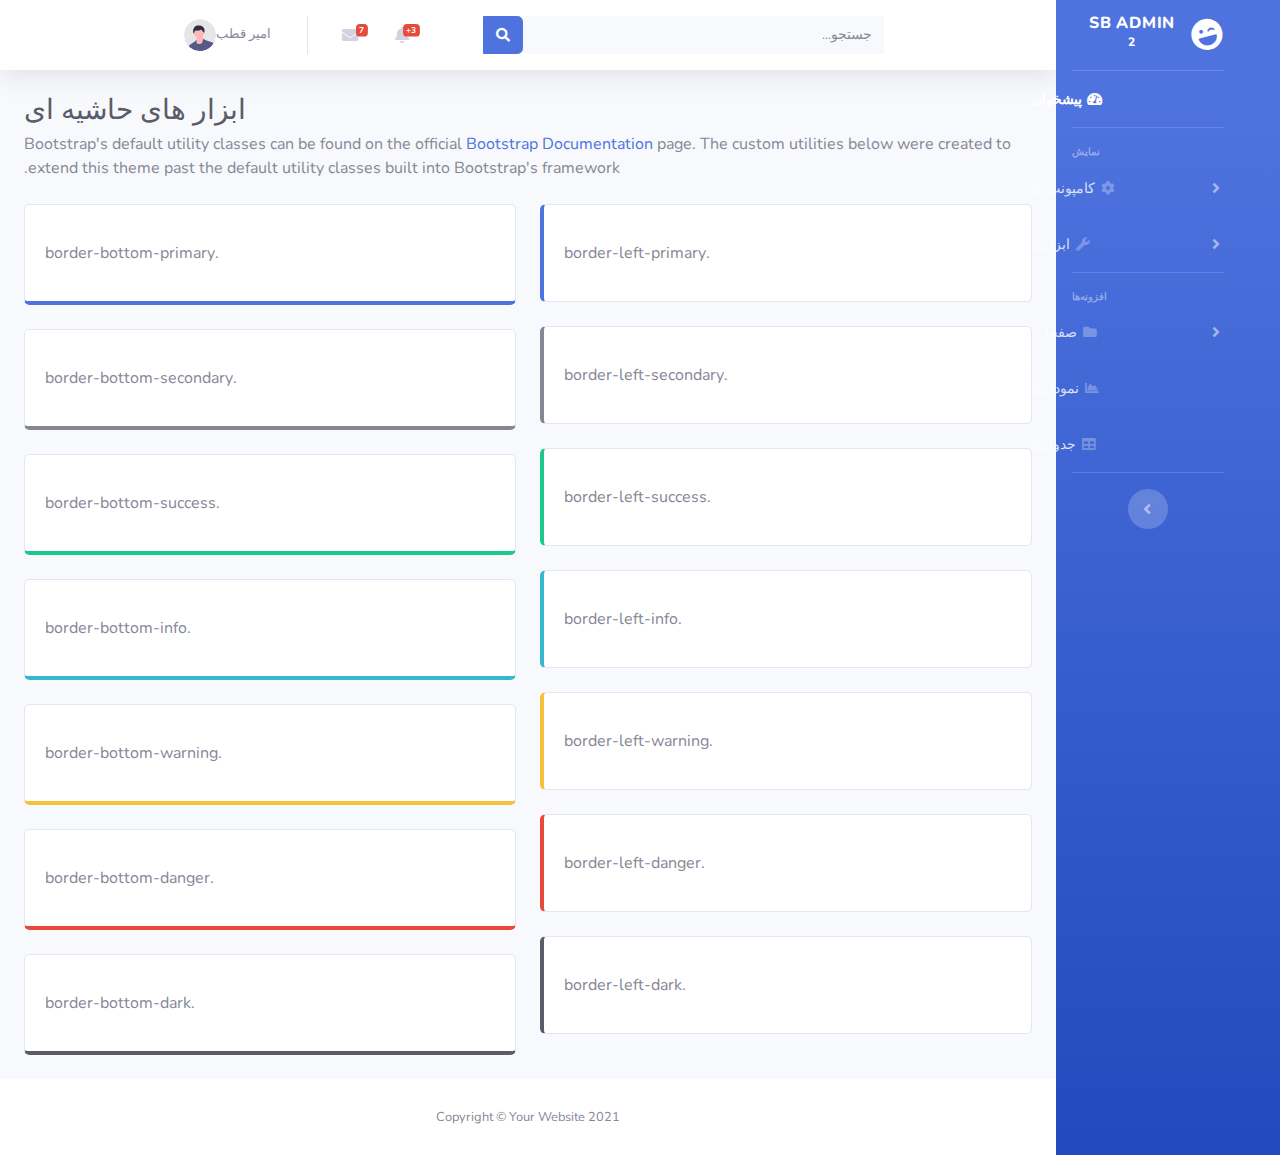
<file: utilities-border.html>
<!DOCTYPE html>
<html lang="en">

<head>

    <meta charset="utf-8">
    <meta http-equiv="X-UA-Compatible" content="IE=edge">
    <meta name="viewport" content="width=device-width, initial-scale=1, shrink-to-fit=no">
    <meta name="description" content="">
    <meta name="author" content="">

    <title>SB Admin 2 - Dashboard</title>

    <!-- Custom fonts for this template-->
    <link href="vendor/fontawesome-free/css/all.min.css" rel="stylesheet" type="text/css">
    <link
        href="https://fonts.googleapis.com/css?family=Nunito:200,200i,300,300i,400,400i,600,600i,700,700i,800,800i,900,900i"
        rel="stylesheet">

    <!-- Custom styles for this template-->
    <link href="css/sb-admin-2.css" rel="stylesheet">

</head>

<body id="page-top" dir="rtl">

    <!-- Page Wrapper -->
    <div id="wrapper">

        <!-- Sidebar -->
        <ul class="navbar-nav bg-gradient-primary sidebar sidebar-dark accordion" id="accordionSidebar">

            <!-- Sidebar - Brand -->
            <a class="sidebar-brand d-flex align-items-center justify-content-center" href="index.html">
                <div class="sidebar-brand-icon rotate-n-15">
                    <i class="fas fa-laugh-wink"></i>
                </div>
                <div class="sidebar-brand-text mx-3">SB Admin <sup>2</sup></div>
            </a>

            <!-- Divider -->
            <hr class="sidebar-divider my-0">

            <!-- Nav Item - Dashboard -->
            <li class="nav-item active">
                <a class="nav-link" href="index.html">
                    <i class="fas fa-fw fa-tachometer-alt"></i>
                    <span>پیشخوان</span></a>
            </li>

            <!-- Divider -->
            <hr class="sidebar-divider">

            <!-- Heading -->
            <div class="sidebar-heading">
                نمایش
            </div>

            <!-- Nav Item - Pages Collapse Menu -->
            <li class="nav-item">
                <a class="nav-link collapsed" href="#" data-toggle="collapse" data-target="#collapseTwo"
                    aria-expanded="true" aria-controls="collapseTwo">
                    <i class="fas fa-fw fa-cog"></i>
                    <span>کامپونت ها</span>
                </a>
                <div id="collapseTwo" class="collapse" aria-labelledby="headingTwo" data-parent="#accordionSidebar">
                    <div class="bg-white py-2 collapse-inner rounded">
                        <h6 class="collapse-header">کامپوننت‌های سفارشی:</h6>
                        <a class="collapse-item" href="buttons.html">دکمه‌ها</a>
                        <a class="collapse-item" href="cards.html">کاردها</a>
                    </div>
                </div>
            </li>

            <!-- Nav Item - Utilities Collapse Menu -->
            <li class="nav-item">
                <a class="nav-link collapsed" href="#" data-toggle="collapse" data-target="#collapseUtilities"
                    aria-expanded="true" aria-controls="collapseUtilities">
                    <i class="fas fa-fw fa-wrench"></i>
                    <span>ابزارها</span>
                </a>
                <div id="collapseUtilities" class="collapse" aria-labelledby="headingUtilities"
                    data-parent="#accordionSidebar">
                    <div class="bg-white py-2 collapse-inner rounded">
                        <h6 class="collapse-header">ابزارهای سفارشی:</h6>
                        <a class="collapse-item" href="utilities-color.html">رنگ‌ها</a>
                        <a class="collapse-item" href="utilities-border.html">حاشیه‌ها</a>
                        <a class="collapse-item" href="utilities-animation.html">انیمیشن‌ها</a>
                        <a class="collapse-item" href="utilities-other.html">دیگر</a>
                    </div>
                </div>
            </li>

            <!-- Divider -->
            <hr class="sidebar-divider">

            <!-- Heading -->
            <div class="sidebar-heading">
                افزونه‌ها
            </div>

            <!-- Nav Item - Pages Collapse Menu -->
            <li class="nav-item">
                <a class="nav-link collapsed" href="#" data-toggle="collapse" data-target="#collapsePages"
                    aria-expanded="true" aria-controls="collapsePages">
                    <i class="fas fa-fw fa-folder"></i>
                    <span>صفحات</span>
                </a>
                <div id="collapsePages" class="collapse" aria-labelledby="headingPages" data-parent="#accordionSidebar">
                    <div class="bg-white py-2 collapse-inner rounded">
                        <h6 class="collapse-header">صفحات ورود:</h6>
                        <a class="collapse-item" href="login.html">ورود</a>
                        <a class="collapse-item" href="register.html">ثبت نام</a>
                        <a class="collapse-item" href="forgot-password.html">فراموشی رمز عبور</a>
                        <div class="collapse-divider"></div>
                        <h6 class="collapse-header">صفحات دیگر:</h6>
                        <a class="collapse-item" href="404.html">404 صفحه</a>
                        <a class="collapse-item" href="blank.html">صفحه خالی</a>
                    </div>
                </div>
            </li>

            <!-- Nav Item - Charts -->
            <li class="nav-item">
                <a class="nav-link" href="charts.html">
                    <i class="fas fa-fw fa-chart-area"></i>
                    <span>نمودار‌ها</span></a>
            </li>

            <!-- Nav Item - Tables -->
            <li class="nav-item">
                <a class="nav-link" href="tables.html">
                    <i class="fas fa-fw fa-table"></i>
                    <span>جدول‌ها</span></a>
            </li>

            <!-- Divider -->
            <hr class="sidebar-divider d-none d-md-block">

            <!-- Sidebar Toggler (Sidebar) -->
            <div class="text-center d-none d-md-inline">
                <button class="rounded-circle border-0" id="sidebarToggle"></button>
            </div>
        </ul>
        <!-- End of Sidebar -->

        <!-- Content Wrapper -->
        <div id="content-wrapper" class="d-flex flex-column">

            <!-- Main Content -->
            <div id="content">

                <!-- Topbar -->
                <nav class="navbar navbar-expand navbar-light bg-white topbar mb-4 static-top shadow">

                    <!-- Sidebar Toggle (Topbar) -->
                    <button id="sidebarToggleTop" class="btn btn-link d-md-none rounded-circle mr-3">
                        <i class="fa fa-bars"></i>
                    </button>

                    <!-- Topbar Search -->
                    <form
                        class="d-none d-sm-inline-block form-inline mr-auto ml-md-3 my-2 my-md-0 mw-100 navbar-search">
                        <div class="input-group">
                            <input type="text" class="form-control bg-light border-0 small" placeholder="جستجو..."
                                aria-label="Search" aria-describedby="basic-addon2">
                            <div class="input-group-append">
                                <button class="btn btn-primary" type="button">
                                    <i class="fas fa-search fa-sm"></i>
                                </button>
                            </div>
                        </div>
                    </form>

                    <!-- Topbar Navbar -->
                    <ul class="navbar-nav ml-auto">

                        <!-- Nav Item - Search Dropdown (Visible Only XS) -->
                        <li class="nav-item dropdown no-arrow d-sm-none">
                            <a class="nav-link dropdown-toggle" href="#" id="searchDropdown" role="button"
                                data-toggle="dropdown" aria-haspopup="true" aria-expanded="false">
                                <i class="fas fa-search fa-fw"></i>
                            </a>
                            <!-- Dropdown - Messages -->
                            <div class="dropdown-menu dropdown-menu-right p-3 shadow animated--grow-in"
                                aria-labelledby="searchDropdown">
                                <form class="form-inline mr-auto w-100 navbar-search">
                                    <div class="input-group">
                                        <input type="text" class="form-control bg-light border-0 small"
                                            placeholder="جستجو..." aria-label="Search"
                                            aria-describedby="basic-addon2">
                                        <div class="input-group-append">
                                            <button class="btn btn-primary" type="button">
                                                <i class="fas fa-search fa-sm"></i>
                                            </button>
                                        </div>
                                    </div>
                                </form>
                            </div>
                        </li>

                        <!-- Nav Item - Alerts -->
                        <li class="nav-item dropdown no-arrow mx-1">
                            <a class="nav-link dropdown-toggle" href="#" id="alertsDropdown" role="button"
                                data-toggle="dropdown" aria-haspopup="true" aria-expanded="false">
                                <i class="fas fa-bell fa-fw"></i>
                                <!-- Counter - Alerts -->
                                <span class="badge badge-danger badge-counter">3+</span>
                            </a>
                            <!-- Dropdown - Alerts -->
                            <div class="dropdown-list dropdown-menu dropdown-menu-right shadow animated--grow-in"
                                aria-labelledby="alertsDropdown">
                                <h6 class="dropdown-header">
                                    اعلانات
                                </h6>
                                <a class="dropdown-item d-flex align-items-center" href="#">
                                    <div class="mr-3">
                                        <div class="icon-circle bg-primary">
                                            <i class="fas fa-file-alt text-white"></i>
                                        </div>
                                    </div>
                                    <div>
                                        <div class="small text-gray-500">۱۲ فروردین ۱۴۰۰</div>
                                        <span class="font-weight-bold">یک اعلان جدید</span>
                                    </div>
                                </a>
                                <a class="dropdown-item d-flex align-items-center" href="#">
                                    <div class="mr-3">
                                        <div class="icon-circle bg-success">
                                            <i class="fas fa-donate text-white"></i>
                                        </div>
                                    </div>
                                    <div>
                                      <div class="small text-gray-500">۱۲ فروردین ۱۴۰۰</div>
                                      <span class="font-weight-bold">یک اعلان جدید</span>
                                    </div>
                                </a>
                                <a class="dropdown-item d-flex align-items-center" href="#">
                                    <div class="mr-3">
                                        <div class="icon-circle bg-warning">
                                            <i class="fas fa-exclamation-triangle text-white"></i>
                                        </div>
                                    </div>
                                    <div>
                                      <div class="small text-gray-500">۱۲ فروردین ۱۴۰۰</div>
                                        متن اعلان
                                    </div>
                                </a>
                                <a class="dropdown-item text-center small text-gray-500" href="#">نمایش همه اعلان‌ها</a>
                            </div>
                        </li>

                        <!-- Nav Item - Messages -->
                        <li class="nav-item dropdown no-arrow mx-1">
                            <a class="nav-link dropdown-toggle" href="#" id="messagesDropdown" role="button"
                                data-toggle="dropdown" aria-haspopup="true" aria-expanded="false">
                                <i class="fas fa-envelope fa-fw"></i>
                                <!-- Counter - Messages -->
                                <span class="badge badge-danger badge-counter">7</span>
                            </a>
                            <!-- Dropdown - Messages -->
                            <div class="dropdown-list dropdown-menu dropdown-menu-right shadow animated--grow-in"
                                aria-labelledby="messagesDropdown">
                                <h6 class="dropdown-header">
                                    صندوق پیام‌ها
                                </h6>
                                <a class="dropdown-item d-flex align-items-center" href="#">
                                    <div class="dropdown-list-image mr-3">
                                        <img class="rounded-circle" src="img/undraw_profile_1.svg"
                                            alt="...">
                                        <div class="status-indicator bg-success"></div>
                                    </div>
                                    <div class="font-weight-bold">
                                        <div class="text-truncate">سلام خوبی؟</div>
                                        <div class="small text-gray-500">سارا · 58m</div>
                                    </div>
                                </a>
                                <a class="dropdown-item d-flex align-items-center" href="#">
                                    <div class="dropdown-list-image mr-3">
                                        <img class="rounded-circle" src="img/undraw_profile_2.svg"
                                            alt="...">
                                        <div class="status-indicator"></div>
                                    </div>
                                    <div>
                                        <div class="text-truncate">ممنون</div>
                                        <div class="small text-gray-500">امیر · 1d</div>
                                    </div>
                                </a>
                                <a class="dropdown-item text-center small text-gray-500" href="#">خواندن همه‌ی پیام‌ها</a>
                            </div>
                        </li>

                        <div class="topbar-divider d-none d-sm-block"></div>

                        <!-- Nav Item - User Information -->
                        <li class="nav-item dropdown no-arrow">
                            <a class="nav-link dropdown-toggle" href="#" id="userDropdown" role="button"
                                data-toggle="dropdown" aria-haspopup="true" aria-expanded="false">
                                <span class="mr-2 d-none d-lg-inline text-gray-600 small">امیر قطب</span>
                                <img class="img-profile rounded-circle"
                                    src="img/undraw_profile.svg">
                            </a>
                            <!-- Dropdown - User Information -->
                            <div class="dropdown-menu dropdown-menu-right shadow animated--grow-in"
                                aria-labelledby="userDropdown">
                                <a class="dropdown-item" href="#">
                                    <i class="fas fa-user fa-sm fa-fw mr-2 text-gray-400"></i>
                                    پروفایل
                                </a>
                                <a class="dropdown-item" href="#">
                                    <i class="fas fa-cogs fa-sm fa-fw mr-2 text-gray-400"></i>
                                    تنظیمات
                                </a>
                                <a class="dropdown-item" href="#">
                                    <i class="fas fa-list fa-sm fa-fw mr-2 text-gray-400"></i>
                                    گزارش فعالیت‌ها
                                </a>
                                <div class="dropdown-divider"></div>
                                <a class="dropdown-item" href="#" data-toggle="modal" data-target="#logoutModal">
                                    <i class="fas fa-sign-out-alt fa-sm fa-fw mr-2 text-gray-400"></i>
                                    خروج
                                </a>
                            </div>
                        </li>

                    </ul>

                </nav>
                <!-- End of Topbar -->

                <!-- Begin Page Content -->
                <div class="container-fluid">

                      <!-- Page Heading -->
                      <h1 class="h3 mb-1 text-gray-800">ابزار های حاشیه ای</h1>
                      <p class="mb-4">Bootstrap's default utility classes can be found on the official <a
                              href="https://getbootstrap.com/docs">Bootstrap Documentation</a> page. The custom utilities
                          below were created to extend this theme past the default utility classes built into Bootstrap's
                          framework.</p>

                      <!-- Content Row -->
                      <div class="row">

                          <!-- Border Left Utilities -->
                          <div class="col-lg-6">

                              <div class="card mb-4 py-3 border-left-primary">
                                  <div class="card-body">
                                      .border-left-primary
                                  </div>
                              </div>

                              <div class="card mb-4 py-3 border-left-secondary">
                                  <div class="card-body">
                                      .border-left-secondary
                                  </div>
                              </div>

                              <div class="card mb-4 py-3 border-left-success">
                                  <div class="card-body">
                                      .border-left-success
                                  </div>
                              </div>

                              <div class="card mb-4 py-3 border-left-info">
                                  <div class="card-body">
                                      .border-left-info
                                  </div>
                              </div>

                              <div class="card mb-4 py-3 border-left-warning">
                                  <div class="card-body">
                                      .border-left-warning
                                  </div>
                              </div>

                              <div class="card mb-4 py-3 border-left-danger">
                                  <div class="card-body">
                                      .border-left-danger
                                  </div>
                              </div>

                              <div class="card mb-4 py-3 border-left-dark">
                                  <div class="card-body">
                                      .border-left-dark
                                  </div>
                              </div>

                          </div>

                          <!-- Border Bottom Utilities -->
                          <div class="col-lg-6">

                              <div class="card mb-4 py-3 border-bottom-primary">
                                  <div class="card-body">
                                      .border-bottom-primary
                                  </div>
                              </div>

                              <div class="card mb-4 py-3 border-bottom-secondary">
                                  <div class="card-body">
                                      .border-bottom-secondary
                                  </div>
                              </div>

                              <div class="card mb-4 py-3 border-bottom-success">
                                  <div class="card-body">
                                      .border-bottom-success
                                  </div>
                              </div>

                              <div class="card mb-4 py-3 border-bottom-info">
                                  <div class="card-body">
                                      .border-bottom-info
                                  </div>
                              </div>

                              <div class="card mb-4 py-3 border-bottom-warning">
                                  <div class="card-body">
                                      .border-bottom-warning
                                  </div>
                              </div>

                              <div class="card mb-4 py-3 border-bottom-danger">
                                  <div class="card-body">
                                      .border-bottom-danger
                                  </div>
                              </div>

                              <div class="card mb-4 py-3 border-bottom-dark">
                                  <div class="card-body">
                                      .border-bottom-dark
                                  </div>
                              </div>

                          </div>

                      </div>

                  </div>
                <!-- /.container-fluid -->

            </div>
            <!-- End of Main Content -->

            <!-- Footer -->
            <footer class="sticky-footer bg-white">
                <div class="container my-auto">
                    <div class="copyright text-center my-auto">
                        <span>Copyright &copy; Your Website 2021</span>
                    </div>
                </div>
            </footer>
            <!-- End of Footer -->

        </div>
        <!-- End of Content Wrapper -->

    </div>
    <!-- End of Page Wrapper -->

    <!-- Scroll to Top Button-->
    <a class="scroll-to-top rounded" href="#page-top">
        <i class="fas fa-angle-up"></i>
    </a>

    <!-- Logout Modal-->
    <div class="modal fade" id="logoutModal" tabindex="-1" role="dialog" aria-labelledby="exampleModalLabel"
        aria-hidden="true">
        <div class="modal-dialog" role="document">
            <div class="modal-content">
                <div class="modal-header">
                    <h5 class="modal-title" id="exampleModalLabel">برای خروج اطمینان دارید؟</h5>
                    <button class="close" type="button" data-dismiss="modal" aria-label="Close">
                        <span aria-hidden="true">×</span>
                    </button>
                </div>
                <div class="modal-body">برای خروج از حساب کاربری دکمه خروج را کلیک کنید</div>
                <div class="modal-footer">
                    <button class="btn btn-secondary" type="button" data-dismiss="modal">انصراف</button>
                    <a class="btn btn-primary" href="login.html">خروج</a>
                </div>
            </div>
        </div>
    </div>

    <!-- Bootstrap core JavaScript-->
    <script src="vendor/jquery/jquery.min.js"></script>
    <script src="vendor/bootstrap/js/bootstrap.bundle.min.js"></script>

    <!-- Core plugin JavaScript-->
    <script src="vendor/jquery-easing/jquery.easing.min.js"></script>

    <!-- Custom scripts for all pages-->
    <script src="js/sb-admin-2.min.js"></script>

    <!-- Page level plugins -->
    <script src="vendor/chart.js/Chart.min.js"></script>

    <!-- Page level custom scripts -->
    <script src="js/demo/chart-area-demo.js"></script>
    <script src="js/demo/chart-pie-demo.js"></script>

</body>

</html>
</file>
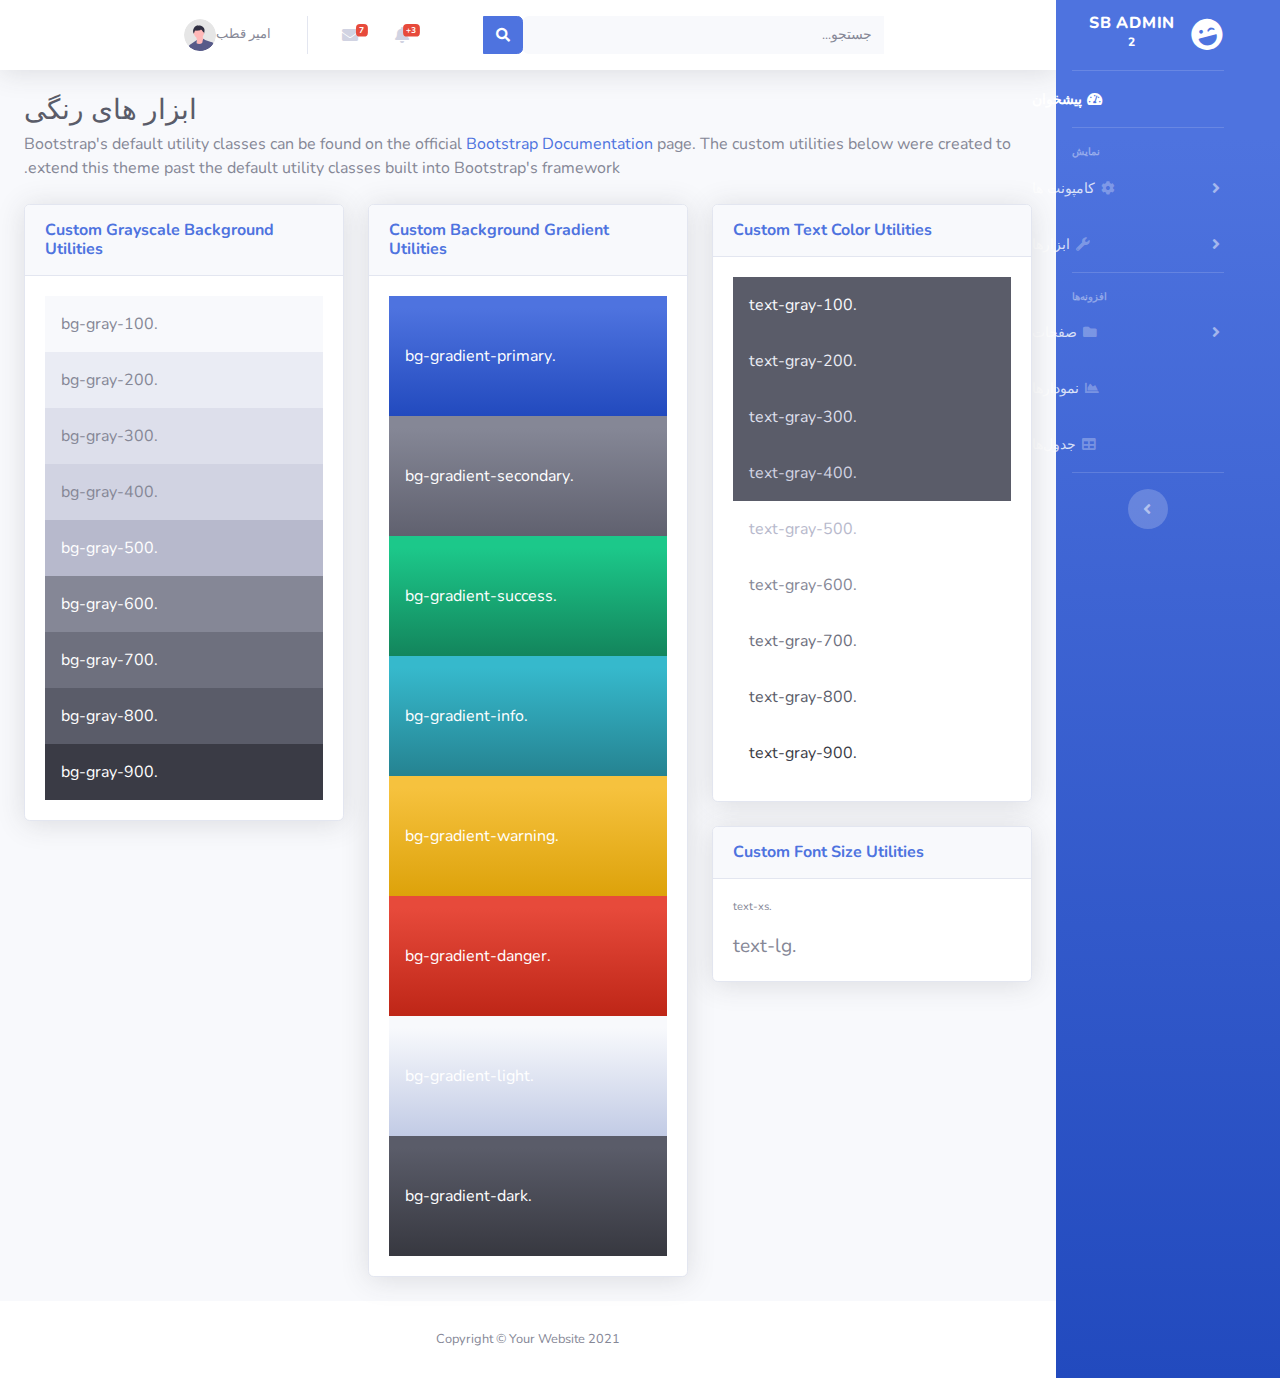
<file: utilities-color.html>
<!DOCTYPE html>
<html lang="en">

<head>

    <meta charset="utf-8">
    <meta http-equiv="X-UA-Compatible" content="IE=edge">
    <meta name="viewport" content="width=device-width, initial-scale=1, shrink-to-fit=no">
    <meta name="description" content="">
    <meta name="author" content="">

    <title>SB Admin 2 - Dashboard</title>

    <!-- Custom fonts for this template-->
    <link href="vendor/fontawesome-free/css/all.min.css" rel="stylesheet" type="text/css">
    <link
        href="https://fonts.googleapis.com/css?family=Nunito:200,200i,300,300i,400,400i,600,600i,700,700i,800,800i,900,900i"
        rel="stylesheet">

    <!-- Custom styles for this template-->
    <link href="css/sb-admin-2.css" rel="stylesheet">

</head>

<body id="page-top" dir="rtl">

    <!-- Page Wrapper -->
    <div id="wrapper">

        <!-- Sidebar -->
        <ul class="navbar-nav bg-gradient-primary sidebar sidebar-dark accordion" id="accordionSidebar">

            <!-- Sidebar - Brand -->
            <a class="sidebar-brand d-flex align-items-center justify-content-center" href="index.html">
                <div class="sidebar-brand-icon rotate-n-15">
                    <i class="fas fa-laugh-wink"></i>
                </div>
                <div class="sidebar-brand-text mx-3">SB Admin <sup>2</sup></div>
            </a>

            <!-- Divider -->
            <hr class="sidebar-divider my-0">

            <!-- Nav Item - Dashboard -->
            <li class="nav-item active">
                <a class="nav-link" href="index.html">
                    <i class="fas fa-fw fa-tachometer-alt"></i>
                    <span>پیشخوان</span></a>
            </li>

            <!-- Divider -->
            <hr class="sidebar-divider">

            <!-- Heading -->
            <div class="sidebar-heading">
                نمایش
            </div>

            <!-- Nav Item - Pages Collapse Menu -->
            <li class="nav-item">
                <a class="nav-link collapsed" href="#" data-toggle="collapse" data-target="#collapseTwo"
                    aria-expanded="true" aria-controls="collapseTwo">
                    <i class="fas fa-fw fa-cog"></i>
                    <span>کامپونت ها</span>
                </a>
                <div id="collapseTwo" class="collapse" aria-labelledby="headingTwo" data-parent="#accordionSidebar">
                    <div class="bg-white py-2 collapse-inner rounded">
                        <h6 class="collapse-header">کامپوننت‌های سفارشی:</h6>
                        <a class="collapse-item" href="buttons.html">دکمه‌ها</a>
                        <a class="collapse-item" href="cards.html">کاردها</a>
                    </div>
                </div>
            </li>

            <!-- Nav Item - Utilities Collapse Menu -->
            <li class="nav-item">
                <a class="nav-link collapsed" href="#" data-toggle="collapse" data-target="#collapseUtilities"
                    aria-expanded="true" aria-controls="collapseUtilities">
                    <i class="fas fa-fw fa-wrench"></i>
                    <span>ابزارها</span>
                </a>
                <div id="collapseUtilities" class="collapse" aria-labelledby="headingUtilities"
                    data-parent="#accordionSidebar">
                    <div class="bg-white py-2 collapse-inner rounded">
                        <h6 class="collapse-header">ابزارهای سفارشی:</h6>
                        <a class="collapse-item" href="utilities-color.html">رنگ‌ها</a>
                        <a class="collapse-item" href="utilities-border.html">حاشیه‌ها</a>
                        <a class="collapse-item" href="utilities-animation.html">انیمیشن‌ها</a>
                        <a class="collapse-item" href="utilities-other.html">دیگر</a>
                    </div>
                </div>
            </li>

            <!-- Divider -->
            <hr class="sidebar-divider">

            <!-- Heading -->
            <div class="sidebar-heading">
                افزونه‌ها
            </div>

            <!-- Nav Item - Pages Collapse Menu -->
            <li class="nav-item">
                <a class="nav-link collapsed" href="#" data-toggle="collapse" data-target="#collapsePages"
                    aria-expanded="true" aria-controls="collapsePages">
                    <i class="fas fa-fw fa-folder"></i>
                    <span>صفحات</span>
                </a>
                <div id="collapsePages" class="collapse" aria-labelledby="headingPages" data-parent="#accordionSidebar">
                    <div class="bg-white py-2 collapse-inner rounded">
                        <h6 class="collapse-header">صفحات ورود:</h6>
                        <a class="collapse-item" href="login.html">ورود</a>
                        <a class="collapse-item" href="register.html">ثبت نام</a>
                        <a class="collapse-item" href="forgot-password.html">فراموشی رمز عبور</a>
                        <div class="collapse-divider"></div>
                        <h6 class="collapse-header">صفحات دیگر:</h6>
                        <a class="collapse-item" href="404.html">404 صفحه</a>
                        <a class="collapse-item" href="blank.html">صفحه خالی</a>
                    </div>
                </div>
            </li>

            <!-- Nav Item - Charts -->
            <li class="nav-item">
                <a class="nav-link" href="charts.html">
                    <i class="fas fa-fw fa-chart-area"></i>
                    <span>نمودار‌ها</span></a>
            </li>

            <!-- Nav Item - Tables -->
            <li class="nav-item">
                <a class="nav-link" href="tables.html">
                    <i class="fas fa-fw fa-table"></i>
                    <span>جدول‌ها</span></a>
            </li>

            <!-- Divider -->
            <hr class="sidebar-divider d-none d-md-block">

            <!-- Sidebar Toggler (Sidebar) -->
            <div class="text-center d-none d-md-inline">
                <button class="rounded-circle border-0" id="sidebarToggle"></button>
            </div>
        </ul>
        <!-- End of Sidebar -->

        <!-- Content Wrapper -->
        <div id="content-wrapper" class="d-flex flex-column">

            <!-- Main Content -->
            <div id="content">

                <!-- Topbar -->
                <nav class="navbar navbar-expand navbar-light bg-white topbar mb-4 static-top shadow">

                    <!-- Sidebar Toggle (Topbar) -->
                    <button id="sidebarToggleTop" class="btn btn-link d-md-none rounded-circle mr-3">
                        <i class="fa fa-bars"></i>
                    </button>

                    <!-- Topbar Search -->
                    <form
                        class="d-none d-sm-inline-block form-inline mr-auto ml-md-3 my-2 my-md-0 mw-100 navbar-search">
                        <div class="input-group">
                            <input type="text" class="form-control bg-light border-0 small" placeholder="جستجو..."
                                aria-label="Search" aria-describedby="basic-addon2">
                            <div class="input-group-append">
                                <button class="btn btn-primary" type="button">
                                    <i class="fas fa-search fa-sm"></i>
                                </button>
                            </div>
                        </div>
                    </form>

                    <!-- Topbar Navbar -->
                    <ul class="navbar-nav ml-auto">

                        <!-- Nav Item - Search Dropdown (Visible Only XS) -->
                        <li class="nav-item dropdown no-arrow d-sm-none">
                            <a class="nav-link dropdown-toggle" href="#" id="searchDropdown" role="button"
                                data-toggle="dropdown" aria-haspopup="true" aria-expanded="false">
                                <i class="fas fa-search fa-fw"></i>
                            </a>
                            <!-- Dropdown - Messages -->
                            <div class="dropdown-menu dropdown-menu-right p-3 shadow animated--grow-in"
                                aria-labelledby="searchDropdown">
                                <form class="form-inline mr-auto w-100 navbar-search">
                                    <div class="input-group">
                                        <input type="text" class="form-control bg-light border-0 small"
                                            placeholder="جستجو..." aria-label="Search"
                                            aria-describedby="basic-addon2">
                                        <div class="input-group-append">
                                            <button class="btn btn-primary" type="button">
                                                <i class="fas fa-search fa-sm"></i>
                                            </button>
                                        </div>
                                    </div>
                                </form>
                            </div>
                        </li>

                        <!-- Nav Item - Alerts -->
                        <li class="nav-item dropdown no-arrow mx-1">
                            <a class="nav-link dropdown-toggle" href="#" id="alertsDropdown" role="button"
                                data-toggle="dropdown" aria-haspopup="true" aria-expanded="false">
                                <i class="fas fa-bell fa-fw"></i>
                                <!-- Counter - Alerts -->
                                <span class="badge badge-danger badge-counter">3+</span>
                            </a>
                            <!-- Dropdown - Alerts -->
                            <div class="dropdown-list dropdown-menu dropdown-menu-right shadow animated--grow-in"
                                aria-labelledby="alertsDropdown">
                                <h6 class="dropdown-header">
                                    اعلانات
                                </h6>
                                <a class="dropdown-item d-flex align-items-center" href="#">
                                    <div class="mr-3">
                                        <div class="icon-circle bg-primary">
                                            <i class="fas fa-file-alt text-white"></i>
                                        </div>
                                    </div>
                                    <div>
                                        <div class="small text-gray-500">۱۲ فروردین ۱۴۰۰</div>
                                        <span class="font-weight-bold">یک اعلان جدید</span>
                                    </div>
                                </a>
                                <a class="dropdown-item d-flex align-items-center" href="#">
                                    <div class="mr-3">
                                        <div class="icon-circle bg-success">
                                            <i class="fas fa-donate text-white"></i>
                                        </div>
                                    </div>
                                    <div>
                                      <div class="small text-gray-500">۱۲ فروردین ۱۴۰۰</div>
                                      <span class="font-weight-bold">یک اعلان جدید</span>
                                    </div>
                                </a>
                                <a class="dropdown-item d-flex align-items-center" href="#">
                                    <div class="mr-3">
                                        <div class="icon-circle bg-warning">
                                            <i class="fas fa-exclamation-triangle text-white"></i>
                                        </div>
                                    </div>
                                    <div>
                                      <div class="small text-gray-500">۱۲ فروردین ۱۴۰۰</div>
                                        متن اعلان
                                    </div>
                                </a>
                                <a class="dropdown-item text-center small text-gray-500" href="#">نمایش همه اعلان‌ها</a>
                            </div>
                        </li>

                        <!-- Nav Item - Messages -->
                        <li class="nav-item dropdown no-arrow mx-1">
                            <a class="nav-link dropdown-toggle" href="#" id="messagesDropdown" role="button"
                                data-toggle="dropdown" aria-haspopup="true" aria-expanded="false">
                                <i class="fas fa-envelope fa-fw"></i>
                                <!-- Counter - Messages -->
                                <span class="badge badge-danger badge-counter">7</span>
                            </a>
                            <!-- Dropdown - Messages -->
                            <div class="dropdown-list dropdown-menu dropdown-menu-right shadow animated--grow-in"
                                aria-labelledby="messagesDropdown">
                                <h6 class="dropdown-header">
                                    صندوق پیام‌ها
                                </h6>
                                <a class="dropdown-item d-flex align-items-center" href="#">
                                    <div class="dropdown-list-image mr-3">
                                        <img class="rounded-circle" src="img/undraw_profile_1.svg"
                                            alt="...">
                                        <div class="status-indicator bg-success"></div>
                                    </div>
                                    <div class="font-weight-bold">
                                        <div class="text-truncate">سلام خوبی؟</div>
                                        <div class="small text-gray-500">سارا · 58m</div>
                                    </div>
                                </a>
                                <a class="dropdown-item d-flex align-items-center" href="#">
                                    <div class="dropdown-list-image mr-3">
                                        <img class="rounded-circle" src="img/undraw_profile_2.svg"
                                            alt="...">
                                        <div class="status-indicator"></div>
                                    </div>
                                    <div>
                                        <div class="text-truncate">ممنون</div>
                                        <div class="small text-gray-500">امیر · 1d</div>
                                    </div>
                                </a>
                                <a class="dropdown-item text-center small text-gray-500" href="#">خواندن همه‌ی پیام‌ها</a>
                            </div>
                        </li>

                        <div class="topbar-divider d-none d-sm-block"></div>

                        <!-- Nav Item - User Information -->
                        <li class="nav-item dropdown no-arrow">
                            <a class="nav-link dropdown-toggle" href="#" id="userDropdown" role="button"
                                data-toggle="dropdown" aria-haspopup="true" aria-expanded="false">
                                <span class="mr-2 d-none d-lg-inline text-gray-600 small">امیر قطب</span>
                                <img class="img-profile rounded-circle"
                                    src="img/undraw_profile.svg">
                            </a>
                            <!-- Dropdown - User Information -->
                            <div class="dropdown-menu dropdown-menu-right shadow animated--grow-in"
                                aria-labelledby="userDropdown">
                                <a class="dropdown-item" href="#">
                                    <i class="fas fa-user fa-sm fa-fw mr-2 text-gray-400"></i>
                                    پروفایل
                                </a>
                                <a class="dropdown-item" href="#">
                                    <i class="fas fa-cogs fa-sm fa-fw mr-2 text-gray-400"></i>
                                    تنظیمات
                                </a>
                                <a class="dropdown-item" href="#">
                                    <i class="fas fa-list fa-sm fa-fw mr-2 text-gray-400"></i>
                                    گزارش فعالیت‌ها
                                </a>
                                <div class="dropdown-divider"></div>
                                <a class="dropdown-item" href="#" data-toggle="modal" data-target="#logoutModal">
                                    <i class="fas fa-sign-out-alt fa-sm fa-fw mr-2 text-gray-400"></i>
                                    خروج
                                </a>
                            </div>
                        </li>

                    </ul>

                </nav>
                <!-- End of Topbar -->

                <!-- Begin Page Content -->
                <div class="container-fluid">

                    <!-- Page Heading -->
                    <h1 class="h3 mb-1 text-gray-800">ابزار های رنگی</h1>
                    <p class="mb-4">Bootstrap's default utility classes can be found on the official <a
                            href="https://getbootstrap.com/docs">Bootstrap Documentation</a> page. The custom utilities
                        below were created to extend this theme past the default utility classes built into Bootstrap's
                        framework.</p>

                    <!-- Content Row -->
                    <div class="row">

                        <!-- First Column -->
                        <div class="col-lg-4">

                            <!-- Custom Text Color Utilities -->
                            <div class="card shadow mb-4">
                                <div class="card-header py-3">
                                    <h6 class="m-0 font-weight-bold text-primary">Custom Text Color Utilities</h6>
                                </div>
                                <div class="card-body">
                                    <p class="text-gray-100 p-3 bg-dark m-0">.text-gray-100</p>
                                    <p class="text-gray-200 p-3 bg-dark m-0">.text-gray-200</p>
                                    <p class="text-gray-300 p-3 bg-dark m-0">.text-gray-300</p>
                                    <p class="text-gray-400 p-3 bg-dark m-0">.text-gray-400</p>
                                    <p class="text-gray-500 p-3 m-0">.text-gray-500</p>
                                    <p class="text-gray-600 p-3 m-0">.text-gray-600</p>
                                    <p class="text-gray-700 p-3 m-0">.text-gray-700</p>
                                    <p class="text-gray-800 p-3 m-0">.text-gray-800</p>
                                    <p class="text-gray-900 p-3 m-0">.text-gray-900</p>
                                </div>
                            </div>

                            <!-- Custom Font Size Utilities -->
                            <div class="card shadow mb-4">
                                <div class="card-header py-3">
                                    <h6 class="m-0 font-weight-bold text-primary">Custom Font Size Utilities</h6>
                                </div>
                                <div class="card-body">
                                    <p class="text-xs">.text-xs</p>
                                    <p class="text-lg mb-0">.text-lg</p>
                                </div>
                            </div>

                        </div>

                        <!-- Second Column -->
                        <div class="col-lg-4">

                            <!-- Background Gradient Utilities -->
                            <div class="card shadow mb-4">
                                <div class="card-header py-3">
                                    <h6 class="m-0 font-weight-bold text-primary">Custom Background Gradient Utilities
                                    </h6>
                                </div>
                                <div class="card-body">
                                    <div class="px-3 py-5 bg-gradient-primary text-white">.bg-gradient-primary</div>
                                    <div class="px-3 py-5 bg-gradient-secondary text-white">.bg-gradient-secondary</div>
                                    <div class="px-3 py-5 bg-gradient-success text-white">.bg-gradient-success</div>
                                    <div class="px-3 py-5 bg-gradient-info text-white">.bg-gradient-info</div>
                                    <div class="px-3 py-5 bg-gradient-warning text-white">.bg-gradient-warning</div>
                                    <div class="px-3 py-5 bg-gradient-danger text-white">.bg-gradient-danger</div>
                                    <div class="px-3 py-5 bg-gradient-light text-white">.bg-gradient-light</div>
                                    <div class="px-3 py-5 bg-gradient-dark text-white">.bg-gradient-dark</div>
                                </div>
                            </div>

                        </div>

                        <!-- Third Column -->
                        <div class="col-lg-4">

                            <!-- Grayscale Utilities -->
                            <div class="card shadow mb-4">
                                <div class="card-header py-3">
                                    <h6 class="m-0 font-weight-bold text-primary">Custom Grayscale Background Utilities
                                    </h6>
                                </div>
                                <div class="card-body">
                                    <div class="p-3 bg-gray-100">.bg-gray-100</div>
                                    <div class="p-3 bg-gray-200">.bg-gray-200</div>
                                    <div class="p-3 bg-gray-300">.bg-gray-300</div>
                                    <div class="p-3 bg-gray-400">.bg-gray-400</div>
                                    <div class="p-3 bg-gray-500 text-white">.bg-gray-500</div>
                                    <div class="p-3 bg-gray-600 text-white">.bg-gray-600</div>
                                    <div class="p-3 bg-gray-700 text-white">.bg-gray-700</div>
                                    <div class="p-3 bg-gray-800 text-white">.bg-gray-800</div>
                                    <div class="p-3 bg-gray-900 text-white">.bg-gray-900</div>
                                </div>
                            </div>
                        </div>

                    </div>

                </div>
                <!-- /.container-fluid -->

            </div>
            <!-- End of Main Content -->

            <!-- Footer -->
            <footer class="sticky-footer bg-white">
                <div class="container my-auto">
                    <div class="copyright text-center my-auto">
                        <span>Copyright &copy; Your Website 2021</span>
                    </div>
                </div>
            </footer>
            <!-- End of Footer -->

        </div>
        <!-- End of Content Wrapper -->

    </div>
    <!-- End of Page Wrapper -->

    <!-- Scroll to Top Button-->
    <a class="scroll-to-top rounded" href="#page-top">
        <i class="fas fa-angle-up"></i>
    </a>

    <!-- Logout Modal-->
    <div class="modal fade" id="logoutModal" tabindex="-1" role="dialog" aria-labelledby="exampleModalLabel"
        aria-hidden="true">
        <div class="modal-dialog" role="document">
            <div class="modal-content">
                <div class="modal-header">
                    <h5 class="modal-title" id="exampleModalLabel">برای خروج اطمینان دارید؟</h5>
                    <button class="close" type="button" data-dismiss="modal" aria-label="Close">
                        <span aria-hidden="true">×</span>
                    </button>
                </div>
                <div class="modal-body">برای خروج از حساب کاربری دکمه خروج را کلیک کنید</div>
                <div class="modal-footer">
                    <button class="btn btn-secondary" type="button" data-dismiss="modal">انصراف</button>
                    <a class="btn btn-primary" href="login.html">خروج</a>
                </div>
            </div>
        </div>
    </div>

    <!-- Bootstrap core JavaScript-->
    <script src="vendor/jquery/jquery.min.js"></script>
    <script src="vendor/bootstrap/js/bootstrap.bundle.min.js"></script>

    <!-- Core plugin JavaScript-->
    <script src="vendor/jquery-easing/jquery.easing.min.js"></script>

    <!-- Custom scripts for all pages-->
    <script src="js/sb-admin-2.min.js"></script>

    <!-- Page level plugins -->
    <script src="vendor/chart.js/Chart.min.js"></script>

    <!-- Page level custom scripts -->
    <script src="js/demo/chart-area-demo.js"></script>
    <script src="js/demo/chart-pie-demo.js"></script>

</body>

</html>
</file>
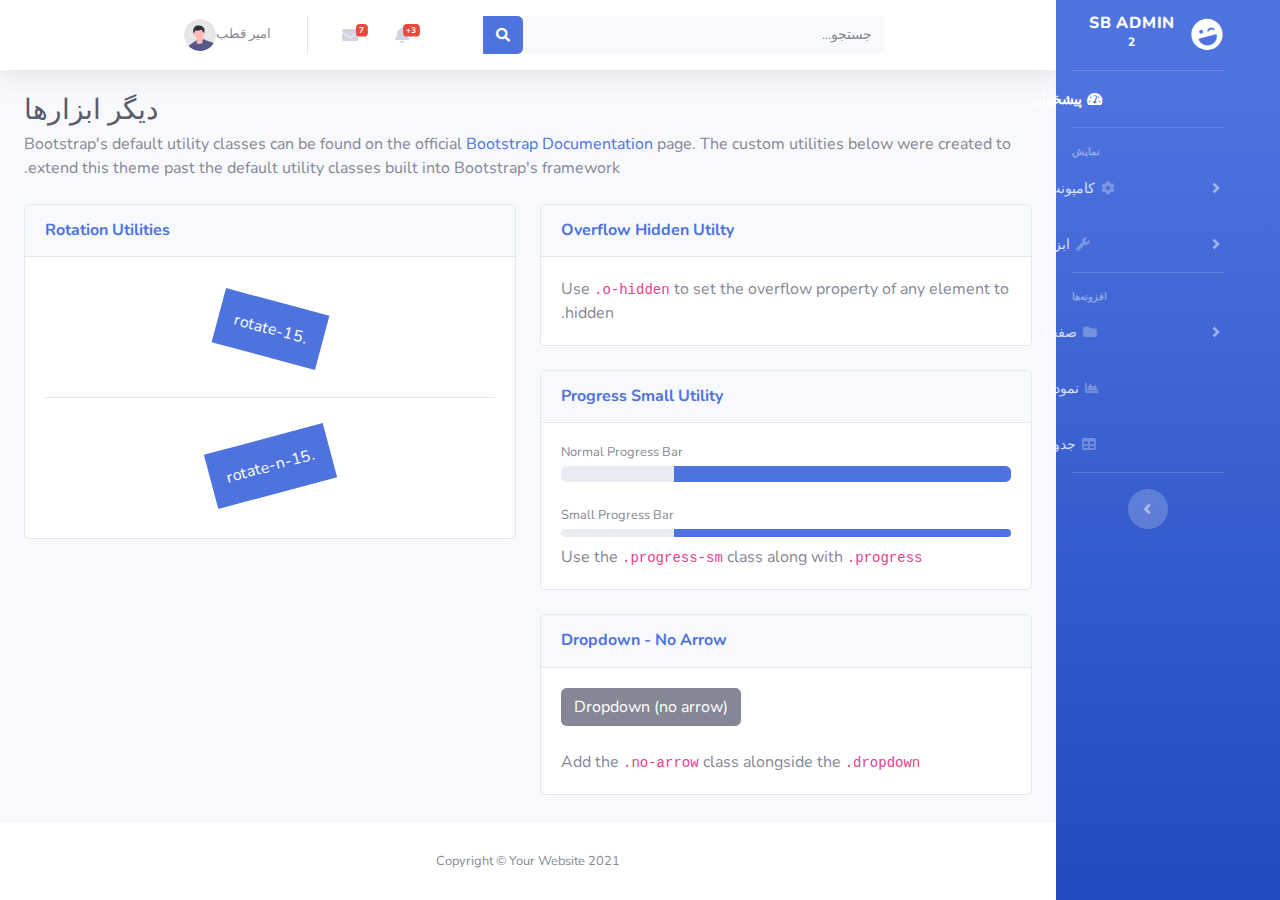
<file: utilities-other.html>
<!DOCTYPE html>
<html lang="en">

<head>

    <meta charset="utf-8">
    <meta http-equiv="X-UA-Compatible" content="IE=edge">
    <meta name="viewport" content="width=device-width, initial-scale=1, shrink-to-fit=no">
    <meta name="description" content="">
    <meta name="author" content="">

    <title>SB Admin 2 - Dashboard</title>

    <!-- Custom fonts for this template-->
    <link href="vendor/fontawesome-free/css/all.min.css" rel="stylesheet" type="text/css">
    <link
        href="https://fonts.googleapis.com/css?family=Nunito:200,200i,300,300i,400,400i,600,600i,700,700i,800,800i,900,900i"
        rel="stylesheet">

    <!-- Custom styles for this template-->
    <link href="css/sb-admin-2.css" rel="stylesheet">

</head>

<body id="page-top" dir="rtl">

    <!-- Page Wrapper -->
    <div id="wrapper">

        <!-- Sidebar -->
        <ul class="navbar-nav bg-gradient-primary sidebar sidebar-dark accordion" id="accordionSidebar">

            <!-- Sidebar - Brand -->
            <a class="sidebar-brand d-flex align-items-center justify-content-center" href="index.html">
                <div class="sidebar-brand-icon rotate-n-15">
                    <i class="fas fa-laugh-wink"></i>
                </div>
                <div class="sidebar-brand-text mx-3">SB Admin <sup>2</sup></div>
            </a>

            <!-- Divider -->
            <hr class="sidebar-divider my-0">

            <!-- Nav Item - Dashboard -->
            <li class="nav-item active">
                <a class="nav-link" href="index.html">
                    <i class="fas fa-fw fa-tachometer-alt"></i>
                    <span>پیشخوان</span></a>
            </li>

            <!-- Divider -->
            <hr class="sidebar-divider">

            <!-- Heading -->
            <div class="sidebar-heading">
                نمایش
            </div>

            <!-- Nav Item - Pages Collapse Menu -->
            <li class="nav-item">
                <a class="nav-link collapsed" href="#" data-toggle="collapse" data-target="#collapseTwo"
                    aria-expanded="true" aria-controls="collapseTwo">
                    <i class="fas fa-fw fa-cog"></i>
                    <span>کامپونت ها</span>
                </a>
                <div id="collapseTwo" class="collapse" aria-labelledby="headingTwo" data-parent="#accordionSidebar">
                    <div class="bg-white py-2 collapse-inner rounded">
                        <h6 class="collapse-header">کامپوننت‌های سفارشی:</h6>
                        <a class="collapse-item" href="buttons.html">دکمه‌ها</a>
                        <a class="collapse-item" href="cards.html">کاردها</a>
                    </div>
                </div>
            </li>

            <!-- Nav Item - Utilities Collapse Menu -->
            <li class="nav-item">
                <a class="nav-link collapsed" href="#" data-toggle="collapse" data-target="#collapseUtilities"
                    aria-expanded="true" aria-controls="collapseUtilities">
                    <i class="fas fa-fw fa-wrench"></i>
                    <span>ابزارها</span>
                </a>
                <div id="collapseUtilities" class="collapse" aria-labelledby="headingUtilities"
                    data-parent="#accordionSidebar">
                    <div class="bg-white py-2 collapse-inner rounded">
                        <h6 class="collapse-header">ابزارهای سفارشی:</h6>
                        <a class="collapse-item" href="utilities-color.html">رنگ‌ها</a>
                        <a class="collapse-item" href="utilities-border.html">حاشیه‌ها</a>
                        <a class="collapse-item" href="utilities-animation.html">انیمیشن‌ها</a>
                        <a class="collapse-item" href="utilities-other.html">دیگر</a>
                    </div>
                </div>
            </li>

            <!-- Divider -->
            <hr class="sidebar-divider">

            <!-- Heading -->
            <div class="sidebar-heading">
                افزونه‌ها
            </div>

            <!-- Nav Item - Pages Collapse Menu -->
            <li class="nav-item">
                <a class="nav-link collapsed" href="#" data-toggle="collapse" data-target="#collapsePages"
                    aria-expanded="true" aria-controls="collapsePages">
                    <i class="fas fa-fw fa-folder"></i>
                    <span>صفحات</span>
                </a>
                <div id="collapsePages" class="collapse" aria-labelledby="headingPages" data-parent="#accordionSidebar">
                    <div class="bg-white py-2 collapse-inner rounded">
                        <h6 class="collapse-header">صفحات ورود:</h6>
                        <a class="collapse-item" href="login.html">ورود</a>
                        <a class="collapse-item" href="register.html">ثبت نام</a>
                        <a class="collapse-item" href="forgot-password.html">فراموشی رمز عبور</a>
                        <div class="collapse-divider"></div>
                        <h6 class="collapse-header">صفحات دیگر:</h6>
                        <a class="collapse-item" href="404.html">404 صفحه</a>
                        <a class="collapse-item" href="blank.html">صفحه خالی</a>
                    </div>
                </div>
            </li>

            <!-- Nav Item - Charts -->
            <li class="nav-item">
                <a class="nav-link" href="charts.html">
                    <i class="fas fa-fw fa-chart-area"></i>
                    <span>نمودار‌ها</span></a>
            </li>

            <!-- Nav Item - Tables -->
            <li class="nav-item">
                <a class="nav-link" href="tables.html">
                    <i class="fas fa-fw fa-table"></i>
                    <span>جدول‌ها</span></a>
            </li>

            <!-- Divider -->
            <hr class="sidebar-divider d-none d-md-block">

            <!-- Sidebar Toggler (Sidebar) -->
            <div class="text-center d-none d-md-inline">
                <button class="rounded-circle border-0" id="sidebarToggle"></button>
            </div>
        </ul>
        <!-- End of Sidebar -->

        <!-- Content Wrapper -->
        <div id="content-wrapper" class="d-flex flex-column">

            <!-- Main Content -->
            <div id="content">

                <!-- Topbar -->
                <nav class="navbar navbar-expand navbar-light bg-white topbar mb-4 static-top shadow">

                    <!-- Sidebar Toggle (Topbar) -->
                    <button id="sidebarToggleTop" class="btn btn-link d-md-none rounded-circle mr-3">
                        <i class="fa fa-bars"></i>
                    </button>

                    <!-- Topbar Search -->
                    <form
                        class="d-none d-sm-inline-block form-inline mr-auto ml-md-3 my-2 my-md-0 mw-100 navbar-search">
                        <div class="input-group">
                            <input type="text" class="form-control bg-light border-0 small" placeholder="جستجو..."
                                aria-label="Search" aria-describedby="basic-addon2">
                            <div class="input-group-append">
                                <button class="btn btn-primary" type="button">
                                    <i class="fas fa-search fa-sm"></i>
                                </button>
                            </div>
                        </div>
                    </form>

                    <!-- Topbar Navbar -->
                    <ul class="navbar-nav ml-auto">

                        <!-- Nav Item - Search Dropdown (Visible Only XS) -->
                        <li class="nav-item dropdown no-arrow d-sm-none">
                            <a class="nav-link dropdown-toggle" href="#" id="searchDropdown" role="button"
                                data-toggle="dropdown" aria-haspopup="true" aria-expanded="false">
                                <i class="fas fa-search fa-fw"></i>
                            </a>
                            <!-- Dropdown - Messages -->
                            <div class="dropdown-menu dropdown-menu-right p-3 shadow animated--grow-in"
                                aria-labelledby="searchDropdown">
                                <form class="form-inline mr-auto w-100 navbar-search">
                                    <div class="input-group">
                                        <input type="text" class="form-control bg-light border-0 small"
                                            placeholder="جستجو..." aria-label="Search"
                                            aria-describedby="basic-addon2">
                                        <div class="input-group-append">
                                            <button class="btn btn-primary" type="button">
                                                <i class="fas fa-search fa-sm"></i>
                                            </button>
                                        </div>
                                    </div>
                                </form>
                            </div>
                        </li>

                        <!-- Nav Item - Alerts -->
                        <li class="nav-item dropdown no-arrow mx-1">
                            <a class="nav-link dropdown-toggle" href="#" id="alertsDropdown" role="button"
                                data-toggle="dropdown" aria-haspopup="true" aria-expanded="false">
                                <i class="fas fa-bell fa-fw"></i>
                                <!-- Counter - Alerts -->
                                <span class="badge badge-danger badge-counter">3+</span>
                            </a>
                            <!-- Dropdown - Alerts -->
                            <div class="dropdown-list dropdown-menu dropdown-menu-right shadow animated--grow-in"
                                aria-labelledby="alertsDropdown">
                                <h6 class="dropdown-header">
                                    اعلانات
                                </h6>
                                <a class="dropdown-item d-flex align-items-center" href="#">
                                    <div class="mr-3">
                                        <div class="icon-circle bg-primary">
                                            <i class="fas fa-file-alt text-white"></i>
                                        </div>
                                    </div>
                                    <div>
                                        <div class="small text-gray-500">۱۲ فروردین ۱۴۰۰</div>
                                        <span class="font-weight-bold">یک اعلان جدید</span>
                                    </div>
                                </a>
                                <a class="dropdown-item d-flex align-items-center" href="#">
                                    <div class="mr-3">
                                        <div class="icon-circle bg-success">
                                            <i class="fas fa-donate text-white"></i>
                                        </div>
                                    </div>
                                    <div>
                                      <div class="small text-gray-500">۱۲ فروردین ۱۴۰۰</div>
                                      <span class="font-weight-bold">یک اعلان جدید</span>
                                    </div>
                                </a>
                                <a class="dropdown-item d-flex align-items-center" href="#">
                                    <div class="mr-3">
                                        <div class="icon-circle bg-warning">
                                            <i class="fas fa-exclamation-triangle text-white"></i>
                                        </div>
                                    </div>
                                    <div>
                                      <div class="small text-gray-500">۱۲ فروردین ۱۴۰۰</div>
                                        متن اعلان
                                    </div>
                                </a>
                                <a class="dropdown-item text-center small text-gray-500" href="#">نمایش همه اعلان‌ها</a>
                            </div>
                        </li>

                        <!-- Nav Item - Messages -->
                        <li class="nav-item dropdown no-arrow mx-1">
                            <a class="nav-link dropdown-toggle" href="#" id="messagesDropdown" role="button"
                                data-toggle="dropdown" aria-haspopup="true" aria-expanded="false">
                                <i class="fas fa-envelope fa-fw"></i>
                                <!-- Counter - Messages -->
                                <span class="badge badge-danger badge-counter">7</span>
                            </a>
                            <!-- Dropdown - Messages -->
                            <div class="dropdown-list dropdown-menu dropdown-menu-right shadow animated--grow-in"
                                aria-labelledby="messagesDropdown">
                                <h6 class="dropdown-header">
                                    صندوق پیام‌ها
                                </h6>
                                <a class="dropdown-item d-flex align-items-center" href="#">
                                    <div class="dropdown-list-image mr-3">
                                        <img class="rounded-circle" src="img/undraw_profile_1.svg"
                                            alt="...">
                                        <div class="status-indicator bg-success"></div>
                                    </div>
                                    <div class="font-weight-bold">
                                        <div class="text-truncate">سلام خوبی؟</div>
                                        <div class="small text-gray-500">سارا · 58m</div>
                                    </div>
                                </a>
                                <a class="dropdown-item d-flex align-items-center" href="#">
                                    <div class="dropdown-list-image mr-3">
                                        <img class="rounded-circle" src="img/undraw_profile_2.svg"
                                            alt="...">
                                        <div class="status-indicator"></div>
                                    </div>
                                    <div>
                                        <div class="text-truncate">ممنون</div>
                                        <div class="small text-gray-500">امیر · 1d</div>
                                    </div>
                                </a>
                                <a class="dropdown-item text-center small text-gray-500" href="#">خواندن همه‌ی پیام‌ها</a>
                            </div>
                        </li>

                        <div class="topbar-divider d-none d-sm-block"></div>

                        <!-- Nav Item - User Information -->
                        <li class="nav-item dropdown no-arrow">
                            <a class="nav-link dropdown-toggle" href="#" id="userDropdown" role="button"
                                data-toggle="dropdown" aria-haspopup="true" aria-expanded="false">
                                <span class="mr-2 d-none d-lg-inline text-gray-600 small">امیر قطب</span>
                                <img class="img-profile rounded-circle"
                                    src="img/undraw_profile.svg">
                            </a>
                            <!-- Dropdown - User Information -->
                            <div class="dropdown-menu dropdown-menu-right shadow animated--grow-in"
                                aria-labelledby="userDropdown">
                                <a class="dropdown-item" href="#">
                                    <i class="fas fa-user fa-sm fa-fw mr-2 text-gray-400"></i>
                                    پروفایل
                                </a>
                                <a class="dropdown-item" href="#">
                                    <i class="fas fa-cogs fa-sm fa-fw mr-2 text-gray-400"></i>
                                    تنظیمات
                                </a>
                                <a class="dropdown-item" href="#">
                                    <i class="fas fa-list fa-sm fa-fw mr-2 text-gray-400"></i>
                                    گزارش فعالیت‌ها
                                </a>
                                <div class="dropdown-divider"></div>
                                <a class="dropdown-item" href="#" data-toggle="modal" data-target="#logoutModal">
                                    <i class="fas fa-sign-out-alt fa-sm fa-fw mr-2 text-gray-400"></i>
                                    خروج
                                </a>
                            </div>
                        </li>

                    </ul>

                </nav>
                <!-- End of Topbar -->

                <!-- Begin Page Content -->
                <div class="container-fluid">

                  <!-- Page Heading -->
                  <h1 class="h3 mb-1 text-gray-800">دیگر ابزار‌ها</h1>
                  <p class="mb-4">Bootstrap's default utility classes can be found on the official <a
                          href="https://getbootstrap.com/docs">Bootstrap Documentation</a> page. The custom utilities
                      below were created to extend this theme past the default utility classes built into Bootstrap's
                      framework.</p>

                  <!-- Content Row -->
                  <div class="row">

                      <div class="col-lg-6">

                          <!-- Overflow Hidden -->
                          <div class="card mb-4">
                              <div class="card-header py-3">
                                  <h6 class="m-0 font-weight-bold text-primary">Overflow Hidden Utilty</h6>
                              </div>
                              <div class="card-body">
                                  Use <code>.o-hidden</code> to set the overflow property of any element to hidden.
                              </div>
                          </div>

                          <!-- Progress Small -->
                          <div class="card mb-4">
                              <div class="card-header py-3">
                                  <h6 class="m-0 font-weight-bold text-primary">Progress Small Utility</h6>
                              </div>
                              <div class="card-body">
                                  <div class="mb-1 small">Normal Progress Bar</div>
                                  <div class="progress mb-4">
                                      <div class="progress-bar" role="progressbar" style="width: 75%"
                                          aria-valuenow="75" aria-valuemin="0" aria-valuemax="100"></div>
                                  </div>
                                  <div class="mb-1 small">Small Progress Bar</div>
                                  <div class="progress progress-sm mb-2">
                                      <div class="progress-bar" role="progressbar" style="width: 75%"
                                          aria-valuenow="75" aria-valuemin="0" aria-valuemax="100"></div>
                                  </div>
                                  Use the <code>.progress-sm</code> class along with <code>.progress</code>
                              </div>
                          </div>

                          <!-- Dropdown No Arrow -->
                          <div class="card mb-4">
                              <div class="card-header py-3">
                                  <h6 class="m-0 font-weight-bold text-primary">Dropdown - No Arrow</h6>
                              </div>
                              <div class="card-body">
                                  <div class="dropdown no-arrow mb-4">
                                      <button class="btn btn-secondary dropdown-toggle" type="button"
                                          id="dropdownMenuButton" data-toggle="dropdown" aria-haspopup="true"
                                          aria-expanded="false">
                                          Dropdown (no arrow)
                                      </button>
                                      <div class="dropdown-menu" aria-labelledby="dropdownMenuButton">
                                          <a class="dropdown-item" href="#">Action</a>
                                          <a class="dropdown-item" href="#">Another action</a>
                                          <a class="dropdown-item" href="#">Something else here</a>
                                      </div>
                                  </div>
                                  Add the <code>.no-arrow</code> class alongside the <code>.dropdown</code>
                              </div>
                          </div>

                      </div>

                      <div class="col-lg-6">

                          <!-- Roitation Utilities -->
                          <div class="card">
                              <div class="card-header py-3">
                                  <h6 class="m-0 font-weight-bold text-primary">Rotation Utilities</h6>
                              </div>
                              <div class="card-body text-center">
                                  <div class="bg-primary text-white p-3 rotate-15 d-inline-block my-4">.rotate-15
                                  </div>
                                  <hr>
                                  <div class="bg-primary text-white p-3 rotate-n-15 d-inline-block my-4">.rotate-n-15
                                  </div>
                              </div>
                          </div>

                      </div>

                  </div>

              </div>
                <!-- /.container-fluid -->

            </div>
            <!-- End of Main Content -->

            <!-- Footer -->
            <footer class="sticky-footer bg-white">
                <div class="container my-auto">
                    <div class="copyright text-center my-auto">
                        <span>Copyright &copy; Your Website 2021</span>
                    </div>
                </div>
            </footer>
            <!-- End of Footer -->

        </div>
        <!-- End of Content Wrapper -->

    </div>
    <!-- End of Page Wrapper -->

    <!-- Scroll to Top Button-->
    <a class="scroll-to-top rounded" href="#page-top">
        <i class="fas fa-angle-up"></i>
    </a>

    <!-- Logout Modal-->
    <div class="modal fade" id="logoutModal" tabindex="-1" role="dialog" aria-labelledby="exampleModalLabel"
        aria-hidden="true">
        <div class="modal-dialog" role="document">
            <div class="modal-content">
                <div class="modal-header">
                    <h5 class="modal-title" id="exampleModalLabel">برای خروج اطمینان دارید؟</h5>
                    <button class="close" type="button" data-dismiss="modal" aria-label="Close">
                        <span aria-hidden="true">×</span>
                    </button>
                </div>
                <div class="modal-body">برای خروج از حساب کاربری دکمه خروج را کلیک کنید</div>
                <div class="modal-footer">
                    <button class="btn btn-secondary" type="button" data-dismiss="modal">انصراف</button>
                    <a class="btn btn-primary" href="login.html">خروج</a>
                </div>
            </div>
        </div>
    </div>

    <!-- Bootstrap core JavaScript-->
    <script src="vendor/jquery/jquery.min.js"></script>
    <script src="vendor/bootstrap/js/bootstrap.bundle.min.js"></script>

    <!-- Core plugin JavaScript-->
    <script src="vendor/jquery-easing/jquery.easing.min.js"></script>

    <!-- Custom scripts for all pages-->
    <script src="js/sb-admin-2.min.js"></script>

    <!-- Page level plugins -->
    <script src="vendor/chart.js/Chart.min.js"></script>

    <!-- Page level custom scripts -->
    <script src="js/demo/chart-area-demo.js"></script>
    <script src="js/demo/chart-pie-demo.js"></script>

</body>

</html>
</file>
